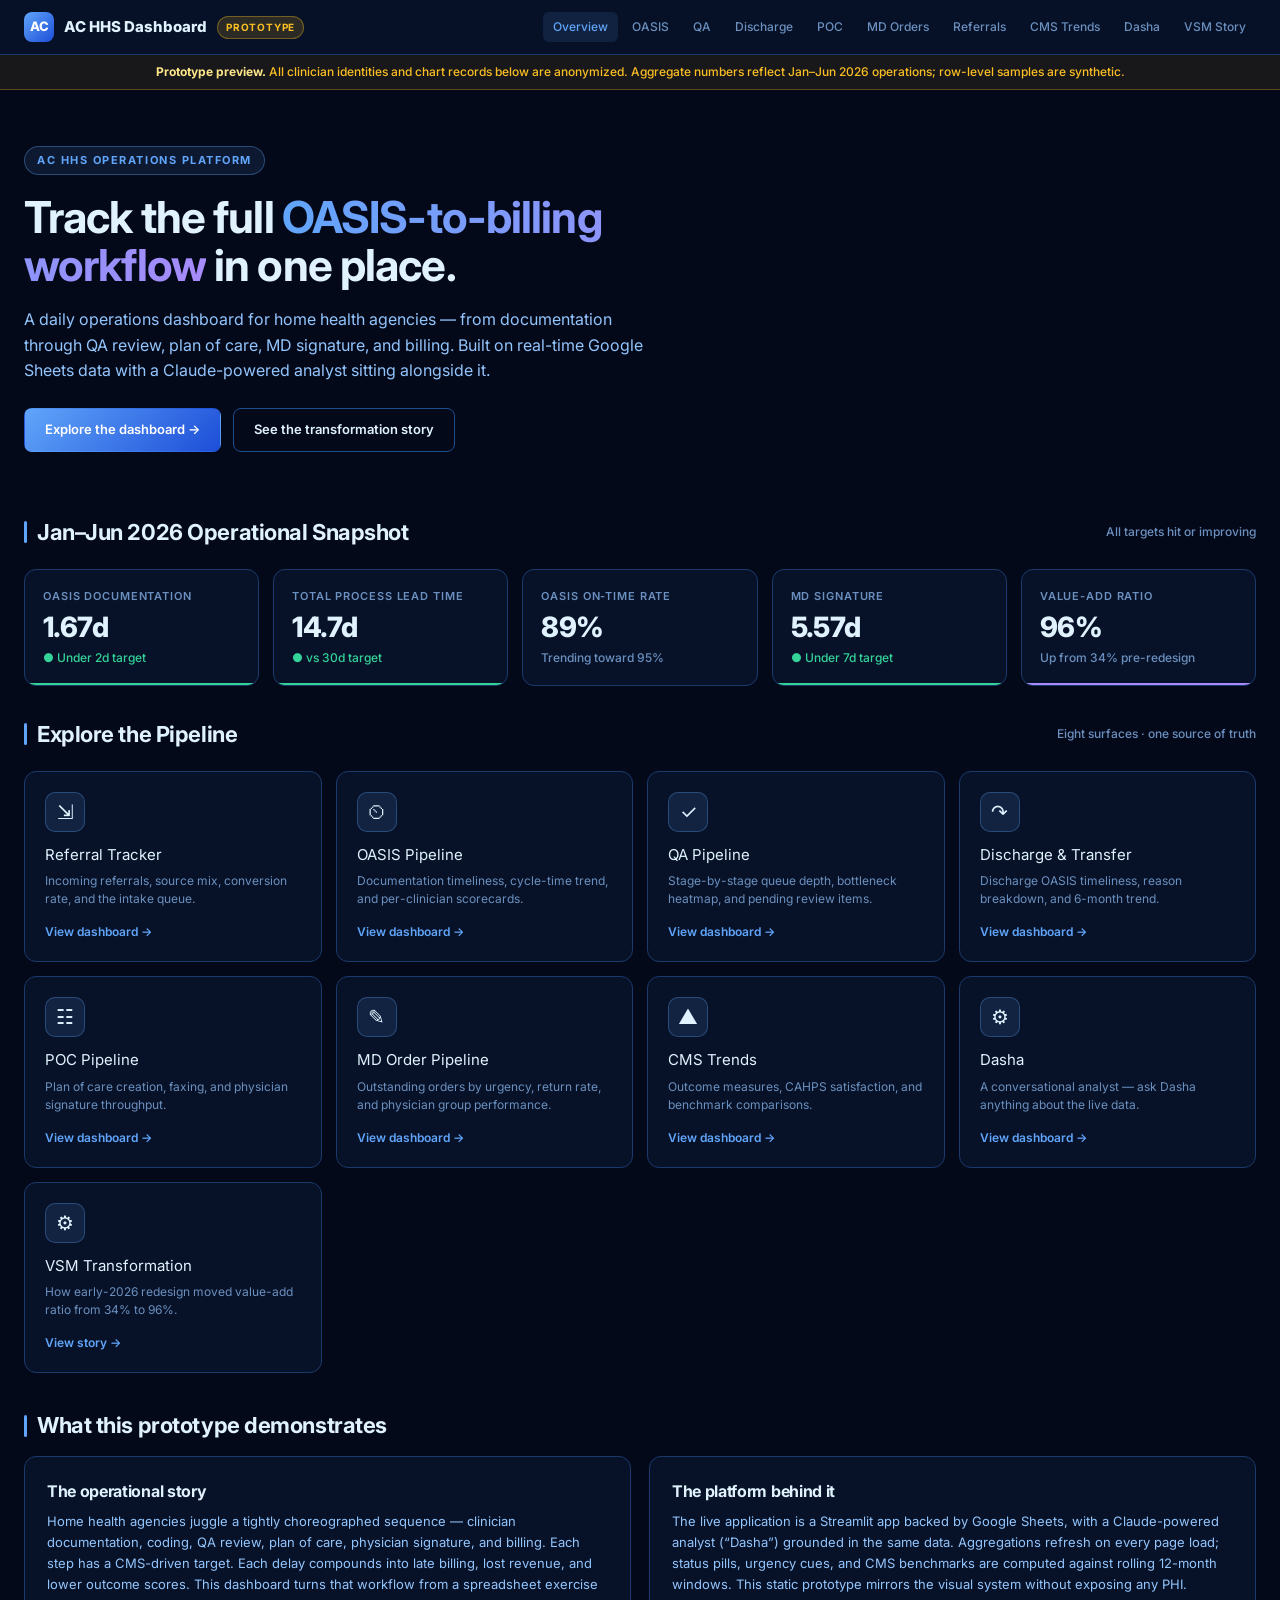
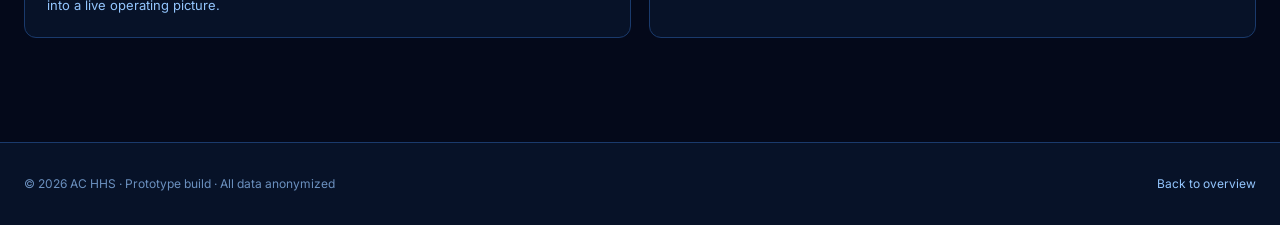
<file: index.html>
<!DOCTYPE html>
<html lang="en">
<head>
  <meta charset="UTF-8" />
  <meta name="viewport" content="width=device-width, initial-scale=1.0" />
  <title>AC HHS Operations Dashboard — Prototype</title>
  <meta name="description" content="Prototype of the AC HHS home health operations dashboard — track OASIS-to-billing workflow in one place." />
  <link rel="stylesheet" href="assets/styles.css" />
</head>
<body>

<nav class="demo-nav">
  <div class="demo-nav-inner">
    <div class="demo-brand">
      <span class="demo-brand-mark">AC</span>
      <span>AC HHS Dashboard</span>
      <span class="demo-pill">Prototype</span>
    </div>
    <div class="demo-nav-links">
      <a href="index.html" class="active">Overview</a>
      <a href="oasis.html">OASIS</a>
      <a href="qa.html">QA</a>
      <a href="discharge.html">Discharge</a>
      <a href="poc.html">POC</a>
      <a href="md-orders.html">MD Orders</a>
      <a href="referral.html">Referrals</a>
      <a href="cms-trends.html">CMS Trends</a>
      <a href="dasha.html">Dasha</a>
      <a href="vsm.html">VSM Story</a>
    </div>
  </div>
</nav>

<div class="demo-banner">
  <strong>Prototype preview.</strong> All clinician identities and chart records below are anonymized. Aggregate numbers reflect Jan&ndash;Jun 2026 operations; row-level samples are synthetic.
</div>

<div class="container">

  <section class="hero">
    <span class="eyebrow">AC HHS Operations Platform</span>
    <h1>Track the full <span class="accent-text">OASIS-to-billing workflow</span> in one place.</h1>
    <p>A daily operations dashboard for home health agencies — from documentation through QA review, plan of care, MD signature, and billing. Built on real-time Google Sheets data with a Claude-powered analyst sitting alongside it.</p>
    <div class="hero-ctas">
      <a class="btn btn-primary" href="oasis.html">Explore the dashboard &rarr;</a>
      <a class="btn btn-secondary" href="vsm.html">See the transformation story</a>
    </div>
  </section>

  <div class="section-header">
    <span class="section-accent"></span>
    <h2>Jan&ndash;Jun 2026 Operational Snapshot</h2>
    <span class="section-sub">All targets hit or improving</span>
  </div>

  <div class="kpi-grid">
    <div class="kpi-card accent-green">
      <div class="kpi-label">OASIS Documentation</div>
      <div class="kpi-value">1.67d</div>
      <div class="kpi-sub good">&#9679; Under 2d target</div>
    </div>
    <div class="kpi-card accent-green">
      <div class="kpi-label">Total Process Lead Time</div>
      <div class="kpi-value">14.7d</div>
      <div class="kpi-sub good">&#9679; vs 30d target</div>
    </div>
    <div class="kpi-card accent-blue">
      <div class="kpi-label">OASIS On-Time Rate</div>
      <div class="kpi-value">89%</div>
      <div class="kpi-sub">Trending toward 95%</div>
    </div>
    <div class="kpi-card accent-green">
      <div class="kpi-label">MD Signature</div>
      <div class="kpi-value">5.57d</div>
      <div class="kpi-sub good">&#9679; Under 7d target</div>
    </div>
    <div class="kpi-card accent-purple">
      <div class="kpi-label">Value-Add Ratio</div>
      <div class="kpi-value">96%</div>
      <div class="kpi-sub">Up from 34% pre-redesign</div>
    </div>
  </div>

  <div class="section-header">
    <span class="section-accent"></span>
    <h2>Explore the Pipeline</h2>
    <span class="section-sub">Eight surfaces &middot; one source of truth</span>
  </div>

  <div class="page-grid">
    <a class="page-card" href="referral.html">
      <div class="page-card-icon">&#8690;</div>
      <div class="page-card-title">Referral Tracker</div>
      <div class="page-card-desc">Incoming referrals, source mix, conversion rate, and the intake queue.</div>
      <span class="page-card-link">View dashboard &rarr;</span>
    </a>
    <a class="page-card" href="oasis.html">
      <div class="page-card-icon">&#9202;</div>
      <div class="page-card-title">OASIS Pipeline</div>
      <div class="page-card-desc">Documentation timeliness, cycle-time trend, and per-clinician scorecards.</div>
      <span class="page-card-link">View dashboard &rarr;</span>
    </a>
    <a class="page-card" href="qa.html">
      <div class="page-card-icon">&#10003;</div>
      <div class="page-card-title">QA Pipeline</div>
      <div class="page-card-desc">Stage-by-stage queue depth, bottleneck heatmap, and pending review items.</div>
      <span class="page-card-link">View dashboard &rarr;</span>
    </a>
    <a class="page-card" href="discharge.html">
      <div class="page-card-icon">&#8631;</div>
      <div class="page-card-title">Discharge &amp; Transfer</div>
      <div class="page-card-desc">Discharge OASIS timeliness, reason breakdown, and 6-month trend.</div>
      <span class="page-card-link">View dashboard &rarr;</span>
    </a>
    <a class="page-card" href="poc.html">
      <div class="page-card-icon">&#9783;</div>
      <div class="page-card-title">POC Pipeline</div>
      <div class="page-card-desc">Plan of care creation, faxing, and physician signature throughput.</div>
      <span class="page-card-link">View dashboard &rarr;</span>
    </a>
    <a class="page-card" href="md-orders.html">
      <div class="page-card-icon">&#9998;</div>
      <div class="page-card-title">MD Order Pipeline</div>
      <div class="page-card-desc">Outstanding orders by urgency, return rate, and physician group performance.</div>
      <span class="page-card-link">View dashboard &rarr;</span>
    </a>
    <a class="page-card" href="cms-trends.html">
      <div class="page-card-icon">&#9650;</div>
      <div class="page-card-title">CMS Trends</div>
      <div class="page-card-desc">Outcome measures, CAHPS satisfaction, and benchmark comparisons.</div>
      <span class="page-card-link">View dashboard &rarr;</span>
    </a>
    <a class="page-card" href="dasha.html">
      <div class="page-card-icon">&#9881;</div>
      <div class="page-card-title">Dasha</div>
      <div class="page-card-desc">A conversational analyst — ask Dasha anything about the live data.</div>
      <span class="page-card-link">View dashboard &rarr;</span>
    </a>
    <a class="page-card" href="vsm.html">
      <div class="page-card-icon">&#9881;</div>
      <div class="page-card-title">VSM Transformation</div>
      <div class="page-card-desc">How early-2026 redesign moved value-add ratio from 34% to 96%.</div>
      <span class="page-card-link">View story &rarr;</span>
    </a>
  </div>

  <div class="section-header">
    <span class="section-accent"></span>
    <h2>What this prototype demonstrates</h2>
  </div>

  <div class="two-col">
    <div class="content-card">
      <h3>The operational story</h3>
      <p>Home health agencies juggle a tightly choreographed sequence — clinician documentation, coding, QA review, plan of care, physician signature, and billing. Each step has a CMS-driven target. Each delay compounds into late billing, lost revenue, and lower outcome scores. This dashboard turns that workflow from a spreadsheet exercise into a live operating picture.</p>
    </div>
    <div class="content-card">
      <h3>The platform behind it</h3>
      <p>The live application is a Streamlit app backed by Google Sheets, with a Claude-powered analyst (&ldquo;Dasha&rdquo;) grounded in the same data. Aggregations refresh on every page load; status pills, urgency cues, and CMS benchmarks are computed against rolling 12-month windows. This static prototype mirrors the visual system without exposing any PHI.</p>
    </div>
  </div>

  <div class="spacer-lg"></div>
</div>

<footer class="demo-footer">
  <div class="demo-footer-row">
    <div>&copy; 2026 AC HHS &middot; Prototype build &middot; All data anonymized</div>
    <div><a href="index.html">Back to overview</a></div>
  </div>
</footer>

</body>
</html>
</file>
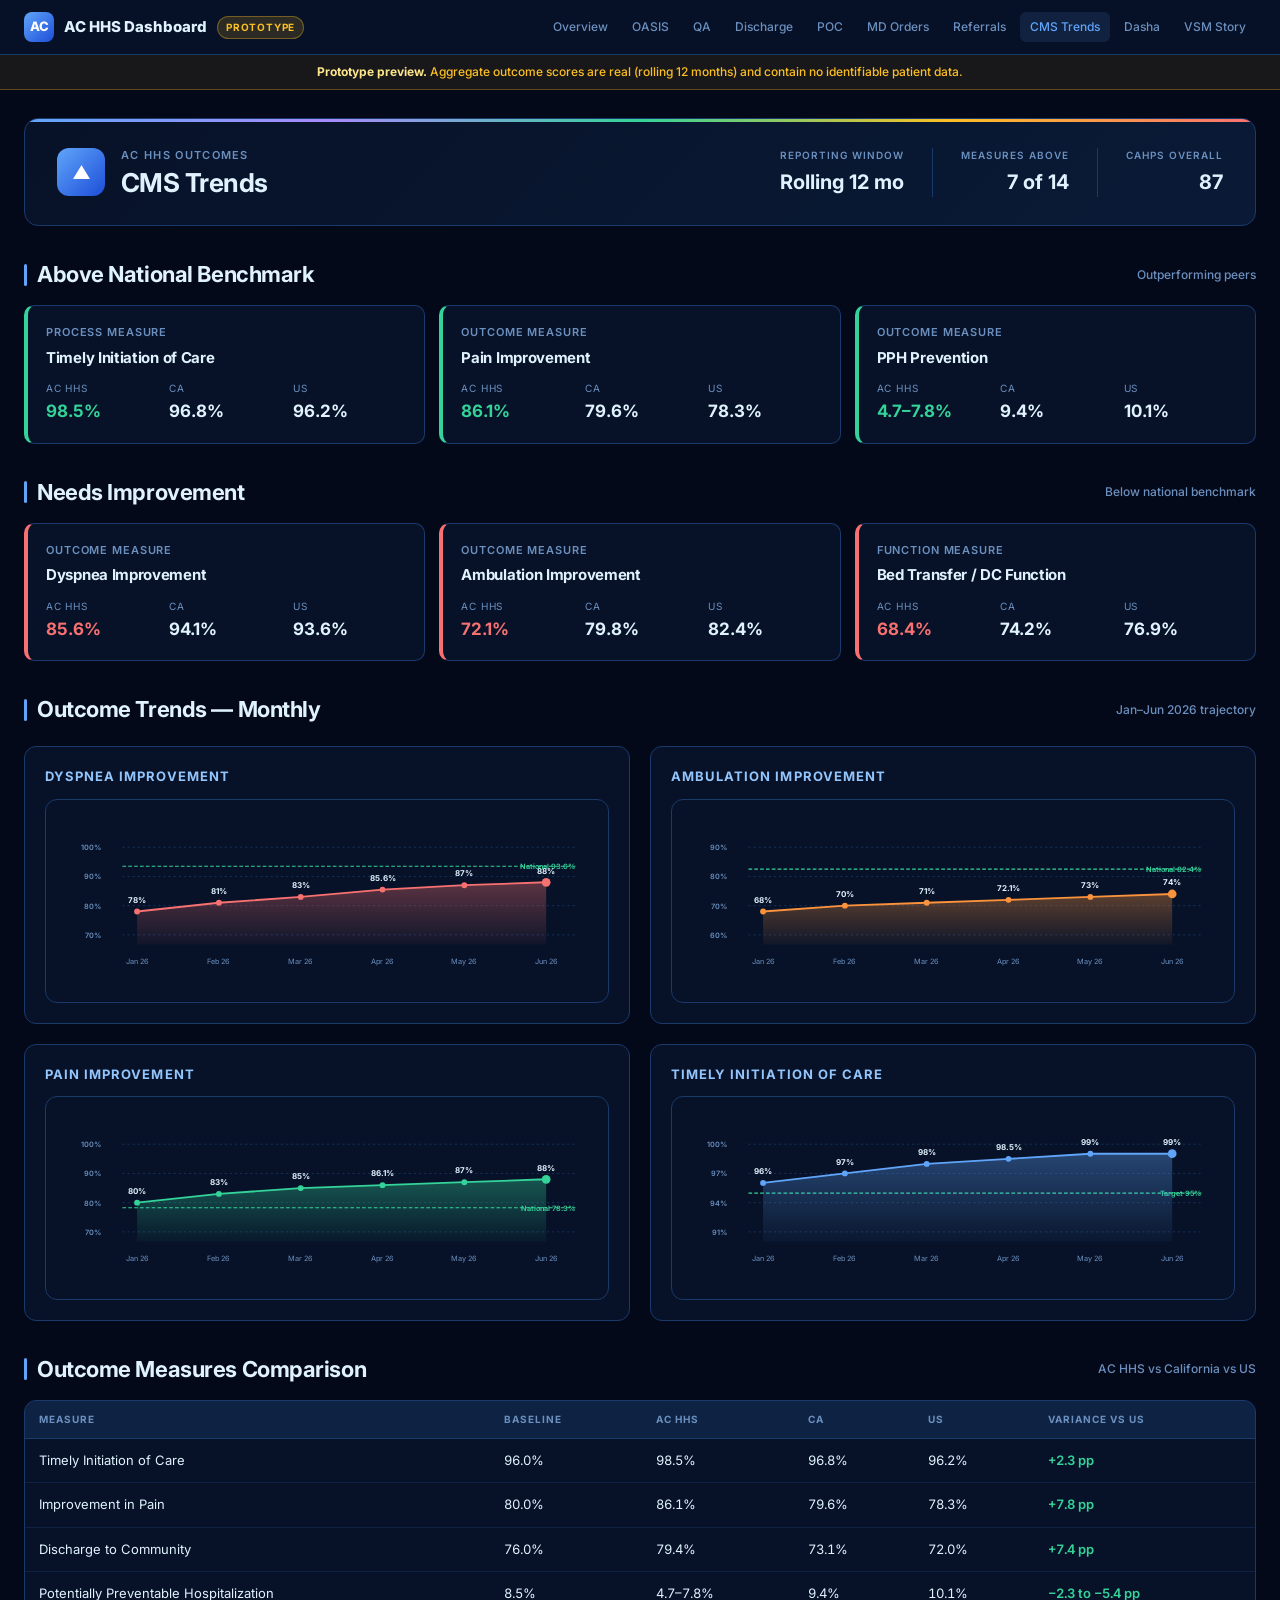
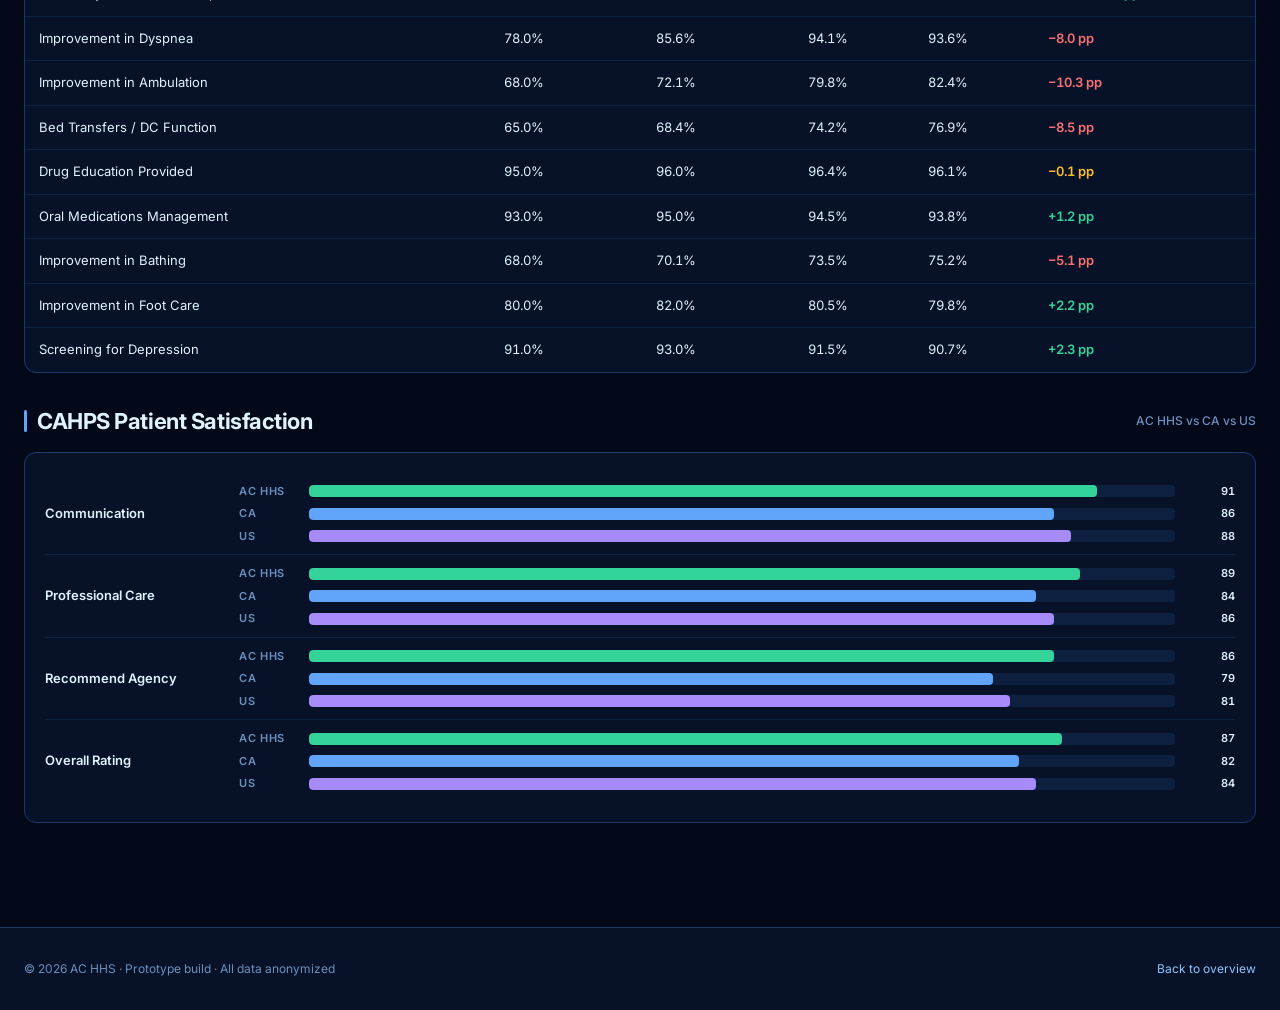
<file: cms-trends.html>
<!DOCTYPE html>
<html lang="en">
<head>
  <meta charset="UTF-8" />
  <meta name="viewport" content="width=device-width, initial-scale=1.0" />
  <title>CMS Trends &middot; AC HHS Dashboard</title>
  <link rel="stylesheet" href="assets/styles.css" />
</head>
<body>

<nav class="demo-nav">
  <div class="demo-nav-inner">
    <div class="demo-brand">
      <span class="demo-brand-mark">AC</span>
      <span>AC HHS Dashboard</span>
      <span class="demo-pill">Prototype</span>
    </div>
    <div class="demo-nav-links">
      <a href="index.html">Overview</a>
      <a href="oasis.html">OASIS</a>
      <a href="qa.html">QA</a>
      <a href="discharge.html">Discharge</a>
      <a href="poc.html">POC</a>
      <a href="md-orders.html">MD Orders</a>
      <a href="referral.html">Referrals</a>
      <a href="cms-trends.html" class="active">CMS Trends</a>
      <a href="dasha.html">Dasha</a>
      <a href="vsm.html">VSM Story</a>
    </div>
  </div>
</nav>

<div class="demo-banner">
  <strong>Prototype preview.</strong> Aggregate outcome scores are real (rolling 12 months) and contain no identifiable patient data.
</div>

<div class="container">

  <header class="dash-header">
    <div class="dash-header-inner">
      <div class="dash-title-block">
        <div class="dash-logo">&#9650;</div>
        <div>
          <div class="dash-eyebrow">AC HHS Outcomes</div>
          <h1 class="dash-title">CMS Trends</h1>
        </div>
      </div>
      <div class="dash-header-stats">
        <div class="header-stat">
          <div class="header-stat-label">Reporting Window</div>
          <div class="header-stat-value">Rolling 12 mo</div>
        </div>
        <div class="header-stat">
          <div class="header-stat-label">Measures Above</div>
          <div class="header-stat-value">7 of 14</div>
        </div>
        <div class="header-stat">
          <div class="header-stat-label">CAHPS Overall</div>
          <div class="header-stat-value">87</div>
        </div>
      </div>
    </div>
  </header>

  <div class="section-header">
    <span class="section-accent"></span>
    <h2>Above National Benchmark</h2>
    <span class="section-sub">Outperforming peers</span>
  </div>

  <div class="flag-grid">
    <div class="flag-card flag-green">
      <div class="flag-card-label">Process Measure</div>
      <h3 class="flag-card-title">Timely Initiation of Care</h3>
      <div class="flag-stats">
        <div class="flag-stat">
          <div class="flag-stat-label">AC HHS</div>
          <div class="flag-stat-value good">98.5%</div>
        </div>
        <div class="flag-stat">
          <div class="flag-stat-label">CA</div>
          <div class="flag-stat-value">96.8%</div>
        </div>
        <div class="flag-stat">
          <div class="flag-stat-label">US</div>
          <div class="flag-stat-value">96.2%</div>
        </div>
      </div>
    </div>
    <div class="flag-card flag-green">
      <div class="flag-card-label">Outcome Measure</div>
      <h3 class="flag-card-title">Pain Improvement</h3>
      <div class="flag-stats">
        <div class="flag-stat">
          <div class="flag-stat-label">AC HHS</div>
          <div class="flag-stat-value good">86.1%</div>
        </div>
        <div class="flag-stat">
          <div class="flag-stat-label">CA</div>
          <div class="flag-stat-value">79.6%</div>
        </div>
        <div class="flag-stat">
          <div class="flag-stat-label">US</div>
          <div class="flag-stat-value">78.3%</div>
        </div>
      </div>
    </div>
    <div class="flag-card flag-green">
      <div class="flag-card-label">Outcome Measure</div>
      <h3 class="flag-card-title">PPH Prevention</h3>
      <div class="flag-stats">
        <div class="flag-stat">
          <div class="flag-stat-label">AC HHS</div>
          <div class="flag-stat-value good">4.7&ndash;7.8%</div>
        </div>
        <div class="flag-stat">
          <div class="flag-stat-label">CA</div>
          <div class="flag-stat-value">9.4%</div>
        </div>
        <div class="flag-stat">
          <div class="flag-stat-label">US</div>
          <div class="flag-stat-value">10.1%</div>
        </div>
      </div>
    </div>
  </div>

  <div class="section-header">
    <span class="section-accent"></span>
    <h2>Needs Improvement</h2>
    <span class="section-sub">Below national benchmark</span>
  </div>

  <div class="flag-grid">
    <div class="flag-card flag-red">
      <div class="flag-card-label">Outcome Measure</div>
      <h3 class="flag-card-title">Dyspnea Improvement</h3>
      <div class="flag-stats">
        <div class="flag-stat">
          <div class="flag-stat-label">AC HHS</div>
          <div class="flag-stat-value bad">85.6%</div>
        </div>
        <div class="flag-stat">
          <div class="flag-stat-label">CA</div>
          <div class="flag-stat-value">94.1%</div>
        </div>
        <div class="flag-stat">
          <div class="flag-stat-label">US</div>
          <div class="flag-stat-value">93.6%</div>
        </div>
      </div>
    </div>
    <div class="flag-card flag-red">
      <div class="flag-card-label">Outcome Measure</div>
      <h3 class="flag-card-title">Ambulation Improvement</h3>
      <div class="flag-stats">
        <div class="flag-stat">
          <div class="flag-stat-label">AC HHS</div>
          <div class="flag-stat-value bad">72.1%</div>
        </div>
        <div class="flag-stat">
          <div class="flag-stat-label">CA</div>
          <div class="flag-stat-value">79.8%</div>
        </div>
        <div class="flag-stat">
          <div class="flag-stat-label">US</div>
          <div class="flag-stat-value">82.4%</div>
        </div>
      </div>
    </div>
    <div class="flag-card flag-red">
      <div class="flag-card-label">Function Measure</div>
      <h3 class="flag-card-title">Bed Transfer / DC Function</h3>
      <div class="flag-stats">
        <div class="flag-stat">
          <div class="flag-stat-label">AC HHS</div>
          <div class="flag-stat-value bad">68.4%</div>
        </div>
        <div class="flag-stat">
          <div class="flag-stat-label">CA</div>
          <div class="flag-stat-value">74.2%</div>
        </div>
        <div class="flag-stat">
          <div class="flag-stat-label">US</div>
          <div class="flag-stat-value">76.9%</div>
        </div>
      </div>
    </div>
  </div>

  <div class="section-header">
    <span class="section-accent"></span>
    <h2>Outcome Trends &mdash; Monthly</h2>
    <span class="section-sub">Jan&ndash;Jun 2026 trajectory</span>
  </div>

  <div class="kpi-grid" style="grid-template-columns: repeat(2, 1fr); gap: 20px;">

    <!-- Chart 1: Dyspnea Improvement -->
    <div class="panel">
      <div class="kpi-label" style="font-size:13px;font-weight:700;color:var(--text-2);margin-bottom:12px;">Dyspnea Improvement</div>
      <div class="trend-chart">
        <svg viewBox="0 0 720 220" xmlns="http://www.w3.org/2000/svg">
          <defs>
            <linearGradient id="cms-dyspnea-area" x1="0" y1="0" x2="0" y2="1">
              <stop offset="0%" stop-color="#f87171" stop-opacity="0.35"/>
              <stop offset="100%" stop-color="#f87171" stop-opacity="0.04"/>
            </linearGradient>
          </defs>
          <!-- Grid lines -->
          <line x1="80" y1="40" x2="700" y2="40" stroke="#1a3a6c" stroke-dasharray="3 4"/>
          <line x1="80" y1="80" x2="700" y2="80" stroke="#1a3a6c" stroke-dasharray="3 4"/>
          <line x1="80" y1="120" x2="700" y2="120" stroke="#1a3a6c" stroke-dasharray="3 4"/>
          <line x1="80" y1="160" x2="700" y2="160" stroke="#1a3a6c" stroke-dasharray="3 4"/>
          <!-- Y-axis labels -->
          <text x="50" y="44" text-anchor="end" fill="#6b90bf" font-size="10" font-family="Inter" font-weight="600">100%</text>
          <text x="50" y="84" text-anchor="end" fill="#6b90bf" font-size="10" font-family="Inter" font-weight="600">90%</text>
          <text x="50" y="124" text-anchor="end" fill="#6b90bf" font-size="10" font-family="Inter" font-weight="600">80%</text>
          <text x="50" y="164" text-anchor="end" fill="#6b90bf" font-size="10" font-family="Inter" font-weight="600">70%</text>
          <!-- National benchmark line -->
          <line x1="80" y1="66" x2="700" y2="66" stroke="#34d399" stroke-dasharray="5 3" stroke-width="1.5"/>
          <text x="700" y="70" fill="#34d399" font-size="10" font-family="Inter" font-weight="600" text-anchor="end">National 93.6%</text>
          <!-- Area fill Jan-Jun: 78,81,83,85.6,87,88 y=40+(100-pct)*4 -->
          <path d="M 100 173 L 100 128 L 212 116 L 324 108 L 436 98 L 548 92 L 660 88 L 660 173 Z" fill="url(#cms-dyspnea-area)"/>
          <!-- Line -->
          <path d="M 100 128 L 212 116 L 324 108 L 436 98 L 548 92 L 660 88" fill="none" stroke="#f87171" stroke-width="2.5" stroke-linejoin="round"/>
          <!-- Data points -->
          <circle cx="100" cy="128" r="4" fill="#f87171"/>
          <circle cx="212" cy="116" r="4" fill="#f87171"/>
          <circle cx="324" cy="108" r="4" fill="#f87171"/>
          <circle cx="436" cy="98"  r="4" fill="#f87171"/>
          <circle cx="548" cy="92"  r="4" fill="#f87171"/>
          <circle cx="660" cy="88"  r="6" fill="#f87171"/>
          <!-- Data labels -->
          <text x="100" y="116" text-anchor="middle" fill="#e0f2fe" font-size="11" font-family="Inter" font-weight="700">78%</text>
          <text x="212" y="104" text-anchor="middle" fill="#e0f2fe" font-size="11" font-family="Inter" font-weight="700">81%</text>
          <text x="324" y="96"  text-anchor="middle" fill="#e0f2fe" font-size="11" font-family="Inter" font-weight="700">83%</text>
          <text x="436" y="86"  text-anchor="middle" fill="#e0f2fe" font-size="11" font-family="Inter" font-weight="700">85.6%</text>
          <text x="548" y="80"  text-anchor="middle" fill="#e0f2fe" font-size="11" font-family="Inter" font-weight="700">87%</text>
          <text x="660" y="76"  text-anchor="middle" fill="#e0f2fe" font-size="11" font-family="Inter" font-weight="700">88%</text>
          <!-- X-axis labels -->
          <text x="100" y="200" text-anchor="middle" fill="#6b90bf" font-size="10" font-family="Inter">Jan 26</text>
          <text x="212" y="200" text-anchor="middle" fill="#6b90bf" font-size="10" font-family="Inter">Feb 26</text>
          <text x="324" y="200" text-anchor="middle" fill="#6b90bf" font-size="10" font-family="Inter">Mar 26</text>
          <text x="436" y="200" text-anchor="middle" fill="#6b90bf" font-size="10" font-family="Inter">Apr 26</text>
          <text x="548" y="200" text-anchor="middle" fill="#6b90bf" font-size="10" font-family="Inter">May 26</text>
          <text x="660" y="200" text-anchor="middle" fill="#6b90bf" font-size="10" font-family="Inter">Jun 26</text>
        </svg>
      </div>
    </div>

    <!-- Chart 2: Ambulation Improvement -->
    <div class="panel">
      <div class="kpi-label" style="font-size:13px;font-weight:700;color:var(--text-2);margin-bottom:12px;">Ambulation Improvement</div>
      <div class="trend-chart">
        <svg viewBox="0 0 720 220" xmlns="http://www.w3.org/2000/svg">
          <defs>
            <linearGradient id="cms-ambulation-area" x1="0" y1="0" x2="0" y2="1">
              <stop offset="0%" stop-color="#fb923c" stop-opacity="0.35"/>
              <stop offset="100%" stop-color="#fb923c" stop-opacity="0.04"/>
            </linearGradient>
          </defs>
          <!-- Grid lines -->
          <line x1="80" y1="40" x2="700" y2="40" stroke="#1a3a6c" stroke-dasharray="3 4"/>
          <line x1="80" y1="80" x2="700" y2="80" stroke="#1a3a6c" stroke-dasharray="3 4"/>
          <line x1="80" y1="120" x2="700" y2="120" stroke="#1a3a6c" stroke-dasharray="3 4"/>
          <line x1="80" y1="160" x2="700" y2="160" stroke="#1a3a6c" stroke-dasharray="3 4"/>
          <!-- Y-axis labels -->
          <text x="50" y="44" text-anchor="end" fill="#6b90bf" font-size="10" font-family="Inter" font-weight="600">90%</text>
          <text x="50" y="84" text-anchor="end" fill="#6b90bf" font-size="10" font-family="Inter" font-weight="600">80%</text>
          <text x="50" y="124" text-anchor="end" fill="#6b90bf" font-size="10" font-family="Inter" font-weight="600">70%</text>
          <text x="50" y="164" text-anchor="end" fill="#6b90bf" font-size="10" font-family="Inter" font-weight="600">60%</text>
          <!-- National benchmark line -->
          <line x1="80" y1="70" x2="700" y2="70" stroke="#34d399" stroke-dasharray="5 3" stroke-width="1.5"/>
          <text x="700" y="74" fill="#34d399" font-size="10" font-family="Inter" font-weight="600" text-anchor="end">National 82.4%</text>
          <!-- Area fill Jan-Jun: 68,70,71,72.1,73,74 y=40+(90-pct)*4 -->
          <path d="M 100 173 L 100 128 L 212 120 L 324 116 L 436 112 L 548 108 L 660 104 L 660 173 Z" fill="url(#cms-ambulation-area)"/>
          <!-- Line -->
          <path d="M 100 128 L 212 120 L 324 116 L 436 112 L 548 108 L 660 104" fill="none" stroke="#fb923c" stroke-width="2.5" stroke-linejoin="round"/>
          <!-- Data points -->
          <circle cx="100" cy="128" r="4" fill="#fb923c"/>
          <circle cx="212" cy="120" r="4" fill="#fb923c"/>
          <circle cx="324" cy="116" r="4" fill="#fb923c"/>
          <circle cx="436" cy="112" r="4" fill="#fb923c"/>
          <circle cx="548" cy="108" r="4" fill="#fb923c"/>
          <circle cx="660" cy="104" r="6" fill="#fb923c"/>
          <!-- Data labels -->
          <text x="100" y="116" text-anchor="middle" fill="#e0f2fe" font-size="11" font-family="Inter" font-weight="700">68%</text>
          <text x="212" y="108" text-anchor="middle" fill="#e0f2fe" font-size="11" font-family="Inter" font-weight="700">70%</text>
          <text x="324" y="104" text-anchor="middle" fill="#e0f2fe" font-size="11" font-family="Inter" font-weight="700">71%</text>
          <text x="436" y="100" text-anchor="middle" fill="#e0f2fe" font-size="11" font-family="Inter" font-weight="700">72.1%</text>
          <text x="548" y="96"  text-anchor="middle" fill="#e0f2fe" font-size="11" font-family="Inter" font-weight="700">73%</text>
          <text x="660" y="92"  text-anchor="middle" fill="#e0f2fe" font-size="11" font-family="Inter" font-weight="700">74%</text>
          <!-- X-axis labels -->
          <text x="100" y="200" text-anchor="middle" fill="#6b90bf" font-size="10" font-family="Inter">Jan 26</text>
          <text x="212" y="200" text-anchor="middle" fill="#6b90bf" font-size="10" font-family="Inter">Feb 26</text>
          <text x="324" y="200" text-anchor="middle" fill="#6b90bf" font-size="10" font-family="Inter">Mar 26</text>
          <text x="436" y="200" text-anchor="middle" fill="#6b90bf" font-size="10" font-family="Inter">Apr 26</text>
          <text x="548" y="200" text-anchor="middle" fill="#6b90bf" font-size="10" font-family="Inter">May 26</text>
          <text x="660" y="200" text-anchor="middle" fill="#6b90bf" font-size="10" font-family="Inter">Jun 26</text>
        </svg>
      </div>
    </div>

    <!-- Chart 3: Pain Improvement -->
    <div class="panel">
      <div class="kpi-label" style="font-size:13px;font-weight:700;color:var(--text-2);margin-bottom:12px;">Pain Improvement</div>
      <div class="trend-chart">
        <svg viewBox="0 0 720 220" xmlns="http://www.w3.org/2000/svg">
          <defs>
            <linearGradient id="cms-pain-area" x1="0" y1="0" x2="0" y2="1">
              <stop offset="0%" stop-color="#34d399" stop-opacity="0.35"/>
              <stop offset="100%" stop-color="#34d399" stop-opacity="0.04"/>
            </linearGradient>
          </defs>
          <!-- Grid lines -->
          <line x1="80" y1="40" x2="700" y2="40" stroke="#1a3a6c" stroke-dasharray="3 4"/>
          <line x1="80" y1="80" x2="700" y2="80" stroke="#1a3a6c" stroke-dasharray="3 4"/>
          <line x1="80" y1="120" x2="700" y2="120" stroke="#1a3a6c" stroke-dasharray="3 4"/>
          <line x1="80" y1="160" x2="700" y2="160" stroke="#1a3a6c" stroke-dasharray="3 4"/>
          <!-- Y-axis labels -->
          <text x="50" y="44" text-anchor="end" fill="#6b90bf" font-size="10" font-family="Inter" font-weight="600">100%</text>
          <text x="50" y="84" text-anchor="end" fill="#6b90bf" font-size="10" font-family="Inter" font-weight="600">90%</text>
          <text x="50" y="124" text-anchor="end" fill="#6b90bf" font-size="10" font-family="Inter" font-weight="600">80%</text>
          <text x="50" y="164" text-anchor="end" fill="#6b90bf" font-size="10" font-family="Inter" font-weight="600">70%</text>
          <!-- National benchmark line -->
          <line x1="80" y1="127" x2="700" y2="127" stroke="#34d399" stroke-dasharray="5 3" stroke-width="1.5"/>
          <text x="700" y="131" fill="#34d399" font-size="10" font-family="Inter" font-weight="600" text-anchor="end">National 78.3%</text>
          <!-- Area fill Jan-Jun: 80,83,85,86.1,87,88 y=40+(100-pct)*4 -->
          <path d="M 100 173 L 100 120 L 212 108 L 324 100 L 436 96 L 548 92 L 660 88 L 660 173 Z" fill="url(#cms-pain-area)"/>
          <!-- Line -->
          <path d="M 100 120 L 212 108 L 324 100 L 436 96 L 548 92 L 660 88" fill="none" stroke="#34d399" stroke-width="2.5" stroke-linejoin="round"/>
          <!-- Data points -->
          <circle cx="100" cy="120" r="4" fill="#34d399"/>
          <circle cx="212" cy="108" r="4" fill="#34d399"/>
          <circle cx="324" cy="100" r="4" fill="#34d399"/>
          <circle cx="436" cy="96"  r="4" fill="#34d399"/>
          <circle cx="548" cy="92"  r="4" fill="#34d399"/>
          <circle cx="660" cy="88"  r="6" fill="#34d399"/>
          <!-- Data labels -->
          <text x="100" y="108" text-anchor="middle" fill="#e0f2fe" font-size="11" font-family="Inter" font-weight="700">80%</text>
          <text x="212" y="96"  text-anchor="middle" fill="#e0f2fe" font-size="11" font-family="Inter" font-weight="700">83%</text>
          <text x="324" y="88"  text-anchor="middle" fill="#e0f2fe" font-size="11" font-family="Inter" font-weight="700">85%</text>
          <text x="436" y="84"  text-anchor="middle" fill="#e0f2fe" font-size="11" font-family="Inter" font-weight="700">86.1%</text>
          <text x="548" y="80"  text-anchor="middle" fill="#e0f2fe" font-size="11" font-family="Inter" font-weight="700">87%</text>
          <text x="660" y="76"  text-anchor="middle" fill="#e0f2fe" font-size="11" font-family="Inter" font-weight="700">88%</text>
          <!-- X-axis labels -->
          <text x="100" y="200" text-anchor="middle" fill="#6b90bf" font-size="10" font-family="Inter">Jan 26</text>
          <text x="212" y="200" text-anchor="middle" fill="#6b90bf" font-size="10" font-family="Inter">Feb 26</text>
          <text x="324" y="200" text-anchor="middle" fill="#6b90bf" font-size="10" font-family="Inter">Mar 26</text>
          <text x="436" y="200" text-anchor="middle" fill="#6b90bf" font-size="10" font-family="Inter">Apr 26</text>
          <text x="548" y="200" text-anchor="middle" fill="#6b90bf" font-size="10" font-family="Inter">May 26</text>
          <text x="660" y="200" text-anchor="middle" fill="#6b90bf" font-size="10" font-family="Inter">Jun 26</text>
        </svg>
      </div>
    </div>

    <!-- Chart 4: Timely Initiation of Care -->
    <div class="panel">
      <div class="kpi-label" style="font-size:13px;font-weight:700;color:var(--text-2);margin-bottom:12px;">Timely Initiation of Care</div>
      <div class="trend-chart">
        <svg viewBox="0 0 720 220" xmlns="http://www.w3.org/2000/svg">
          <defs>
            <linearGradient id="cms-timely-area" x1="0" y1="0" x2="0" y2="1">
              <stop offset="0%" stop-color="#60a5fa" stop-opacity="0.35"/>
              <stop offset="100%" stop-color="#60a5fa" stop-opacity="0.04"/>
            </linearGradient>
          </defs>
          <!-- Grid lines -->
          <line x1="80" y1="40" x2="700" y2="40" stroke="#1a3a6c" stroke-dasharray="3 4"/>
          <line x1="80" y1="80" x2="700" y2="80" stroke="#1a3a6c" stroke-dasharray="3 4"/>
          <line x1="80" y1="120" x2="700" y2="120" stroke="#1a3a6c" stroke-dasharray="3 4"/>
          <line x1="80" y1="160" x2="700" y2="160" stroke="#1a3a6c" stroke-dasharray="3 4"/>
          <!-- Y-axis labels -->
          <text x="50" y="44" text-anchor="end" fill="#6b90bf" font-size="10" font-family="Inter" font-weight="600">100%</text>
          <text x="50" y="84" text-anchor="end" fill="#6b90bf" font-size="10" font-family="Inter" font-weight="600">97%</text>
          <text x="50" y="124" text-anchor="end" fill="#6b90bf" font-size="10" font-family="Inter" font-weight="600">94%</text>
          <text x="50" y="164" text-anchor="end" fill="#6b90bf" font-size="10" font-family="Inter" font-weight="600">91%</text>
          <!-- Target line -->
          <line x1="80" y1="107" x2="700" y2="107" stroke="#34d399" stroke-dasharray="5 3" stroke-width="1.5"/>
          <text x="700" y="111" fill="#34d399" font-size="10" font-family="Inter" font-weight="600" text-anchor="end">Target 95%</text>
          <!-- Area fill Jan-Jun: 96,97,98,98.5,99,99 y=40+(100-pct)*40/3 -->
          <path d="M 100 173 L 100 93 L 212 80 L 324 67 L 436 60 L 548 53 L 660 53 L 660 173 Z" fill="url(#cms-timely-area)"/>
          <!-- Line -->
          <path d="M 100 93 L 212 80 L 324 67 L 436 60 L 548 53 L 660 53" fill="none" stroke="#60a5fa" stroke-width="2.5" stroke-linejoin="round"/>
          <!-- Data points -->
          <circle cx="100" cy="93"  r="4" fill="#60a5fa"/>
          <circle cx="212" cy="80"  r="4" fill="#60a5fa"/>
          <circle cx="324" cy="67"  r="4" fill="#60a5fa"/>
          <circle cx="436" cy="60"  r="4" fill="#60a5fa"/>
          <circle cx="548" cy="53"  r="4" fill="#60a5fa"/>
          <circle cx="660" cy="53"  r="6" fill="#60a5fa"/>
          <!-- Data labels -->
          <text x="100" y="81"  text-anchor="middle" fill="#e0f2fe" font-size="11" font-family="Inter" font-weight="700">96%</text>
          <text x="212" y="68"  text-anchor="middle" fill="#e0f2fe" font-size="11" font-family="Inter" font-weight="700">97%</text>
          <text x="324" y="55"  text-anchor="middle" fill="#e0f2fe" font-size="11" font-family="Inter" font-weight="700">98%</text>
          <text x="436" y="48"  text-anchor="middle" fill="#e0f2fe" font-size="11" font-family="Inter" font-weight="700">98.5%</text>
          <text x="548" y="41"  text-anchor="middle" fill="#e0f2fe" font-size="11" font-family="Inter" font-weight="700">99%</text>
          <text x="660" y="41"  text-anchor="middle" fill="#e0f2fe" font-size="11" font-family="Inter" font-weight="700">99%</text>
          <!-- X-axis labels -->
          <text x="100" y="200" text-anchor="middle" fill="#6b90bf" font-size="10" font-family="Inter">Jan 26</text>
          <text x="212" y="200" text-anchor="middle" fill="#6b90bf" font-size="10" font-family="Inter">Feb 26</text>
          <text x="324" y="200" text-anchor="middle" fill="#6b90bf" font-size="10" font-family="Inter">Mar 26</text>
          <text x="436" y="200" text-anchor="middle" fill="#6b90bf" font-size="10" font-family="Inter">Apr 26</text>
          <text x="548" y="200" text-anchor="middle" fill="#6b90bf" font-size="10" font-family="Inter">May 26</text>
          <text x="660" y="200" text-anchor="middle" fill="#6b90bf" font-size="10" font-family="Inter">Jun 26</text>
        </svg>
      </div>
    </div>

  </div>

  <div class="section-header">
    <span class="section-accent"></span>
    <h2>Outcome Measures Comparison</h2>
    <span class="section-sub">AC HHS vs California vs US</span>
  </div>

  <div class="pipeline-table-wrap">
    <table class="pipeline-table">
      <thead>
        <tr>
          <th>Measure</th>
          <th>Baseline</th>
          <th>AC HHS</th>
          <th>CA</th>
          <th>US</th>
          <th>Variance vs US</th>
        </tr>
      </thead>
      <tbody>
        <tr>
          <td>Timely Initiation of Care</td>
          <td class="num">96.0%</td>
          <td class="num">98.5%</td>
          <td class="num">96.8%</td>
          <td class="num">96.2%</td>
          <td class="num above">+2.3 pp</td>
        </tr>
        <tr>
          <td>Improvement in Pain</td>
          <td class="num">80.0%</td>
          <td class="num">86.1%</td>
          <td class="num">79.6%</td>
          <td class="num">78.3%</td>
          <td class="num above">+7.8 pp</td>
        </tr>
        <tr>
          <td>Discharge to Community</td>
          <td class="num">76.0%</td>
          <td class="num">79.4%</td>
          <td class="num">73.1%</td>
          <td class="num">72.0%</td>
          <td class="num above">+7.4 pp</td>
        </tr>
        <tr>
          <td>Potentially Preventable Hospitalization</td>
          <td class="num">8.5%</td>
          <td class="num">4.7&ndash;7.8%</td>
          <td class="num">9.4%</td>
          <td class="num">10.1%</td>
          <td class="num above">&minus;2.3 to &minus;5.4 pp</td>
        </tr>
        <tr>
          <td>Improvement in Dyspnea</td>
          <td class="num">78.0%</td>
          <td class="num">85.6%</td>
          <td class="num">94.1%</td>
          <td class="num">93.6%</td>
          <td class="num below">&minus;8.0 pp</td>
        </tr>
        <tr>
          <td>Improvement in Ambulation</td>
          <td class="num">68.0%</td>
          <td class="num">72.1%</td>
          <td class="num">79.8%</td>
          <td class="num">82.4%</td>
          <td class="num below">&minus;10.3 pp</td>
        </tr>
        <tr>
          <td>Bed Transfers / DC Function</td>
          <td class="num">65.0%</td>
          <td class="num">68.4%</td>
          <td class="num">74.2%</td>
          <td class="num">76.9%</td>
          <td class="num below">&minus;8.5 pp</td>
        </tr>
        <tr>
          <td>Drug Education Provided</td>
          <td class="num">95.0%</td>
          <td class="num">96.0%</td>
          <td class="num">96.4%</td>
          <td class="num">96.1%</td>
          <td class="num near">&minus;0.1 pp</td>
        </tr>
        <tr>
          <td>Oral Medications Management</td>
          <td class="num">93.0%</td>
          <td class="num">95.0%</td>
          <td class="num">94.5%</td>
          <td class="num">93.8%</td>
          <td class="num above">+1.2 pp</td>
        </tr>
        <tr>
          <td>Improvement in Bathing</td>
          <td class="num">68.0%</td>
          <td class="num">70.1%</td>
          <td class="num">73.5%</td>
          <td class="num">75.2%</td>
          <td class="num below">&minus;5.1 pp</td>
        </tr>
        <tr>
          <td>Improvement in Foot Care</td>
          <td class="num">80.0%</td>
          <td class="num">82.0%</td>
          <td class="num">80.5%</td>
          <td class="num">79.8%</td>
          <td class="num above">+2.2 pp</td>
        </tr>
        <tr>
          <td>Screening for Depression</td>
          <td class="num">91.0%</td>
          <td class="num">93.0%</td>
          <td class="num">91.5%</td>
          <td class="num">90.7%</td>
          <td class="num above">+2.3 pp</td>
        </tr>
      </tbody>
    </table>
  </div>

  <div class="section-header">
    <span class="section-accent"></span>
    <h2>CAHPS Patient Satisfaction</h2>
    <span class="section-sub">AC HHS vs CA vs US</span>
  </div>

  <div class="panel">
    <div class="grouped-bar-row">
      <div class="grouped-bar-label">Communication</div>
      <div class="grouped-bar-set">
        <div class="grouped-bar-item">
          <span class="source">AC HHS</span>
          <div class="track"><div class="fill" style="width: 91%; background: #34d399;"></div></div>
          <span class="num">91</span>
        </div>
        <div class="grouped-bar-item">
          <span class="source">CA</span>
          <div class="track"><div class="fill" style="width: 86%; background: #60a5fa;"></div></div>
          <span class="num">86</span>
        </div>
        <div class="grouped-bar-item">
          <span class="source">US</span>
          <div class="track"><div class="fill" style="width: 88%; background: #a78bfa;"></div></div>
          <span class="num">88</span>
        </div>
      </div>
    </div>
    <div class="grouped-bar-row">
      <div class="grouped-bar-label">Professional Care</div>
      <div class="grouped-bar-set">
        <div class="grouped-bar-item">
          <span class="source">AC HHS</span>
          <div class="track"><div class="fill" style="width: 89%; background: #34d399;"></div></div>
          <span class="num">89</span>
        </div>
        <div class="grouped-bar-item">
          <span class="source">CA</span>
          <div class="track"><div class="fill" style="width: 84%; background: #60a5fa;"></div></div>
          <span class="num">84</span>
        </div>
        <div class="grouped-bar-item">
          <span class="source">US</span>
          <div class="track"><div class="fill" style="width: 86%; background: #a78bfa;"></div></div>
          <span class="num">86</span>
        </div>
      </div>
    </div>
    <div class="grouped-bar-row">
      <div class="grouped-bar-label">Recommend Agency</div>
      <div class="grouped-bar-set">
        <div class="grouped-bar-item">
          <span class="source">AC HHS</span>
          <div class="track"><div class="fill" style="width: 86%; background: #34d399;"></div></div>
          <span class="num">86</span>
        </div>
        <div class="grouped-bar-item">
          <span class="source">CA</span>
          <div class="track"><div class="fill" style="width: 79%; background: #60a5fa;"></div></div>
          <span class="num">79</span>
        </div>
        <div class="grouped-bar-item">
          <span class="source">US</span>
          <div class="track"><div class="fill" style="width: 81%; background: #a78bfa;"></div></div>
          <span class="num">81</span>
        </div>
      </div>
    </div>
    <div class="grouped-bar-row">
      <div class="grouped-bar-label">Overall Rating</div>
      <div class="grouped-bar-set">
        <div class="grouped-bar-item">
          <span class="source">AC HHS</span>
          <div class="track"><div class="fill" style="width: 87%; background: #34d399;"></div></div>
          <span class="num">87</span>
        </div>
        <div class="grouped-bar-item">
          <span class="source">CA</span>
          <div class="track"><div class="fill" style="width: 82%; background: #60a5fa;"></div></div>
          <span class="num">82</span>
        </div>
        <div class="grouped-bar-item">
          <span class="source">US</span>
          <div class="track"><div class="fill" style="width: 84%; background: #a78bfa;"></div></div>
          <span class="num">84</span>
        </div>
      </div>
    </div>
  </div>

  <div class="spacer-lg"></div>
</div>

<footer class="demo-footer">
  <div class="demo-footer-row">
    <div>&copy; 2026 AC HHS &middot; Prototype build &middot; All data anonymized</div>
    <div><a href="index.html">Back to overview</a></div>
  </div>
</footer>

</body>
</html>
</file>
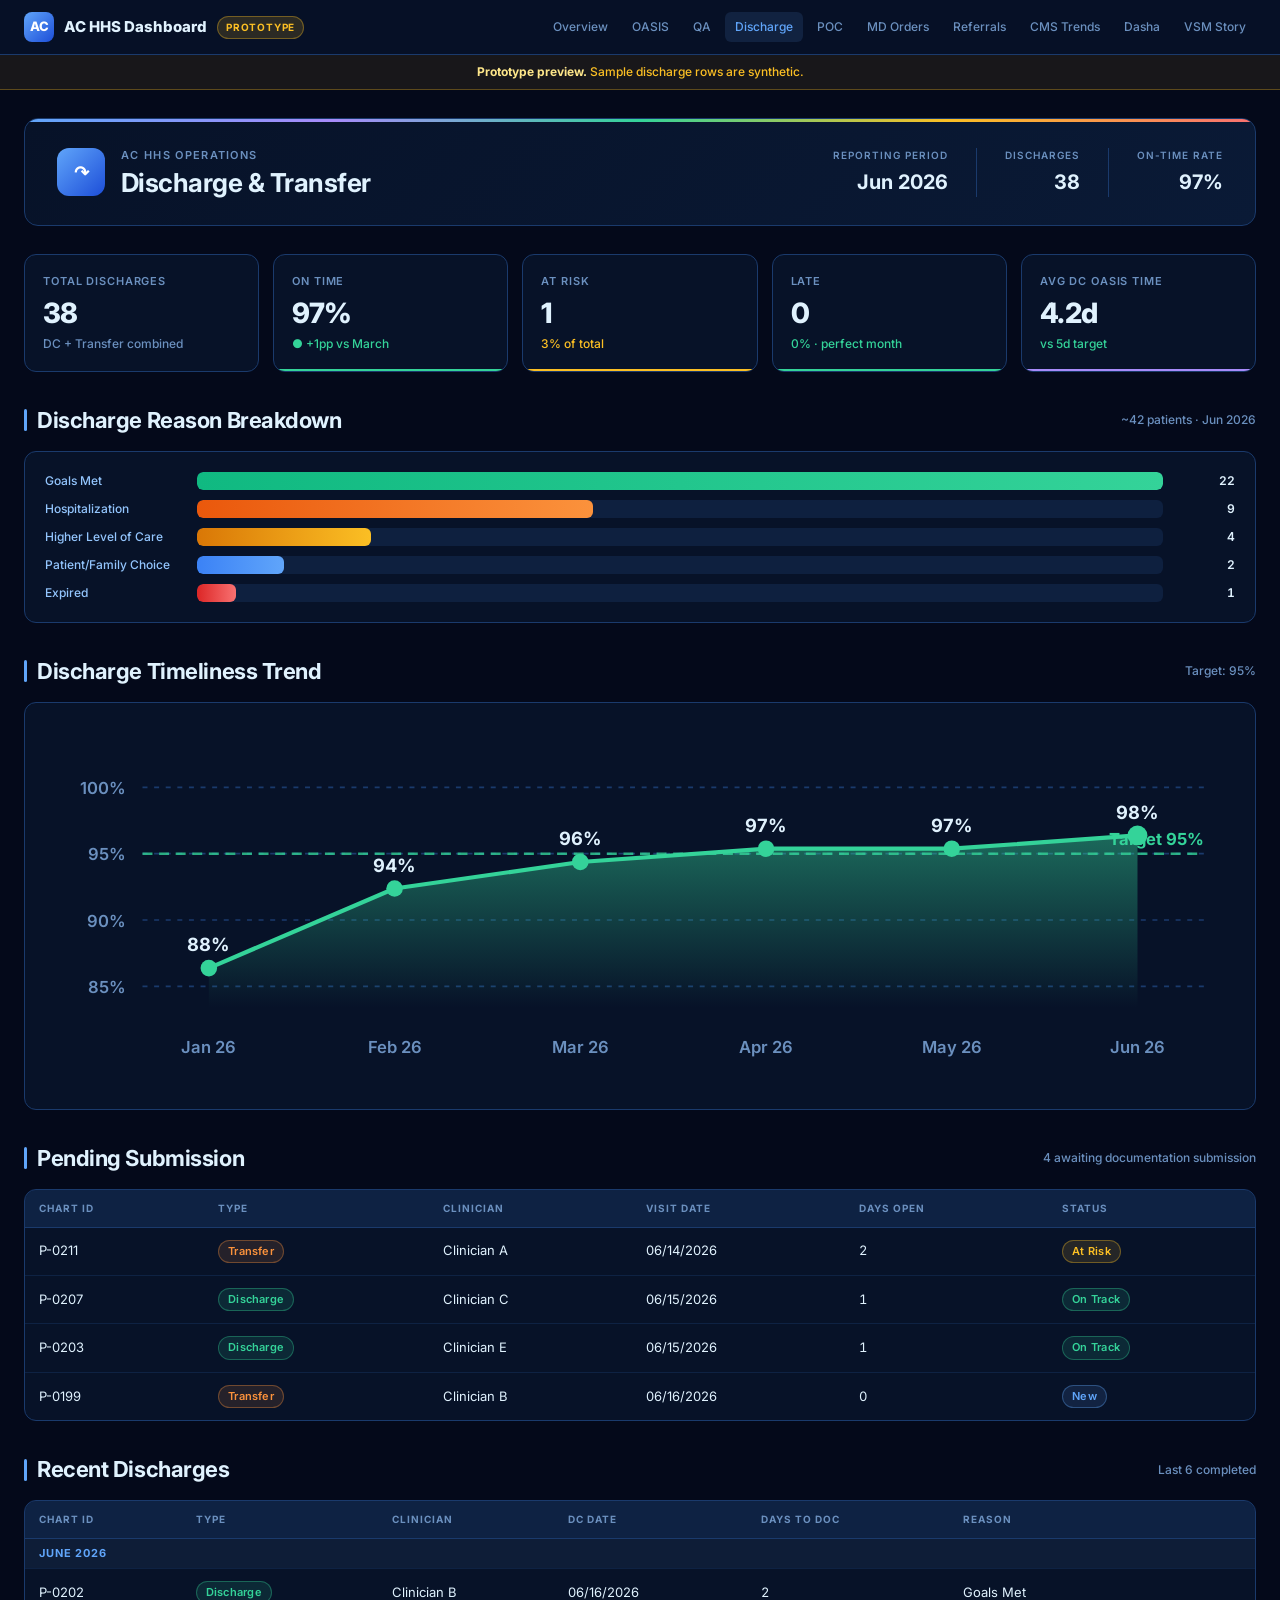
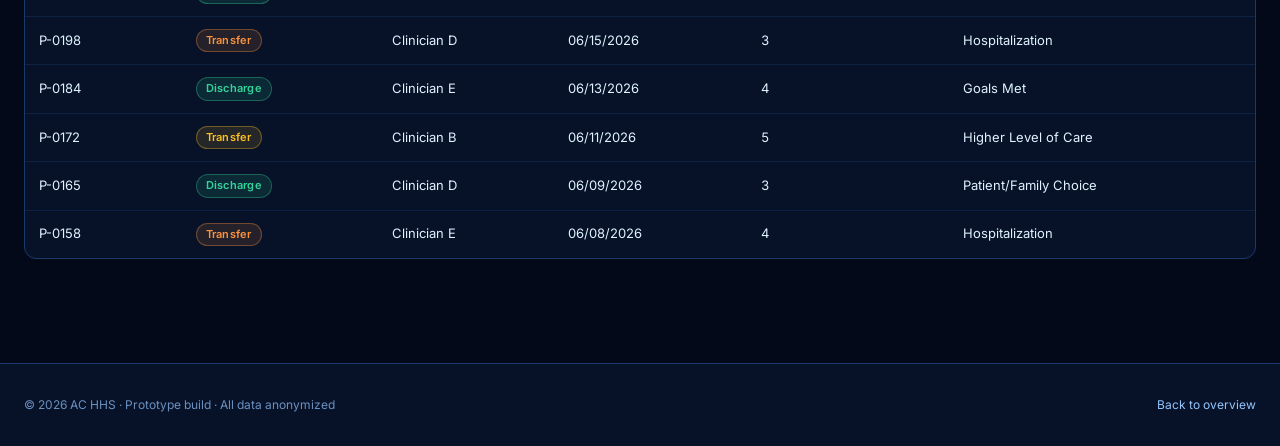
<file: discharge.html>
<!DOCTYPE html>
<html lang="en">
<head>
  <meta charset="UTF-8" />
  <meta name="viewport" content="width=device-width, initial-scale=1.0" />
  <title>Discharge &amp; Transfer &middot; AC HHS Dashboard</title>
  <link rel="stylesheet" href="assets/styles.css" />
</head>
<body>

<nav class="demo-nav">
  <div class="demo-nav-inner">
    <div class="demo-brand">
      <span class="demo-brand-mark">AC</span>
      <span>AC HHS Dashboard</span>
      <span class="demo-pill">Prototype</span>
    </div>
    <div class="demo-nav-links">
      <a href="index.html">Overview</a>
      <a href="oasis.html">OASIS</a>
      <a href="qa.html">QA</a>
      <a href="discharge.html" class="active">Discharge</a>
      <a href="poc.html">POC</a>
      <a href="md-orders.html">MD Orders</a>
      <a href="referral.html">Referrals</a>
      <a href="cms-trends.html">CMS Trends</a>
      <a href="dasha.html">Dasha</a>
      <a href="vsm.html">VSM Story</a>
    </div>
  </div>
</nav>

<div class="demo-banner">
  <strong>Prototype preview.</strong> Sample discharge rows are synthetic.
</div>

<div class="container">

  <header class="dash-header">
    <div class="dash-header-inner">
      <div class="dash-title-block">
        <div class="dash-logo">&#8631;</div>
        <div>
          <div class="dash-eyebrow">AC HHS Operations</div>
          <h1 class="dash-title">Discharge &amp; Transfer</h1>
        </div>
      </div>
      <div class="dash-header-stats">
        <div class="header-stat">
          <div class="header-stat-label">Reporting Period</div>
          <div class="header-stat-value">Jun 2026</div>
        </div>
        <div class="header-stat">
          <div class="header-stat-label">Discharges</div>
          <div class="header-stat-value">38</div>
        </div>
        <div class="header-stat">
          <div class="header-stat-label">On-Time Rate</div>
          <div class="header-stat-value">97%</div>
        </div>
      </div>
    </div>
  </header>

  <div class="kpi-grid">
    <div class="kpi-card accent-blue">
      <div class="kpi-label">Total Discharges</div>
      <div class="kpi-value">38</div>
      <div class="kpi-sub">DC + Transfer combined</div>
    </div>
    <div class="kpi-card accent-green">
      <div class="kpi-label">On Time</div>
      <div class="kpi-value">97%</div>
      <div class="kpi-sub good">&#9679; +1pp vs March</div>
    </div>
    <div class="kpi-card accent-yellow">
      <div class="kpi-label">At Risk</div>
      <div class="kpi-value">1</div>
      <div class="kpi-sub warn">3% of total</div>
    </div>
    <div class="kpi-card accent-green">
      <div class="kpi-label">Late</div>
      <div class="kpi-value">0</div>
      <div class="kpi-sub good">0% &middot; perfect month</div>
    </div>
    <div class="kpi-card accent-purple">
      <div class="kpi-label">Avg DC OASIS Time</div>
      <div class="kpi-value">4.2d</div>
      <div class="kpi-sub good">vs 5d target</div>
    </div>
  </div>

  <div class="section-header">
    <span class="section-accent"></span>
    <h2>Discharge Reason Breakdown</h2>
    <span class="section-sub">~42 patients &middot; Jun 2026</span>
  </div>

  <div class="panel">
    <div class="bar-chart">
      <div class="bar-row">
        <div class="bar-label">Goals Met</div>
        <div class="bar-track"><div class="bar-fill green" style="width: 100%;"></div></div>
        <div class="bar-value">22</div>
      </div>
      <div class="bar-row">
        <div class="bar-label">Hospitalization</div>
        <div class="bar-track"><div class="bar-fill orange" style="width: 41%;"></div></div>
        <div class="bar-value">9</div>
      </div>
      <div class="bar-row">
        <div class="bar-label">Higher Level of Care</div>
        <div class="bar-track"><div class="bar-fill yellow" style="width: 18%;"></div></div>
        <div class="bar-value">4</div>
      </div>
      <div class="bar-row">
        <div class="bar-label">Patient/Family Choice</div>
        <div class="bar-track"><div class="bar-fill blue" style="width: 9%;"></div></div>
        <div class="bar-value">2</div>
      </div>
      <div class="bar-row">
        <div class="bar-label">Expired</div>
        <div class="bar-track"><div class="bar-fill red" style="width: 4%;"></div></div>
        <div class="bar-value">1</div>
      </div>
    </div>
  </div>

  <div class="section-header">
    <span class="section-accent"></span>
    <h2>Discharge Timeliness Trend</h2>
    <span class="section-sub">Target: 95%</span>
  </div>

  <div class="trend-chart">
    <svg viewBox="0 0 720 220" xmlns="http://www.w3.org/2000/svg">
      <defs>
        <linearGradient id="dc-area" x1="0" y1="0" x2="0" y2="1">
          <stop offset="0%" stop-color="#34d399" stop-opacity="0.45"/>
          <stop offset="100%" stop-color="#34d399" stop-opacity="0"/>
        </linearGradient>
      </defs>
      <g stroke="#1a3a6c" stroke-width="1" stroke-dasharray="3 4">
        <line x1="60" y1="40"  x2="700" y2="40"/>
        <line x1="60" y1="80"  x2="700" y2="80"/>
        <line x1="60" y1="120" x2="700" y2="120"/>
        <line x1="60" y1="160" x2="700" y2="160"/>
      </g>
      <g fill="#6b90bf" font-size="10" font-family="Inter" font-weight="600">
        <text x="50" y="44" text-anchor="end">100%</text>
        <text x="50" y="84" text-anchor="end">95%</text>
        <text x="50" y="124" text-anchor="end">90%</text>
        <text x="50" y="164" text-anchor="end">85%</text>
      </g>
      <!-- Target line at 95% -->
      <line x1="60" y1="80" x2="700" y2="80" stroke="#34d399" stroke-width="1.5" stroke-dasharray="6 4" opacity="0.8"/>
      <text x="700" y="75" fill="#34d399" font-size="10" font-family="Inter" font-weight="700" text-anchor="end">Target 95%</text>

      <!-- Nov 89, Dec 91, Jan 88, Feb 94, Mar 96, Apr 97 -->
      <!-- Jan 88, Feb 94, Mar 96, Apr 97, May 97, Jun 98 -->
      <!-- y = 173 - (pct-85)*8 -->
      <!-- Jan 88->149, Feb 94->101, Mar 96->85, Apr 97->77, May 97->77, Jun 98->69 -->
      <path d="M 100 173 L 100 149 L 212 101 L 324 85 L 436 77 L 548 77 L 660 69 L 660 173 Z"
            fill="url(#dc-area)"/>
      <path d="M 100 149 L 212 101 L 324 85 L 436 77 L 548 77 L 660 69"
            fill="none" stroke="#34d399" stroke-width="2.5" stroke-linecap="round" stroke-linejoin="round"/>
      <g fill="#34d399">
        <circle cx="100" cy="149" r="5"/>
        <circle cx="212" cy="101" r="5"/>
        <circle cx="324" cy="85"  r="5"/>
        <circle cx="436" cy="77"  r="5"/>
        <circle cx="548" cy="77"  r="5"/>
        <circle cx="660" cy="69"  r="6"/>
      </g>
      <g fill="#e0f2fe" font-size="11" font-family="Inter" font-weight="700">
        <text x="100" y="139" text-anchor="middle">88%</text>
        <text x="212" y="91"  text-anchor="middle">94%</text>
        <text x="324" y="75"  text-anchor="middle">96%</text>
        <text x="436" y="67"  text-anchor="middle">97%</text>
        <text x="548" y="67"  text-anchor="middle">97%</text>
        <text x="660" y="59"  text-anchor="middle">98%</text>
      </g>
      <g fill="#6b90bf" font-size="10" font-family="Inter" font-weight="600">
        <text x="100" y="200" text-anchor="middle">Jan 26</text>
        <text x="212" y="200" text-anchor="middle">Feb 26</text>
        <text x="324" y="200" text-anchor="middle">Mar 26</text>
        <text x="436" y="200" text-anchor="middle">Apr 26</text>
        <text x="548" y="200" text-anchor="middle">May 26</text>
        <text x="660" y="200" text-anchor="middle">Jun 26</text>
      </g>
    </svg>
  </div>

  <div class="section-header">
    <span class="section-accent"></span>
    <h2>Pending Submission</h2>
    <span class="section-sub">4 awaiting documentation submission</span>
  </div>

  <div class="pipeline-table-wrap">
    <table class="pipeline-table">
      <thead>
        <tr>
          <th>Chart ID</th>
          <th>Type</th>
          <th>Clinician</th>
          <th>Visit Date</th>
          <th>Days Open</th>
          <th>Status</th>
        </tr>
      </thead>
      <tbody>
        <tr>
          <td>P-0211</td>
          <td><span class="pill pill-orange">Transfer</span></td>
          <td>Clinician A</td>
          <td>06/14/2026</td>
          <td class="num">2</td>
          <td><span class="pill pill-yellow">At Risk</span></td>
        </tr>
        <tr>
          <td>P-0207</td>
          <td><span class="pill pill-green">Discharge</span></td>
          <td>Clinician C</td>
          <td>06/15/2026</td>
          <td class="num">1</td>
          <td><span class="pill pill-green">On Track</span></td>
        </tr>
        <tr>
          <td>P-0203</td>
          <td><span class="pill pill-green">Discharge</span></td>
          <td>Clinician E</td>
          <td>06/15/2026</td>
          <td class="num">1</td>
          <td><span class="pill pill-green">On Track</span></td>
        </tr>
        <tr>
          <td>P-0199</td>
          <td><span class="pill pill-orange">Transfer</span></td>
          <td>Clinician B</td>
          <td>06/16/2026</td>
          <td class="num">0</td>
          <td><span class="pill pill-blue">New</span></td>
        </tr>
      </tbody>
    </table>
  </div>

  <div class="section-header">
    <span class="section-accent"></span>
    <h2>Recent Discharges</h2>
    <span class="section-sub">Last 6 completed</span>
  </div>

  <div class="pipeline-table-wrap">
    <table class="pipeline-table">
      <thead>
        <tr>
          <th>Chart ID</th>
          <th>Type</th>
          <th>Clinician</th>
          <th>DC Date</th>
          <th>Days to Doc</th>
          <th>Reason</th>
        </tr>
      </thead>
      <tbody>
        <tr style="background:rgba(96,165,250,0.07);">
          <td colspan="6" style="font-size:11px;font-weight:700;color:var(--accent);letter-spacing:0.08em;padding:6px 14px;text-transform:uppercase;">June 2026</td>
        </tr>
        <tr>
          <td>P-0202</td>
          <td><span class="pill pill-green">Discharge</span></td>
          <td>Clinician B</td>
          <td>06/16/2026</td>
          <td class="num">2</td>
          <td>Goals Met</td>
        </tr>
        <tr>
          <td>P-0198</td>
          <td><span class="pill pill-orange">Transfer</span></td>
          <td>Clinician D</td>
          <td>06/15/2026</td>
          <td class="num">3</td>
          <td>Hospitalization</td>
        </tr>
        <tr>
          <td>P-0184</td>
          <td><span class="pill pill-green">Discharge</span></td>
          <td>Clinician E</td>
          <td>06/13/2026</td>
          <td class="num">4</td>
          <td>Goals Met</td>
        </tr>
        <tr>
          <td>P-0172</td>
          <td><span class="pill pill-yellow">Transfer</span></td>
          <td>Clinician B</td>
          <td>06/11/2026</td>
          <td class="num">5</td>
          <td>Higher Level of Care</td>
        </tr>
        <tr>
          <td>P-0165</td>
          <td><span class="pill pill-green">Discharge</span></td>
          <td>Clinician D</td>
          <td>06/09/2026</td>
          <td class="num">3</td>
          <td>Patient/Family Choice</td>
        </tr>
        <tr>
          <td>P-0158</td>
          <td><span class="pill pill-orange">Transfer</span></td>
          <td>Clinician E</td>
          <td>06/08/2026</td>
          <td class="num">4</td>
          <td>Hospitalization</td>
        </tr>
      </tbody>
    </table>
  </div>

  <div class="spacer-lg"></div>
</div>

<footer class="demo-footer">
  <div class="demo-footer-row">
    <div>&copy; 2026 AC HHS &middot; Prototype build &middot; All data anonymized</div>
    <div><a href="index.html">Back to overview</a></div>
  </div>
</footer>

</body>
</html>
</file>
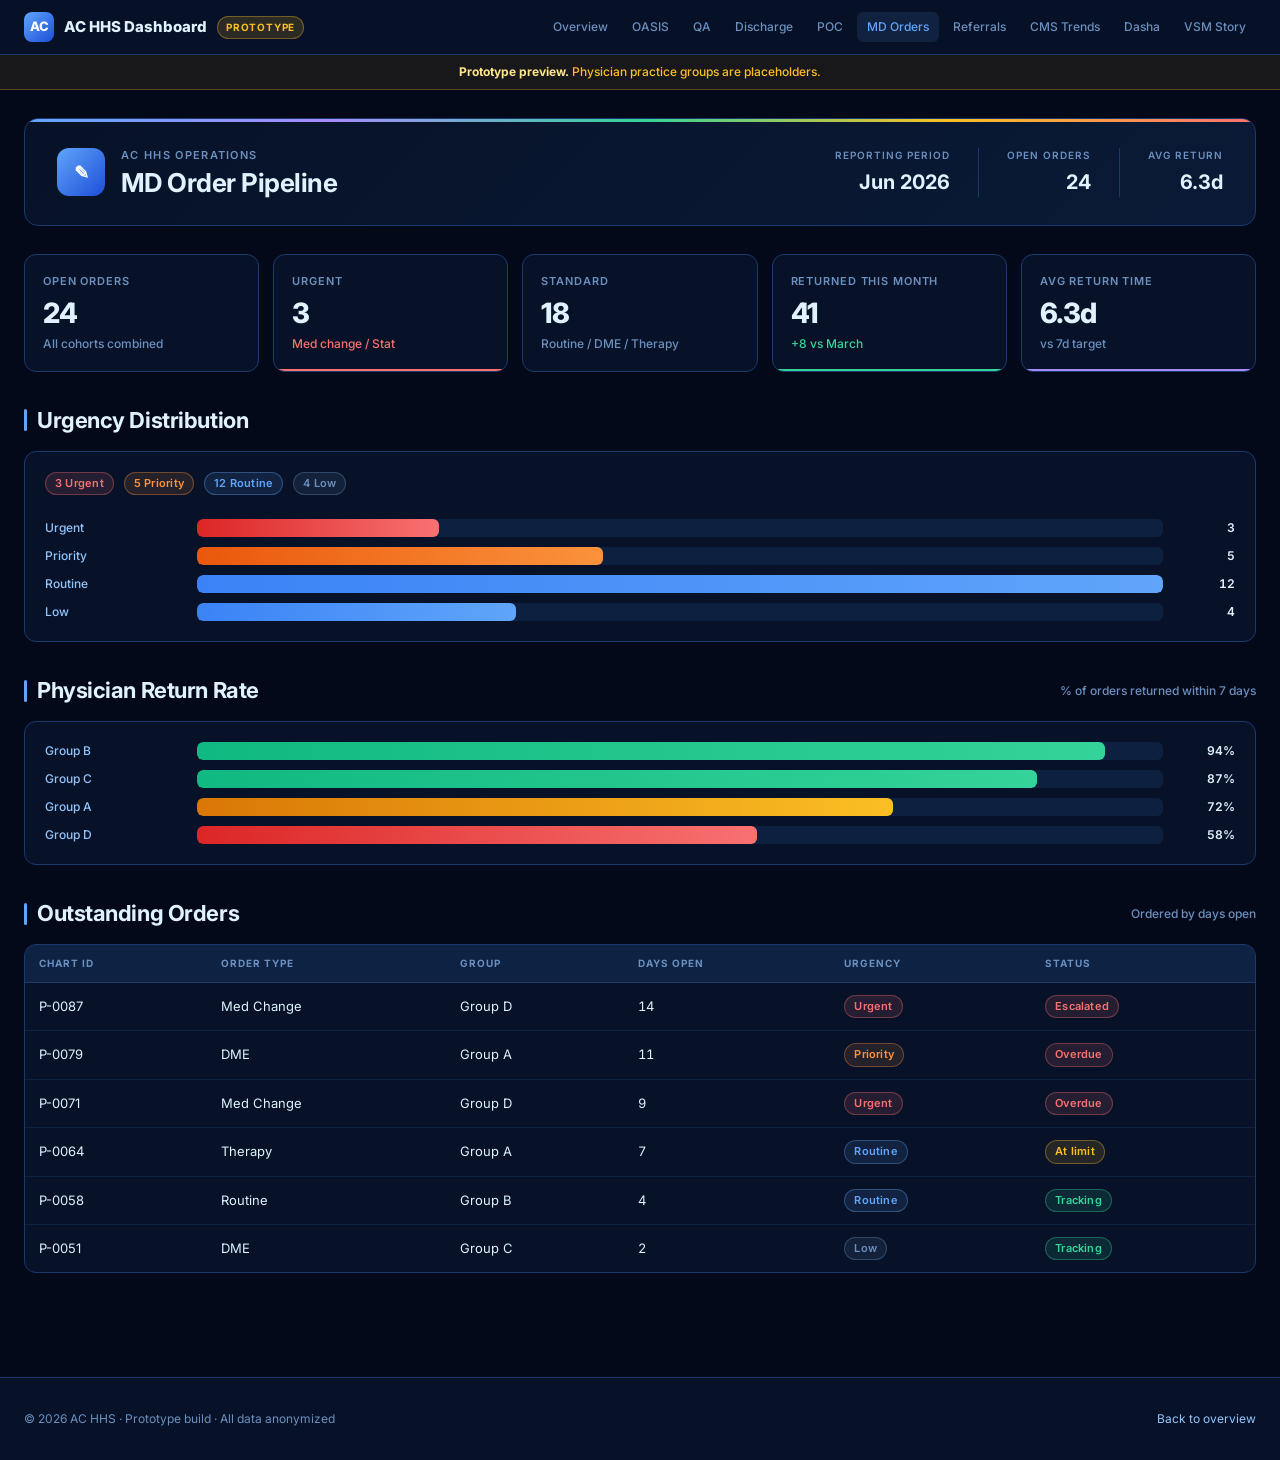
<file: md-orders.html>
<!DOCTYPE html>
<html lang="en">
<head>
  <meta charset="UTF-8" />
  <meta name="viewport" content="width=device-width, initial-scale=1.0" />
  <title>MD Order Pipeline &middot; AC HHS Dashboard</title>
  <link rel="stylesheet" href="assets/styles.css" />
</head>
<body>

<nav class="demo-nav">
  <div class="demo-nav-inner">
    <div class="demo-brand">
      <span class="demo-brand-mark">AC</span>
      <span>AC HHS Dashboard</span>
      <span class="demo-pill">Prototype</span>
    </div>
    <div class="demo-nav-links">
      <a href="index.html">Overview</a>
      <a href="oasis.html">OASIS</a>
      <a href="qa.html">QA</a>
      <a href="discharge.html">Discharge</a>
      <a href="poc.html">POC</a>
      <a href="md-orders.html" class="active">MD Orders</a>
      <a href="referral.html">Referrals</a>
      <a href="cms-trends.html">CMS Trends</a>
      <a href="dasha.html">Dasha</a>
      <a href="vsm.html">VSM Story</a>
    </div>
  </div>
</nav>

<div class="demo-banner">
  <strong>Prototype preview.</strong> Physician practice groups are placeholders.
</div>

<div class="container">

  <header class="dash-header">
    <div class="dash-header-inner">
      <div class="dash-title-block">
        <div class="dash-logo">&#9998;</div>
        <div>
          <div class="dash-eyebrow">AC HHS Operations</div>
          <h1 class="dash-title">MD Order Pipeline</h1>
        </div>
      </div>
      <div class="dash-header-stats">
        <div class="header-stat">
          <div class="header-stat-label">Reporting Period</div>
          <div class="header-stat-value">Jun 2026</div>
        </div>
        <div class="header-stat">
          <div class="header-stat-label">Open Orders</div>
          <div class="header-stat-value">24</div>
        </div>
        <div class="header-stat">
          <div class="header-stat-label">Avg Return</div>
          <div class="header-stat-value">6.3d</div>
        </div>
      </div>
    </div>
  </header>

  <div class="kpi-grid">
    <div class="kpi-card accent-blue">
      <div class="kpi-label">Open Orders</div>
      <div class="kpi-value">24</div>
      <div class="kpi-sub">All cohorts combined</div>
    </div>
    <div class="kpi-card accent-red">
      <div class="kpi-label">Urgent</div>
      <div class="kpi-value">3</div>
      <div class="kpi-sub bad">Med change / Stat</div>
    </div>
    <div class="kpi-card accent-blue">
      <div class="kpi-label">Standard</div>
      <div class="kpi-value">18</div>
      <div class="kpi-sub">Routine / DME / Therapy</div>
    </div>
    <div class="kpi-card accent-green">
      <div class="kpi-label">Returned This Month</div>
      <div class="kpi-value">41</div>
      <div class="kpi-sub good">+8 vs March</div>
    </div>
    <div class="kpi-card accent-purple">
      <div class="kpi-label">Avg Return Time</div>
      <div class="kpi-value">6.3d</div>
      <div class="kpi-sub">vs 7d target</div>
    </div>
  </div>

  <div class="section-header">
    <span class="section-accent"></span>
    <h2>Urgency Distribution</h2>
  </div>

  <div class="panel">
    <div class="summary-row">
      <span class="pill pill-red">3 Urgent</span>
      <span class="pill pill-orange">5 Priority</span>
      <span class="pill pill-blue">12 Routine</span>
      <span class="pill pill-gray">4 Low</span>
    </div>
    <div class="spacer-sm"></div>
    <div class="bar-chart">
      <div class="bar-row">
        <div class="bar-label">Urgent</div>
        <div class="bar-track"><div class="bar-fill red" style="width: 25%;"></div></div>
        <div class="bar-value">3</div>
      </div>
      <div class="bar-row">
        <div class="bar-label">Priority</div>
        <div class="bar-track"><div class="bar-fill orange" style="width: 42%;"></div></div>
        <div class="bar-value">5</div>
      </div>
      <div class="bar-row">
        <div class="bar-label">Routine</div>
        <div class="bar-track"><div class="bar-fill blue" style="width: 100%;"></div></div>
        <div class="bar-value">12</div>
      </div>
      <div class="bar-row">
        <div class="bar-label">Low</div>
        <div class="bar-track"><div class="bar-fill blue" style="width: 33%;"></div></div>
        <div class="bar-value">4</div>
      </div>
    </div>
  </div>

  <div class="section-header">
    <span class="section-accent"></span>
    <h2>Physician Return Rate</h2>
    <span class="section-sub">% of orders returned within 7 days</span>
  </div>

  <div class="panel">
    <div class="bar-chart">
      <div class="bar-row">
        <div class="bar-label">Group B</div>
        <div class="bar-track"><div class="bar-fill green" style="width: 94%;"></div></div>
        <div class="bar-value">94%</div>
      </div>
      <div class="bar-row">
        <div class="bar-label">Group C</div>
        <div class="bar-track"><div class="bar-fill green" style="width: 87%;"></div></div>
        <div class="bar-value">87%</div>
      </div>
      <div class="bar-row">
        <div class="bar-label">Group A</div>
        <div class="bar-track"><div class="bar-fill yellow" style="width: 72%;"></div></div>
        <div class="bar-value">72%</div>
      </div>
      <div class="bar-row">
        <div class="bar-label">Group D</div>
        <div class="bar-track"><div class="bar-fill red" style="width: 58%;"></div></div>
        <div class="bar-value">58%</div>
      </div>
    </div>
  </div>

  <div class="section-header">
    <span class="section-accent"></span>
    <h2>Outstanding Orders</h2>
    <span class="section-sub">Ordered by days open</span>
  </div>

  <div class="pipeline-table-wrap">
    <table class="pipeline-table">
      <thead>
        <tr>
          <th>Chart ID</th>
          <th>Order Type</th>
          <th>Group</th>
          <th>Days Open</th>
          <th>Urgency</th>
          <th>Status</th>
        </tr>
      </thead>
      <tbody>
        <tr>
          <td>P-0087</td>
          <td>Med Change</td>
          <td>Group D</td>
          <td class="num">14</td>
          <td><span class="pill pill-red">Urgent</span></td>
          <td><span class="pill pill-red">Escalated</span></td>
        </tr>
        <tr>
          <td>P-0079</td>
          <td>DME</td>
          <td>Group A</td>
          <td class="num">11</td>
          <td><span class="pill pill-orange">Priority</span></td>
          <td><span class="pill pill-red">Overdue</span></td>
        </tr>
        <tr>
          <td>P-0071</td>
          <td>Med Change</td>
          <td>Group D</td>
          <td class="num">9</td>
          <td><span class="pill pill-red">Urgent</span></td>
          <td><span class="pill pill-red">Overdue</span></td>
        </tr>
        <tr>
          <td>P-0064</td>
          <td>Therapy</td>
          <td>Group A</td>
          <td class="num">7</td>
          <td><span class="pill pill-blue">Routine</span></td>
          <td><span class="pill pill-yellow">At limit</span></td>
        </tr>
        <tr>
          <td>P-0058</td>
          <td>Routine</td>
          <td>Group B</td>
          <td class="num">4</td>
          <td><span class="pill pill-blue">Routine</span></td>
          <td><span class="pill pill-green">Tracking</span></td>
        </tr>
        <tr>
          <td>P-0051</td>
          <td>DME</td>
          <td>Group C</td>
          <td class="num">2</td>
          <td><span class="pill pill-gray">Low</span></td>
          <td><span class="pill pill-green">Tracking</span></td>
        </tr>
      </tbody>
    </table>
  </div>

  <div class="spacer-lg"></div>
</div>

<footer class="demo-footer">
  <div class="demo-footer-row">
    <div>&copy; 2026 AC HHS &middot; Prototype build &middot; All data anonymized</div>
    <div><a href="index.html">Back to overview</a></div>
  </div>
</footer>

</body>
</html>
</file>
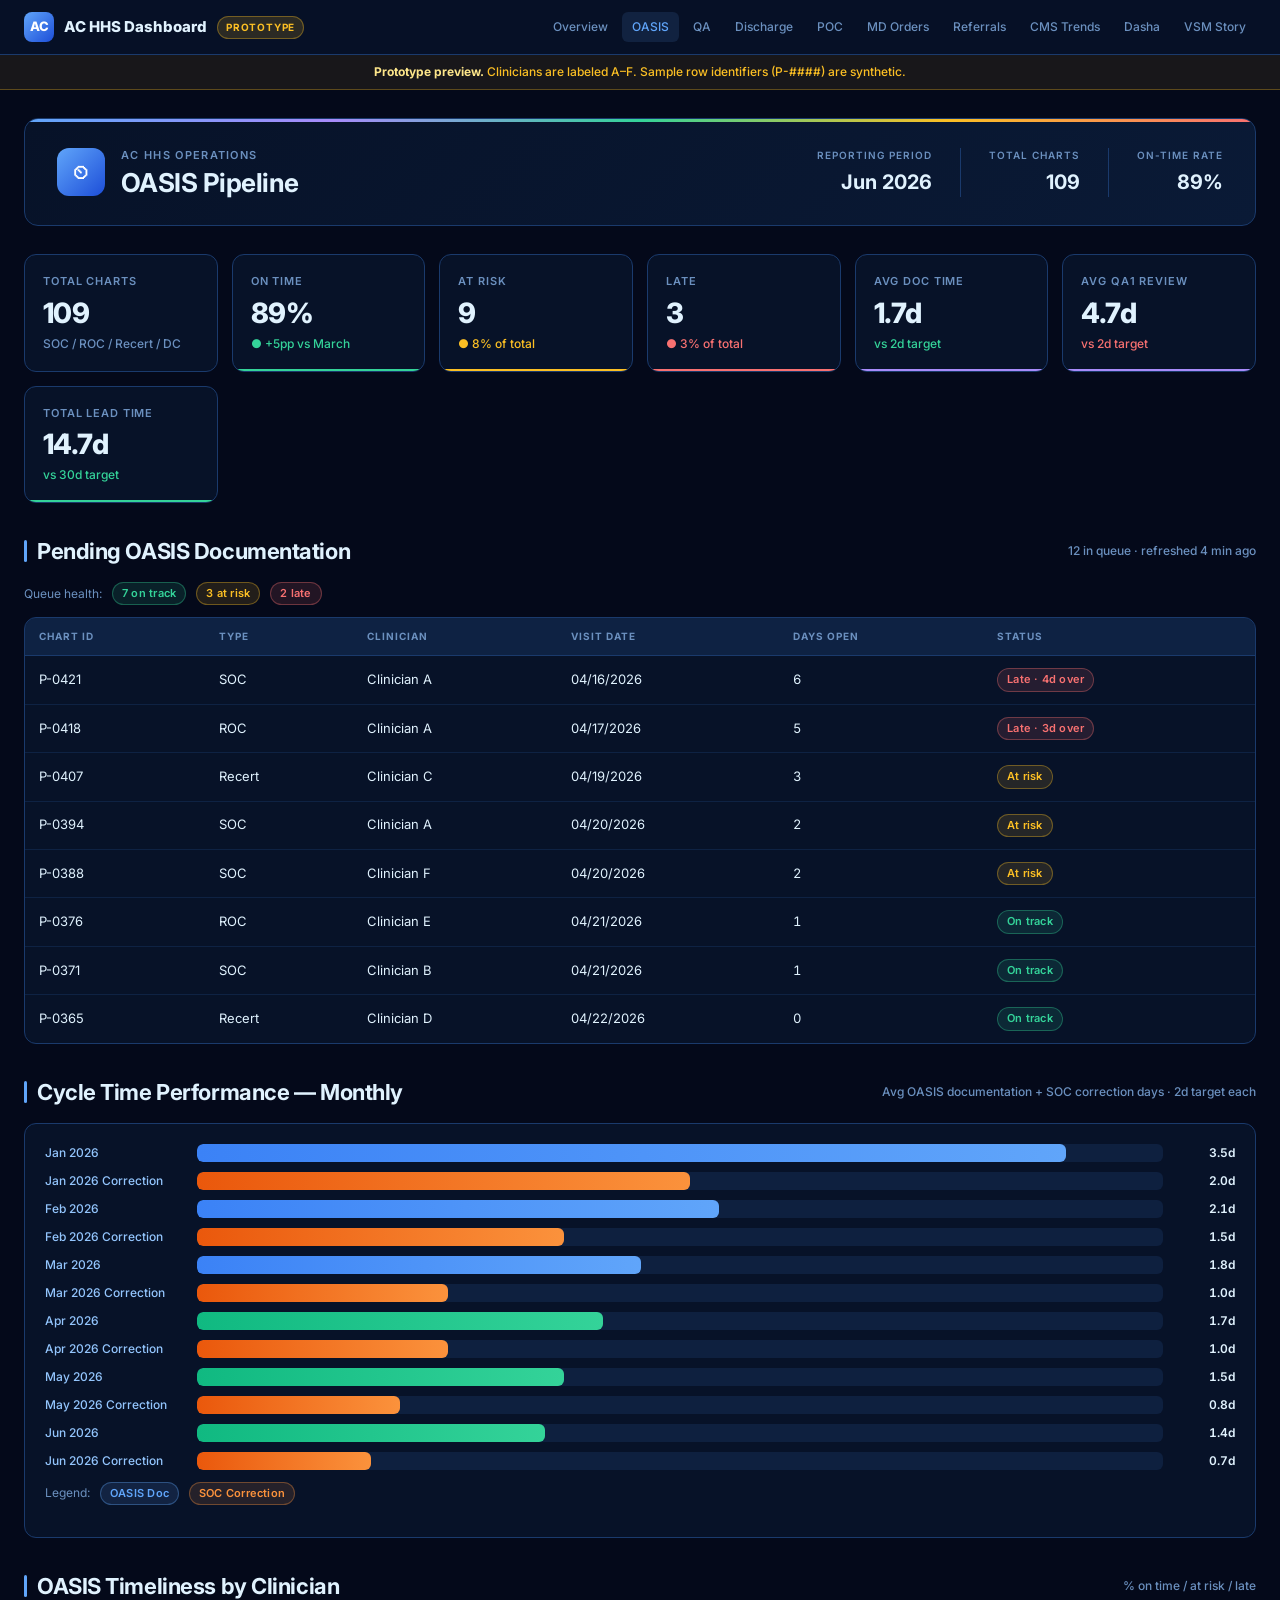
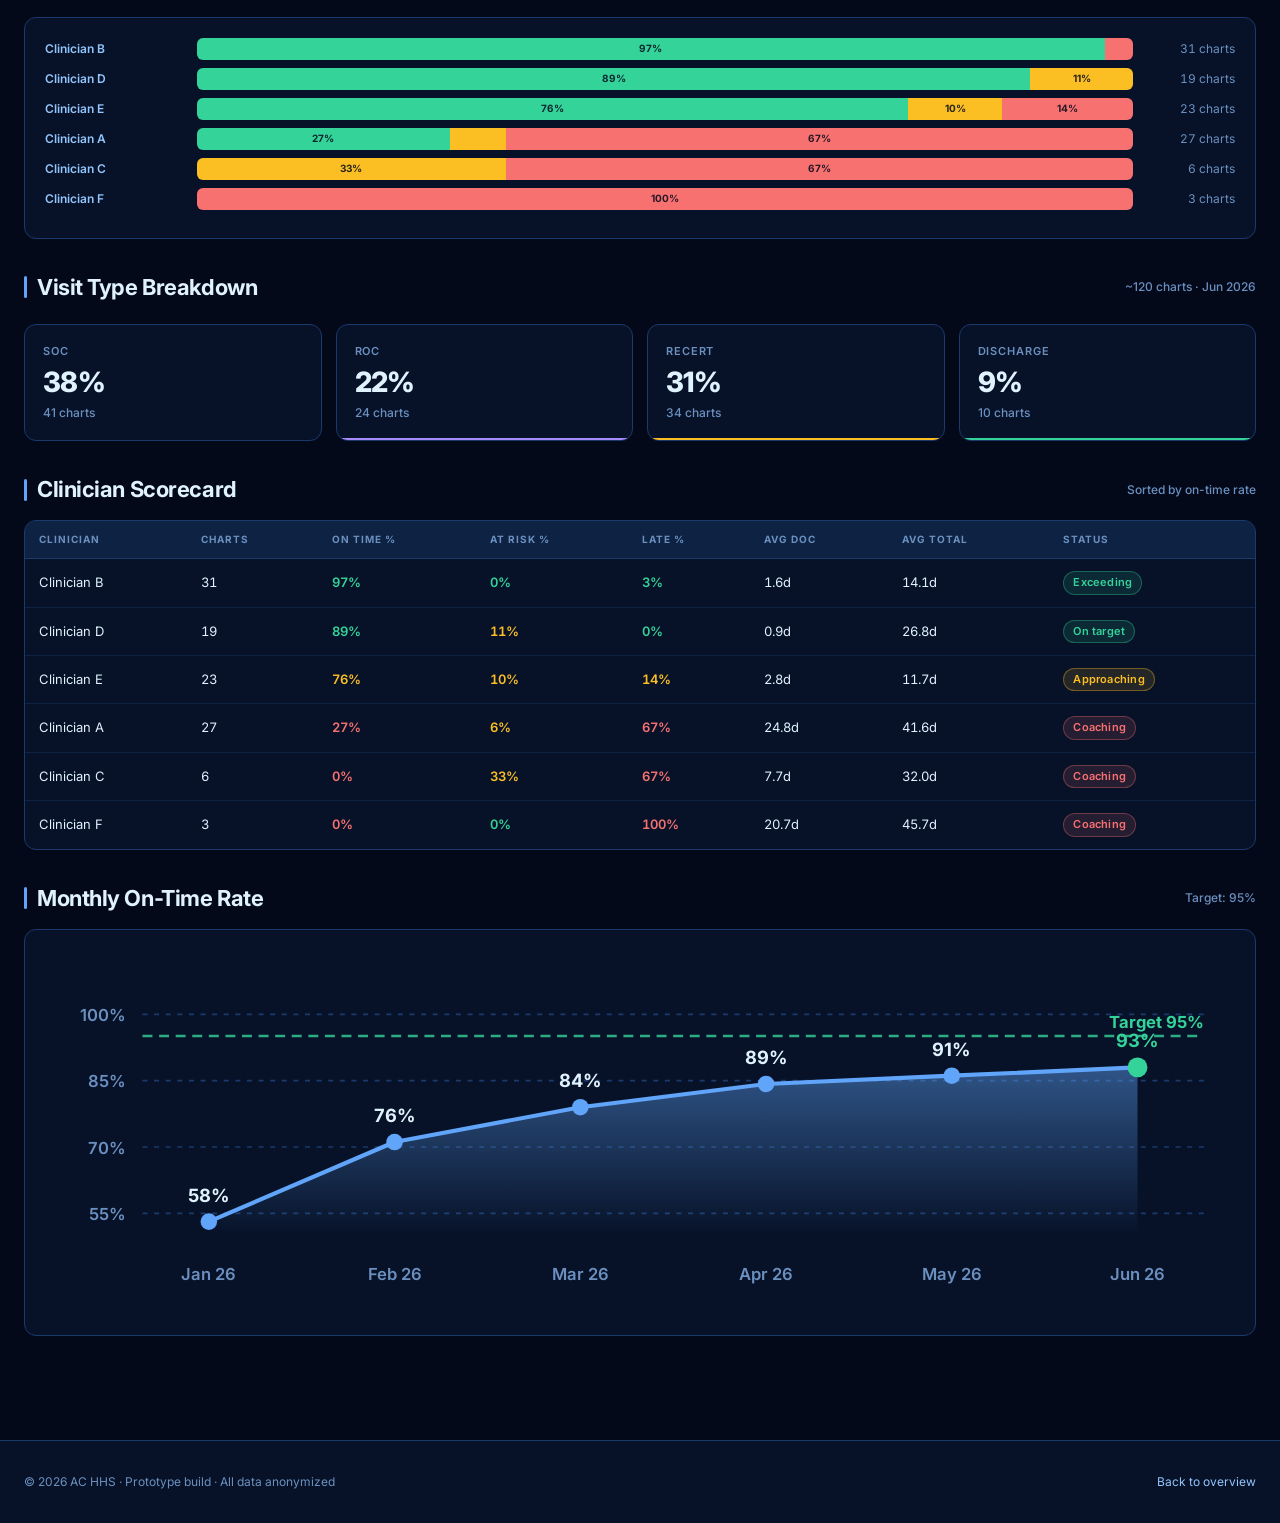
<file: oasis.html>
<!DOCTYPE html>
<html lang="en">
<head>
  <meta charset="UTF-8" />
  <meta name="viewport" content="width=device-width, initial-scale=1.0" />
  <title>OASIS Pipeline &middot; AC HHS Dashboard</title>
  <link rel="stylesheet" href="assets/styles.css" />
</head>
<body>

<nav class="demo-nav">
  <div class="demo-nav-inner">
    <div class="demo-brand">
      <span class="demo-brand-mark">AC</span>
      <span>AC HHS Dashboard</span>
      <span class="demo-pill">Prototype</span>
    </div>
    <div class="demo-nav-links">
      <a href="index.html">Overview</a>
      <a href="oasis.html" class="active">OASIS</a>
      <a href="qa.html">QA</a>
      <a href="discharge.html">Discharge</a>
      <a href="poc.html">POC</a>
      <a href="md-orders.html">MD Orders</a>
      <a href="referral.html">Referrals</a>
      <a href="cms-trends.html">CMS Trends</a>
      <a href="dasha.html">Dasha</a>
      <a href="vsm.html">VSM Story</a>
    </div>
  </div>
</nav>

<div class="demo-banner">
  <strong>Prototype preview.</strong> Clinicians are labeled A–F. Sample row identifiers (P-####) are synthetic.
</div>

<div class="container">

  <header class="dash-header">
    <div class="dash-header-inner">
      <div class="dash-title-block">
        <div class="dash-logo">&#9202;</div>
        <div>
          <div class="dash-eyebrow">AC HHS Operations</div>
          <h1 class="dash-title">OASIS Pipeline</h1>
        </div>
      </div>
      <div class="dash-header-stats">
        <div class="header-stat">
          <div class="header-stat-label">Reporting Period</div>
          <div class="header-stat-value">Jun 2026</div>
        </div>
        <div class="header-stat">
          <div class="header-stat-label">Total Charts</div>
          <div class="header-stat-value">109</div>
        </div>
        <div class="header-stat">
          <div class="header-stat-label">On-Time Rate</div>
          <div class="header-stat-value">89%</div>
        </div>
      </div>
    </div>
  </header>

  <div class="kpi-grid">
    <div class="kpi-card accent-blue">
      <div class="kpi-label">Total Charts</div>
      <div class="kpi-value">109</div>
      <div class="kpi-sub">SOC / ROC / Recert / DC</div>
    </div>
    <div class="kpi-card accent-green">
      <div class="kpi-label">On Time</div>
      <div class="kpi-value">89%</div>
      <div class="kpi-sub good">&#9679; +5pp vs March</div>
    </div>
    <div class="kpi-card accent-yellow">
      <div class="kpi-label">At Risk</div>
      <div class="kpi-value">9</div>
      <div class="kpi-sub warn">&#9679; 8% of total</div>
    </div>
    <div class="kpi-card accent-red">
      <div class="kpi-label">Late</div>
      <div class="kpi-value">3</div>
      <div class="kpi-sub bad">&#9679; 3% of total</div>
    </div>
    <div class="kpi-card accent-purple">
      <div class="kpi-label">Avg Doc Time</div>
      <div class="kpi-value">1.7d</div>
      <div class="kpi-sub good">vs 2d target</div>
    </div>
    <div class="kpi-card accent-purple">
      <div class="kpi-label">Avg QA1 Review</div>
      <div class="kpi-value">4.7d</div>
      <div class="kpi-sub bad">vs 2d target</div>
    </div>
    <div class="kpi-card accent-green">
      <div class="kpi-label">Total Lead Time</div>
      <div class="kpi-value">14.7d</div>
      <div class="kpi-sub good">vs 30d target</div>
    </div>
  </div>

  <div class="section-header">
    <span class="section-accent"></span>
    <h2>Pending OASIS Documentation</h2>
    <span class="section-sub">12 in queue &middot; refreshed 4 min ago</span>
  </div>

  <div class="summary-row">
    <span class="label">Queue health:</span>
    <span class="pill pill-green">7 on track</span>
    <span class="pill pill-yellow">3 at risk</span>
    <span class="pill pill-red">2 late</span>
  </div>

  <div class="pipeline-table-wrap">
    <table class="pipeline-table">
      <thead>
        <tr>
          <th>Chart ID</th>
          <th>Type</th>
          <th>Clinician</th>
          <th>Visit Date</th>
          <th>Days Open</th>
          <th>Status</th>
        </tr>
      </thead>
      <tbody>
        <tr>
          <td>P-0421</td>
          <td>SOC</td>
          <td>Clinician A</td>
          <td>04/16/2026</td>
          <td class="num">6</td>
          <td><span class="pill pill-red">Late &middot; 4d over</span></td>
        </tr>
        <tr>
          <td>P-0418</td>
          <td>ROC</td>
          <td>Clinician A</td>
          <td>04/17/2026</td>
          <td class="num">5</td>
          <td><span class="pill pill-red">Late &middot; 3d over</span></td>
        </tr>
        <tr>
          <td>P-0407</td>
          <td>Recert</td>
          <td>Clinician C</td>
          <td>04/19/2026</td>
          <td class="num">3</td>
          <td><span class="pill pill-yellow">At risk</span></td>
        </tr>
        <tr>
          <td>P-0394</td>
          <td>SOC</td>
          <td>Clinician A</td>
          <td>04/20/2026</td>
          <td class="num">2</td>
          <td><span class="pill pill-yellow">At risk</span></td>
        </tr>
        <tr>
          <td>P-0388</td>
          <td>SOC</td>
          <td>Clinician F</td>
          <td>04/20/2026</td>
          <td class="num">2</td>
          <td><span class="pill pill-yellow">At risk</span></td>
        </tr>
        <tr>
          <td>P-0376</td>
          <td>ROC</td>
          <td>Clinician E</td>
          <td>04/21/2026</td>
          <td class="num">1</td>
          <td><span class="pill pill-green">On track</span></td>
        </tr>
        <tr>
          <td>P-0371</td>
          <td>SOC</td>
          <td>Clinician B</td>
          <td>04/21/2026</td>
          <td class="num">1</td>
          <td><span class="pill pill-green">On track</span></td>
        </tr>
        <tr>
          <td>P-0365</td>
          <td>Recert</td>
          <td>Clinician D</td>
          <td>04/22/2026</td>
          <td class="num">0</td>
          <td><span class="pill pill-green">On track</span></td>
        </tr>
      </tbody>
    </table>
  </div>

  <div class="section-header">
    <span class="section-accent"></span>
    <h2>Cycle Time Performance &mdash; Monthly</h2>
    <span class="section-sub">Avg OASIS documentation + SOC correction days &middot; 2d target each</span>
  </div>

  <div class="panel">
    <div class="bar-chart">
      <div class="bar-row">
        <div class="bar-label">Jan 2026</div>
        <div class="bar-track"><div class="bar-fill blue" style="width: 90%;"></div></div>
        <div class="bar-value">3.5d</div>
      </div>
      <div class="bar-row">
        <div class="bar-label">Jan 2026 Correction</div>
        <div class="bar-track"><div class="bar-fill orange" style="width: 51%;"></div></div>
        <div class="bar-value">2.0d</div>
      </div>
      <div class="bar-row">
        <div class="bar-label">Feb 2026</div>
        <div class="bar-track"><div class="bar-fill blue" style="width: 54%;"></div></div>
        <div class="bar-value">2.1d</div>
      </div>
      <div class="bar-row">
        <div class="bar-label">Feb 2026 Correction</div>
        <div class="bar-track"><div class="bar-fill orange" style="width: 38%;"></div></div>
        <div class="bar-value">1.5d</div>
      </div>
      <div class="bar-row">
        <div class="bar-label">Mar 2026</div>
        <div class="bar-track"><div class="bar-fill blue" style="width: 46%;"></div></div>
        <div class="bar-value">1.8d</div>
      </div>
      <div class="bar-row">
        <div class="bar-label">Mar 2026 Correction</div>
        <div class="bar-track"><div class="bar-fill orange" style="width: 26%;"></div></div>
        <div class="bar-value">1.0d</div>
      </div>
      <div class="bar-row">
        <div class="bar-label">Apr 2026</div>
        <div class="bar-track"><div class="bar-fill green" style="width: 42%;"></div></div>
        <div class="bar-value">1.7d</div>
      </div>
      <div class="bar-row">
        <div class="bar-label">Apr 2026 Correction</div>
        <div class="bar-track"><div class="bar-fill orange" style="width: 26%;"></div></div>
        <div class="bar-value">1.0d</div>
      </div>
      <div class="bar-row">
        <div class="bar-label">May 2026</div>
        <div class="bar-track"><div class="bar-fill green" style="width: 38%;"></div></div>
        <div class="bar-value">1.5d</div>
      </div>
      <div class="bar-row">
        <div class="bar-label">May 2026 Correction</div>
        <div class="bar-track"><div class="bar-fill orange" style="width: 21%;"></div></div>
        <div class="bar-value">0.8d</div>
      </div>
      <div class="bar-row">
        <div class="bar-label">Jun 2026</div>
        <div class="bar-track"><div class="bar-fill green" style="width: 36%;"></div></div>
        <div class="bar-value">1.4d</div>
      </div>
      <div class="bar-row">
        <div class="bar-label">Jun 2026 Correction</div>
        <div class="bar-track"><div class="bar-fill orange" style="width: 18%;"></div></div>
        <div class="bar-value">0.7d</div>
      </div>
    </div>
    <div class="spacer-sm"></div>
    <div class="summary-row">
      <span class="label">Legend:</span>
      <span class="pill pill-blue">OASIS Doc</span>
      <span class="pill pill-orange">SOC Correction</span>
    </div>
  </div>

  <div class="section-header">
    <span class="section-accent"></span>
    <h2>OASIS Timeliness by Clinician</h2>
    <span class="section-sub">% on time / at risk / late</span>
  </div>

  <div class="panel">
    <div class="stacked-row">
      <div class="bar-label">Clinician B</div>
      <div class="stacked-bar">
        <div class="stacked-seg green" style="width: 97%;">97%</div>
        <div class="stacked-seg yellow" style="width: 0%;"></div>
        <div class="stacked-seg red" style="width: 3%;"></div>
      </div>
      <div class="bar-value">31 charts</div>
    </div>
    <div class="stacked-row">
      <div class="bar-label">Clinician D</div>
      <div class="stacked-bar">
        <div class="stacked-seg green" style="width: 89%;">89%</div>
        <div class="stacked-seg yellow" style="width: 11%;">11%</div>
        <div class="stacked-seg red" style="width: 0%;"></div>
      </div>
      <div class="bar-value">19 charts</div>
    </div>
    <div class="stacked-row">
      <div class="bar-label">Clinician E</div>
      <div class="stacked-bar">
        <div class="stacked-seg green" style="width: 76%;">76%</div>
        <div class="stacked-seg yellow" style="width: 10%;">10%</div>
        <div class="stacked-seg red" style="width: 14%;">14%</div>
      </div>
      <div class="bar-value">23 charts</div>
    </div>
    <div class="stacked-row">
      <div class="bar-label">Clinician A</div>
      <div class="stacked-bar">
        <div class="stacked-seg green" style="width: 27%;">27%</div>
        <div class="stacked-seg yellow" style="width: 6%;"></div>
        <div class="stacked-seg red" style="width: 67%;">67%</div>
      </div>
      <div class="bar-value">27 charts</div>
    </div>
    <div class="stacked-row">
      <div class="bar-label">Clinician C</div>
      <div class="stacked-bar">
        <div class="stacked-seg green" style="width: 0%;"></div>
        <div class="stacked-seg yellow" style="width: 33%;">33%</div>
        <div class="stacked-seg red" style="width: 67%;">67%</div>
      </div>
      <div class="bar-value">6 charts</div>
    </div>
    <div class="stacked-row">
      <div class="bar-label">Clinician F</div>
      <div class="stacked-bar">
        <div class="stacked-seg green" style="width: 0%;"></div>
        <div class="stacked-seg yellow" style="width: 0%;"></div>
        <div class="stacked-seg red" style="width: 100%;">100%</div>
      </div>
      <div class="bar-value">3 charts</div>
    </div>
  </div>

  <div class="section-header">
    <span class="section-accent"></span>
    <h2>Visit Type Breakdown</h2>
    <span class="section-sub">~120 charts &middot; Jun 2026</span>
  </div>

  <div class="kpi-grid">
    <div class="kpi-card accent-blue">
      <div class="kpi-label">SOC</div>
      <div class="kpi-value">38%</div>
      <div class="kpi-sub">41 charts</div>
    </div>
    <div class="kpi-card accent-purple">
      <div class="kpi-label">ROC</div>
      <div class="kpi-value">22%</div>
      <div class="kpi-sub">24 charts</div>
    </div>
    <div class="kpi-card accent-yellow">
      <div class="kpi-label">Recert</div>
      <div class="kpi-value">31%</div>
      <div class="kpi-sub">34 charts</div>
    </div>
    <div class="kpi-card accent-green">
      <div class="kpi-label">Discharge</div>
      <div class="kpi-value">9%</div>
      <div class="kpi-sub">10 charts</div>
    </div>
  </div>

  <div class="section-header">
    <span class="section-accent"></span>
    <h2>Clinician Scorecard</h2>
    <span class="section-sub">Sorted by on-time rate</span>
  </div>

  <div class="pipeline-table-wrap">
    <table class="pipeline-table">
      <thead>
        <tr>
          <th>Clinician</th>
          <th>Charts</th>
          <th>On Time %</th>
          <th>At Risk %</th>
          <th>Late %</th>
          <th>Avg Doc</th>
          <th>Avg Total</th>
          <th>Status</th>
        </tr>
      </thead>
      <tbody>
        <tr>
          <td>Clinician B</td>
          <td class="num">31</td>
          <td class="num score-good">97%</td>
          <td class="num score-good">0%</td>
          <td class="num score-good">3%</td>
          <td class="num">1.6d</td>
          <td class="num">14.1d</td>
          <td><span class="pill pill-green">Exceeding</span></td>
        </tr>
        <tr>
          <td>Clinician D</td>
          <td class="num">19</td>
          <td class="num score-good">89%</td>
          <td class="num score-warn">11%</td>
          <td class="num score-good">0%</td>
          <td class="num">0.9d</td>
          <td class="num">26.8d</td>
          <td><span class="pill pill-green">On target</span></td>
        </tr>
        <tr>
          <td>Clinician E</td>
          <td class="num">23</td>
          <td class="num score-warn">76%</td>
          <td class="num score-warn">10%</td>
          <td class="num score-warn">14%</td>
          <td class="num">2.8d</td>
          <td class="num">11.7d</td>
          <td><span class="pill pill-yellow">Approaching</span></td>
        </tr>
        <tr>
          <td>Clinician A</td>
          <td class="num">27</td>
          <td class="num score-bad">27%</td>
          <td class="num score-warn">6%</td>
          <td class="num score-bad">67%</td>
          <td class="num">24.8d</td>
          <td class="num">41.6d</td>
          <td><span class="pill pill-red">Coaching</span></td>
        </tr>
        <tr>
          <td>Clinician C</td>
          <td class="num">6</td>
          <td class="num score-bad">0%</td>
          <td class="num score-warn">33%</td>
          <td class="num score-bad">67%</td>
          <td class="num">7.7d</td>
          <td class="num">32.0d</td>
          <td><span class="pill pill-red">Coaching</span></td>
        </tr>
        <tr>
          <td>Clinician F</td>
          <td class="num">3</td>
          <td class="num score-bad">0%</td>
          <td class="num score-good">0%</td>
          <td class="num score-bad">100%</td>
          <td class="num">20.7d</td>
          <td class="num">45.7d</td>
          <td><span class="pill pill-red">Coaching</span></td>
        </tr>
      </tbody>
    </table>
  </div>

  <div class="section-header">
    <span class="section-accent"></span>
    <h2>Monthly On-Time Rate</h2>
    <span class="section-sub">Target: 95%</span>
  </div>

  <div class="trend-chart">
    <svg viewBox="0 0 720 220" xmlns="http://www.w3.org/2000/svg">
      <defs>
        <linearGradient id="oasis-area" x1="0" y1="0" x2="0" y2="1">
          <stop offset="0%" stop-color="#60a5fa" stop-opacity="0.45"/>
          <stop offset="100%" stop-color="#60a5fa" stop-opacity="0"/>
        </linearGradient>
      </defs>
      <!-- Horizontal grid -->
      <g stroke="#1a3a6c" stroke-width="1" stroke-dasharray="3 4">
        <line x1="60" y1="40"  x2="700" y2="40"/>
        <line x1="60" y1="80"  x2="700" y2="80"/>
        <line x1="60" y1="120" x2="700" y2="120"/>
        <line x1="60" y1="160" x2="700" y2="160"/>
      </g>
      <!-- Y axis labels -->
      <g fill="#6b90bf" font-size="10" font-family="Inter" font-weight="600">
        <text x="50" y="44" text-anchor="end">100%</text>
        <text x="50" y="84" text-anchor="end">85%</text>
        <text x="50" y="124" text-anchor="end">70%</text>
        <text x="50" y="164" text-anchor="end">55%</text>
      </g>
      <!-- Target line at 95% -->
      <line x1="60" y1="53" x2="700" y2="53" stroke="#34d399" stroke-width="1.5" stroke-dasharray="6 4" opacity="0.8"/>
      <text x="700" y="48" fill="#34d399" font-size="10" font-family="Inter" font-weight="700" text-anchor="end">Target 95%</text>

      <!-- Data: Jan 58%, Feb 76%, Mar 84%, Apr 89%, May 91%, Jun 93% -->
      <!-- y = 173 - (pct-55)*40/15 -->
      <!-- Jan 58 -> 165, Feb 76 -> 117, Mar 84 -> 96, Apr 89 -> 82, May 91 -> 77, Jun 93 -> 72 -->
      <path d="M 100 173 L 100 165 L 212 117 L 324 96 L 436 82 L 548 77 L 660 72 L 660 173 Z"
            fill="url(#oasis-area)" stroke="none"/>
      <path d="M 100 165 L 212 117 L 324 96 L 436 82 L 548 77 L 660 72"
            fill="none" stroke="#60a5fa" stroke-width="2.5" stroke-linecap="round" stroke-linejoin="round"/>

      <g fill="#60a5fa">
        <circle cx="100" cy="165" r="5"/>
        <circle cx="212" cy="117" r="5"/>
        <circle cx="324" cy="96"  r="5"/>
        <circle cx="436" cy="82"  r="5"/>
        <circle cx="548" cy="77"  r="5"/>
        <circle cx="660" cy="72"  r="6" fill="#34d399"/>
      </g>

      <!-- Data labels -->
      <g fill="#e0f2fe" font-size="11" font-family="Inter" font-weight="700">
        <text x="100" y="153" text-anchor="middle">58%</text>
        <text x="212" y="105" text-anchor="middle">76%</text>
        <text x="324" y="84"  text-anchor="middle">84%</text>
        <text x="436" y="70"  text-anchor="middle">89%</text>
        <text x="548" y="65"  text-anchor="middle">91%</text>
        <text x="660" y="60"  text-anchor="middle" fill="#34d399">93%</text>
      </g>

      <!-- X axis -->
      <g fill="#6b90bf" font-size="10" font-family="Inter" font-weight="600">
        <text x="100" y="200" text-anchor="middle">Jan 26</text>
        <text x="212" y="200" text-anchor="middle">Feb 26</text>
        <text x="324" y="200" text-anchor="middle">Mar 26</text>
        <text x="436" y="200" text-anchor="middle">Apr 26</text>
        <text x="548" y="200" text-anchor="middle">May 26</text>
        <text x="660" y="200" text-anchor="middle">Jun 26</text>
      </g>
    </svg>
  </div>

  <div class="spacer-lg"></div>
</div>

<footer class="demo-footer">
  <div class="demo-footer-row">
    <div>&copy; 2026 AC HHS &middot; Prototype build &middot; All data anonymized</div>
    <div><a href="index.html">Back to overview</a></div>
  </div>
</footer>

</body>
</html>
</file>
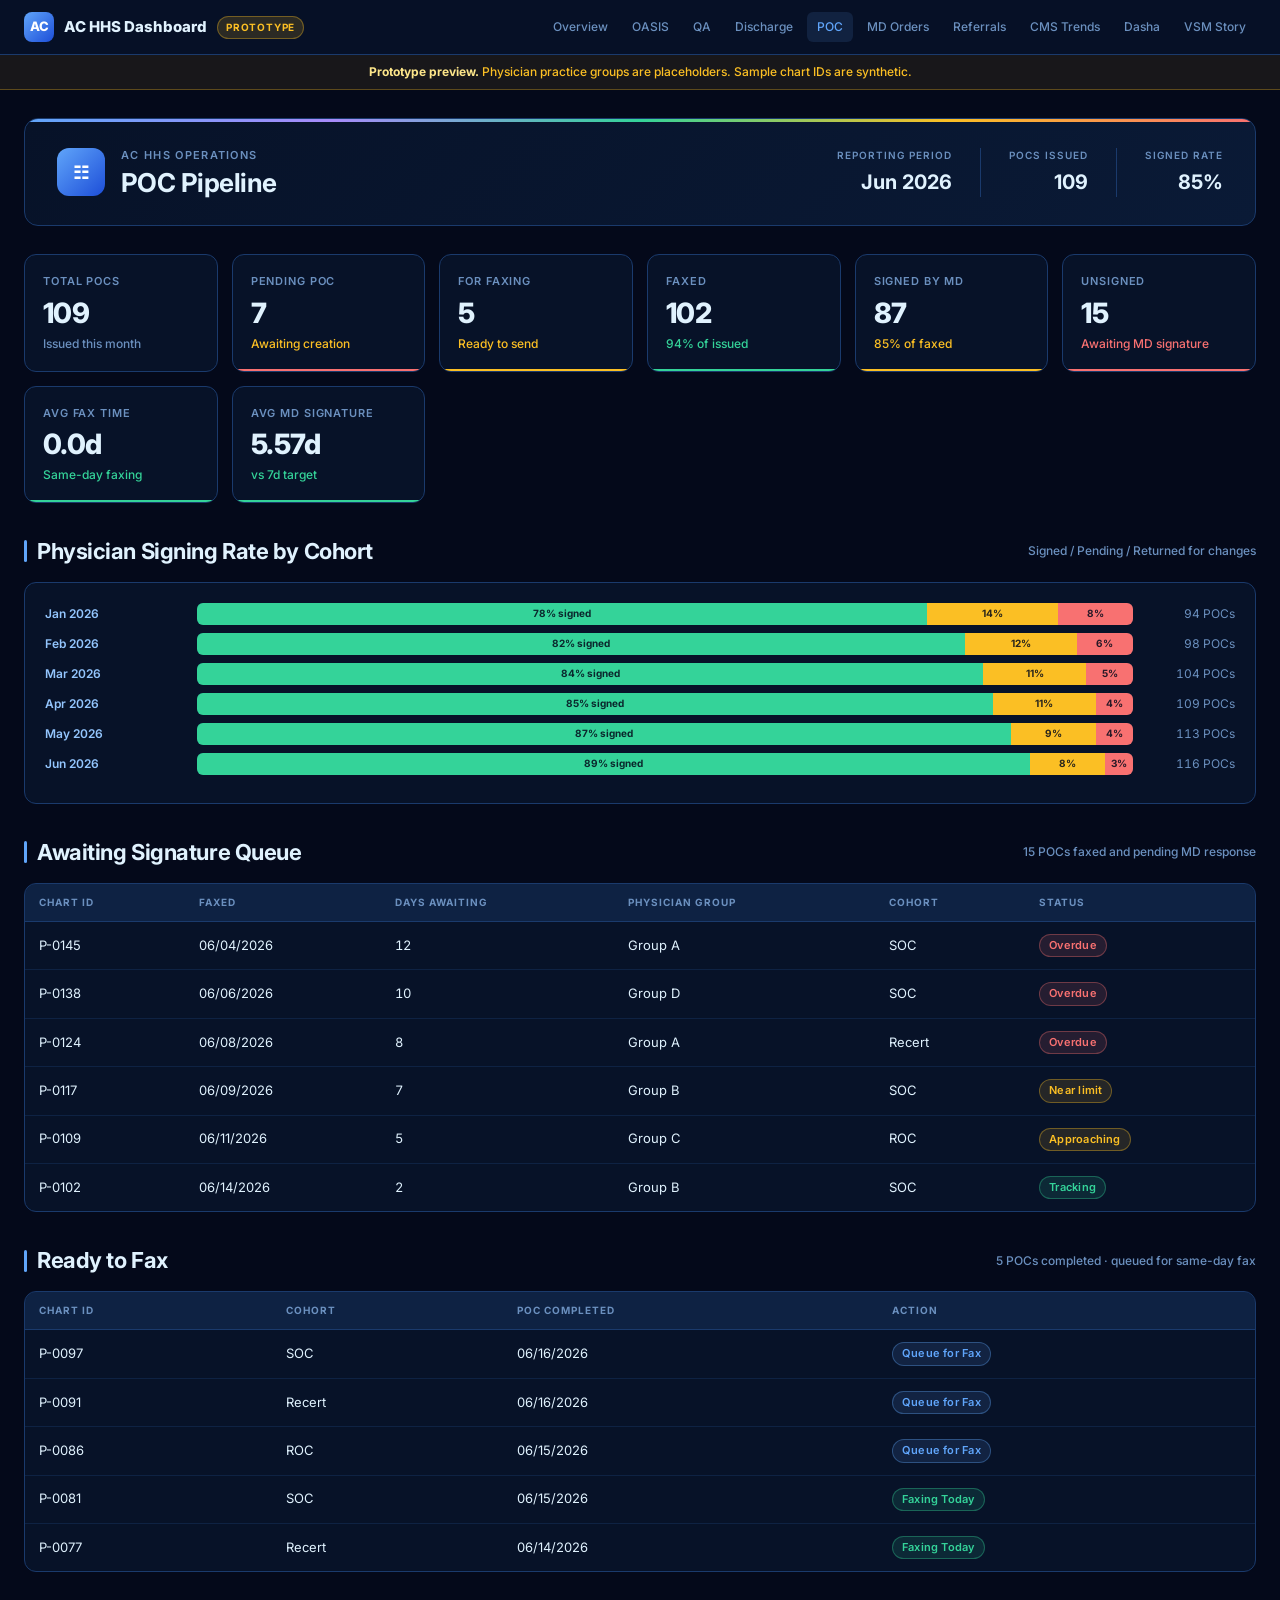
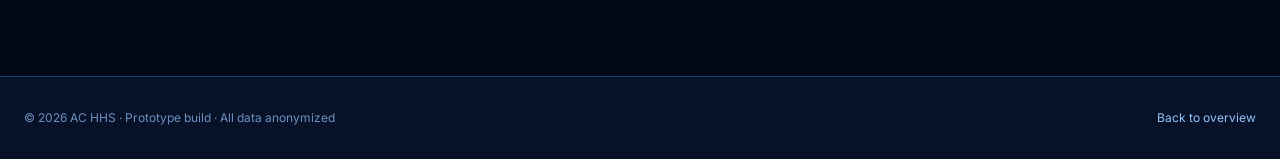
<file: poc.html>
<!DOCTYPE html>
<html lang="en">
<head>
  <meta charset="UTF-8" />
  <meta name="viewport" content="width=device-width, initial-scale=1.0" />
  <title>POC Pipeline &middot; AC HHS Dashboard</title>
  <link rel="stylesheet" href="assets/styles.css" />
</head>
<body>

<nav class="demo-nav">
  <div class="demo-nav-inner">
    <div class="demo-brand">
      <span class="demo-brand-mark">AC</span>
      <span>AC HHS Dashboard</span>
      <span class="demo-pill">Prototype</span>
    </div>
    <div class="demo-nav-links">
      <a href="index.html">Overview</a>
      <a href="oasis.html">OASIS</a>
      <a href="qa.html">QA</a>
      <a href="discharge.html">Discharge</a>
      <a href="poc.html" class="active">POC</a>
      <a href="md-orders.html">MD Orders</a>
      <a href="referral.html">Referrals</a>
      <a href="cms-trends.html">CMS Trends</a>
      <a href="dasha.html">Dasha</a>
      <a href="vsm.html">VSM Story</a>
    </div>
  </div>
</nav>

<div class="demo-banner">
  <strong>Prototype preview.</strong> Physician practice groups are placeholders. Sample chart IDs are synthetic.
</div>

<div class="container">

  <header class="dash-header">
    <div class="dash-header-inner">
      <div class="dash-title-block">
        <div class="dash-logo">&#9783;</div>
        <div>
          <div class="dash-eyebrow">AC HHS Operations</div>
          <h1 class="dash-title">POC Pipeline</h1>
        </div>
      </div>
      <div class="dash-header-stats">
        <div class="header-stat">
          <div class="header-stat-label">Reporting Period</div>
          <div class="header-stat-value">Jun 2026</div>
        </div>
        <div class="header-stat">
          <div class="header-stat-label">POCs Issued</div>
          <div class="header-stat-value">109</div>
        </div>
        <div class="header-stat">
          <div class="header-stat-label">Signed Rate</div>
          <div class="header-stat-value">85%</div>
        </div>
      </div>
    </div>
  </header>

  <div class="kpi-grid">
    <div class="kpi-card accent-blue">
      <div class="kpi-label">Total POCs</div>
      <div class="kpi-value">109</div>
      <div class="kpi-sub">Issued this month</div>
    </div>
    <div class="kpi-card accent-red">
      <div class="kpi-label">Pending POC</div>
      <div class="kpi-value">7</div>
      <div class="kpi-sub warn">Awaiting creation</div>
    </div>
    <div class="kpi-card accent-yellow">
      <div class="kpi-label">For Faxing</div>
      <div class="kpi-value">5</div>
      <div class="kpi-sub warn">Ready to send</div>
    </div>
    <div class="kpi-card accent-green">
      <div class="kpi-label">Faxed</div>
      <div class="kpi-value">102</div>
      <div class="kpi-sub good">94% of issued</div>
    </div>
    <div class="kpi-card accent-yellow">
      <div class="kpi-label">Signed by MD</div>
      <div class="kpi-value">87</div>
      <div class="kpi-sub warn">85% of faxed</div>
    </div>
    <div class="kpi-card accent-red">
      <div class="kpi-label">Unsigned</div>
      <div class="kpi-value">15</div>
      <div class="kpi-sub bad">Awaiting MD signature</div>
    </div>
    <div class="kpi-card accent-green">
      <div class="kpi-label">Avg Fax Time</div>
      <div class="kpi-value">0.0d</div>
      <div class="kpi-sub good">Same-day faxing</div>
    </div>
    <div class="kpi-card accent-green">
      <div class="kpi-label">Avg MD Signature</div>
      <div class="kpi-value">5.57d</div>
      <div class="kpi-sub good">vs 7d target</div>
    </div>
  </div>

  <div class="section-header">
    <span class="section-accent"></span>
    <h2>Physician Signing Rate by Cohort</h2>
    <span class="section-sub">Signed / Pending / Returned for changes</span>
  </div>

  <div class="panel">
    <div class="stacked-row">
      <div class="bar-label">Jan 2026</div>
      <div class="stacked-bar">
        <div class="stacked-seg green" style="width: 78%;">78% signed</div>
        <div class="stacked-seg yellow" style="width: 14%;">14%</div>
        <div class="stacked-seg red" style="width: 8%;">8%</div>
      </div>
      <div class="bar-value">94 POCs</div>
    </div>
    <div class="stacked-row">
      <div class="bar-label">Feb 2026</div>
      <div class="stacked-bar">
        <div class="stacked-seg green" style="width: 82%;">82% signed</div>
        <div class="stacked-seg yellow" style="width: 12%;">12%</div>
        <div class="stacked-seg red" style="width: 6%;">6%</div>
      </div>
      <div class="bar-value">98 POCs</div>
    </div>
    <div class="stacked-row">
      <div class="bar-label">Mar 2026</div>
      <div class="stacked-bar">
        <div class="stacked-seg green" style="width: 84%;">84% signed</div>
        <div class="stacked-seg yellow" style="width: 11%;">11%</div>
        <div class="stacked-seg red" style="width: 5%;">5%</div>
      </div>
      <div class="bar-value">104 POCs</div>
    </div>
    <div class="stacked-row">
      <div class="bar-label">Apr 2026</div>
      <div class="stacked-bar">
        <div class="stacked-seg green" style="width: 85%;">85% signed</div>
        <div class="stacked-seg yellow" style="width: 11%;">11%</div>
        <div class="stacked-seg red" style="width: 4%;">4%</div>
      </div>
      <div class="bar-value">109 POCs</div>
    </div>
    <div class="stacked-row">
      <div class="bar-label">May 2026</div>
      <div class="stacked-bar">
        <div class="stacked-seg green" style="width: 87%;">87% signed</div>
        <div class="stacked-seg yellow" style="width: 9%;">9%</div>
        <div class="stacked-seg red" style="width: 4%;">4%</div>
      </div>
      <div class="bar-value">113 POCs</div>
    </div>
    <div class="stacked-row">
      <div class="bar-label">Jun 2026</div>
      <div class="stacked-bar">
        <div class="stacked-seg green" style="width: 89%;">89% signed</div>
        <div class="stacked-seg yellow" style="width: 8%;">8%</div>
        <div class="stacked-seg red" style="width: 3%;">3%</div>
      </div>
      <div class="bar-value">116 POCs</div>
    </div>
  </div>

  <div class="section-header">
    <span class="section-accent"></span>
    <h2>Awaiting Signature Queue</h2>
    <span class="section-sub">15 POCs faxed and pending MD response</span>
  </div>

  <div class="pipeline-table-wrap">
    <table class="pipeline-table">
      <thead>
        <tr>
          <th>Chart ID</th>
          <th>Faxed</th>
          <th>Days Awaiting</th>
          <th>Physician Group</th>
          <th>Cohort</th>
          <th>Status</th>
        </tr>
      </thead>
      <tbody>
        <tr>
          <td>P-0145</td>
          <td>06/04/2026</td>
          <td class="num">12</td>
          <td>Group A</td>
          <td>SOC</td>
          <td><span class="pill pill-red">Overdue</span></td>
        </tr>
        <tr>
          <td>P-0138</td>
          <td>06/06/2026</td>
          <td class="num">10</td>
          <td>Group D</td>
          <td>SOC</td>
          <td><span class="pill pill-red">Overdue</span></td>
        </tr>
        <tr>
          <td>P-0124</td>
          <td>06/08/2026</td>
          <td class="num">8</td>
          <td>Group A</td>
          <td>Recert</td>
          <td><span class="pill pill-red">Overdue</span></td>
        </tr>
        <tr>
          <td>P-0117</td>
          <td>06/09/2026</td>
          <td class="num">7</td>
          <td>Group B</td>
          <td>SOC</td>
          <td><span class="pill pill-yellow">Near limit</span></td>
        </tr>
        <tr>
          <td>P-0109</td>
          <td>06/11/2026</td>
          <td class="num">5</td>
          <td>Group C</td>
          <td>ROC</td>
          <td><span class="pill pill-yellow">Approaching</span></td>
        </tr>
        <tr>
          <td>P-0102</td>
          <td>06/14/2026</td>
          <td class="num">2</td>
          <td>Group B</td>
          <td>SOC</td>
          <td><span class="pill pill-green">Tracking</span></td>
        </tr>
      </tbody>
    </table>
  </div>

  <div class="section-header">
    <span class="section-accent"></span>
    <h2>Ready to Fax</h2>
    <span class="section-sub">5 POCs completed &middot; queued for same-day fax</span>
  </div>

  <div class="pipeline-table-wrap">
    <table class="pipeline-table">
      <thead>
        <tr>
          <th>Chart ID</th>
          <th>Cohort</th>
          <th>POC Completed</th>
          <th>Action</th>
        </tr>
      </thead>
      <tbody>
        <tr>
          <td>P-0097</td>
          <td>SOC</td>
          <td>06/16/2026</td>
          <td><span class="pill pill-blue">Queue for Fax</span></td>
        </tr>
        <tr>
          <td>P-0091</td>
          <td>Recert</td>
          <td>06/16/2026</td>
          <td><span class="pill pill-blue">Queue for Fax</span></td>
        </tr>
        <tr>
          <td>P-0086</td>
          <td>ROC</td>
          <td>06/15/2026</td>
          <td><span class="pill pill-blue">Queue for Fax</span></td>
        </tr>
        <tr>
          <td>P-0081</td>
          <td>SOC</td>
          <td>06/15/2026</td>
          <td><span class="pill pill-green">Faxing Today</span></td>
        </tr>
        <tr>
          <td>P-0077</td>
          <td>Recert</td>
          <td>06/14/2026</td>
          <td><span class="pill pill-green">Faxing Today</span></td>
        </tr>
      </tbody>
    </table>
  </div>

  <div class="spacer-lg"></div>
</div>

<footer class="demo-footer">
  <div class="demo-footer-row">
    <div>&copy; 2026 AC HHS &middot; Prototype build &middot; All data anonymized</div>
    <div><a href="index.html">Back to overview</a></div>
  </div>
</footer>

</body>
</html>
</file>
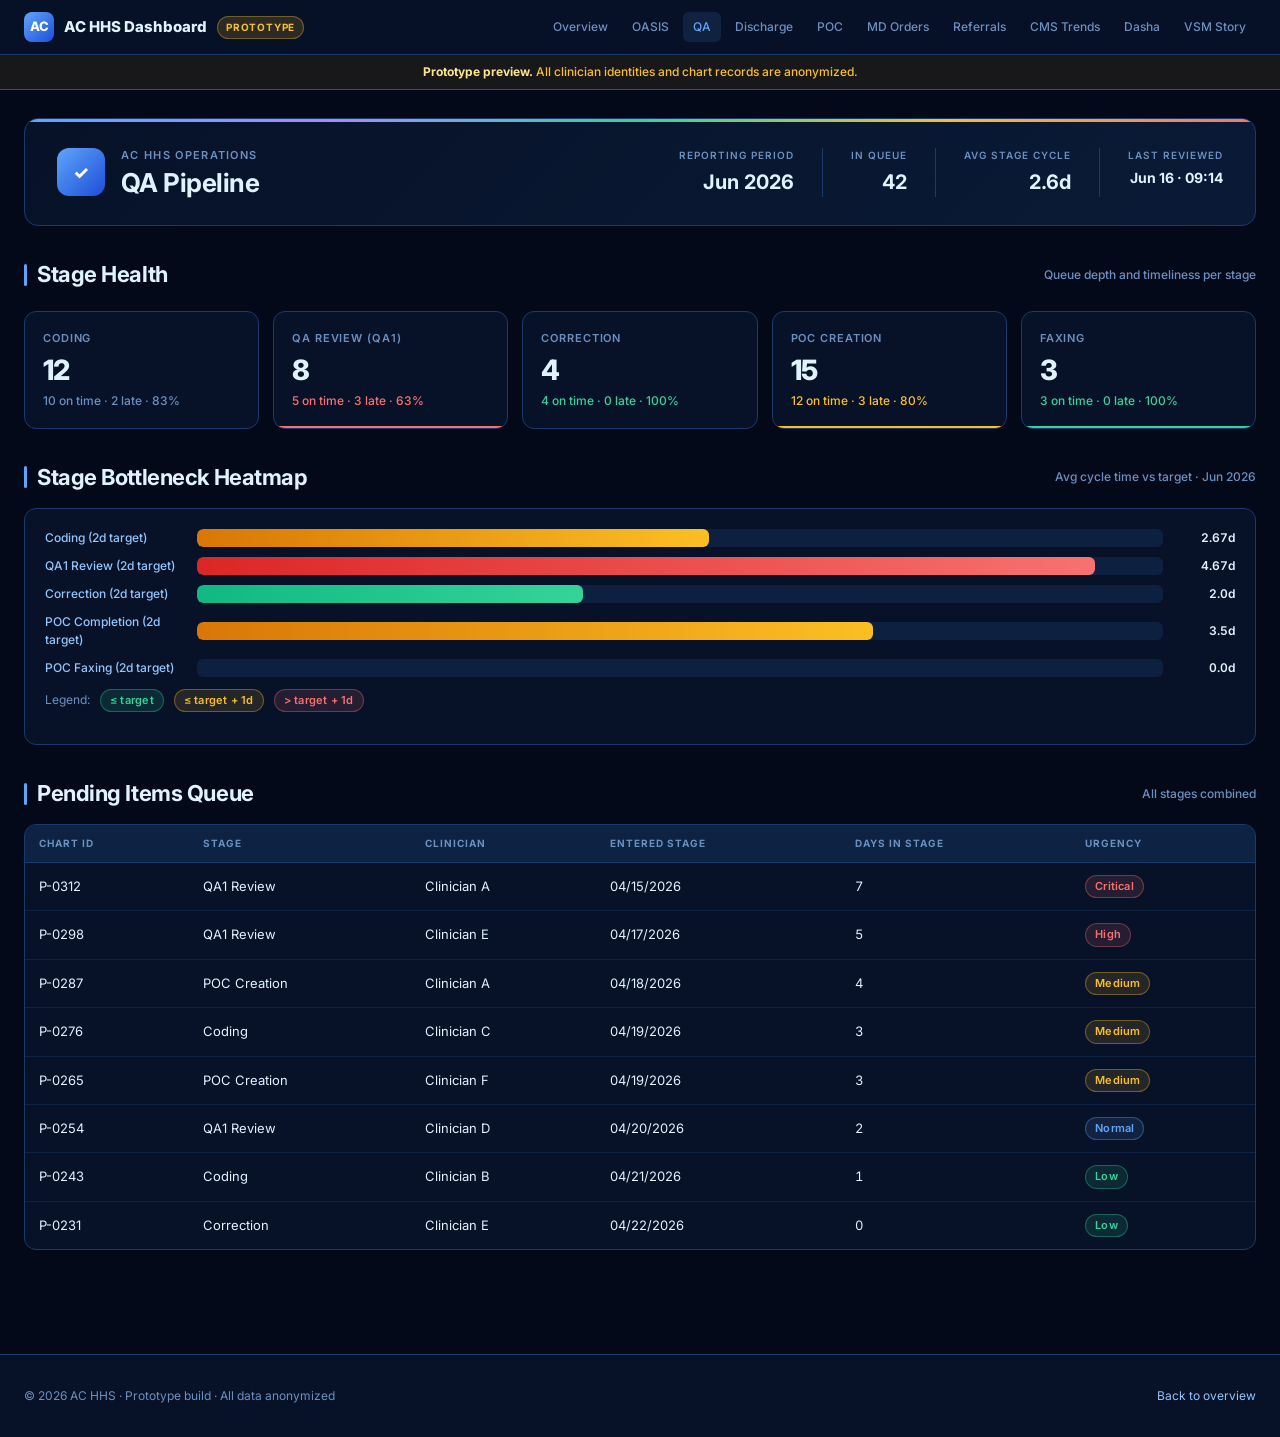
<file: qa.html>
<!DOCTYPE html>
<html lang="en">
<head>
  <meta charset="UTF-8" />
  <meta name="viewport" content="width=device-width, initial-scale=1.0" />
  <title>QA Pipeline &middot; AC HHS Dashboard</title>
  <link rel="stylesheet" href="assets/styles.css" />
</head>
<body>

<nav class="demo-nav">
  <div class="demo-nav-inner">
    <div class="demo-brand">
      <span class="demo-brand-mark">AC</span>
      <span>AC HHS Dashboard</span>
      <span class="demo-pill">Prototype</span>
    </div>
    <div class="demo-nav-links">
      <a href="index.html">Overview</a>
      <a href="oasis.html">OASIS</a>
      <a href="qa.html" class="active">QA</a>
      <a href="discharge.html">Discharge</a>
      <a href="poc.html">POC</a>
      <a href="md-orders.html">MD Orders</a>
      <a href="referral.html">Referrals</a>
      <a href="cms-trends.html">CMS Trends</a>
      <a href="dasha.html">Dasha</a>
      <a href="vsm.html">VSM Story</a>
    </div>
  </div>
</nav>

<div class="demo-banner">
  <strong>Prototype preview.</strong> All clinician identities and chart records are anonymized.
</div>

<div class="container">

  <header class="dash-header">
    <div class="dash-header-inner">
      <div class="dash-title-block">
        <div class="dash-logo">&#10003;</div>
        <div>
          <div class="dash-eyebrow">AC HHS Operations</div>
          <h1 class="dash-title">QA Pipeline</h1>
        </div>
      </div>
      <div class="dash-header-stats">
        <div class="header-stat">
          <div class="header-stat-label">Reporting Period</div>
          <div class="header-stat-value">Jun 2026</div>
        </div>
        <div class="header-stat">
          <div class="header-stat-label">In Queue</div>
          <div class="header-stat-value">42</div>
        </div>
        <div class="header-stat">
          <div class="header-stat-label">Avg Stage Cycle</div>
          <div class="header-stat-value">2.6d</div>
        </div>
        <div class="header-stat">
          <div class="header-stat-label">Last Reviewed</div>
          <div class="header-stat-value" style="font-size:14px;">Jun 16 &middot; 09:14</div>
        </div>
      </div>
    </div>
  </header>

  <div class="section-header">
    <span class="section-accent"></span>
    <h2>Stage Health</h2>
    <span class="section-sub">Queue depth and timeliness per stage</span>
  </div>

  <div class="kpi-grid">
    <div class="kpi-card accent-blue">
      <div class="kpi-label">Coding</div>
      <div class="kpi-value">12</div>
      <div class="kpi-sub">10 on time &middot; 2 late &middot; 83%</div>
    </div>
    <div class="kpi-card accent-red">
      <div class="kpi-label">QA Review (QA1)</div>
      <div class="kpi-value">8</div>
      <div class="kpi-sub bad">5 on time &middot; 3 late &middot; 63%</div>
    </div>
    <div class="kpi-card accent-blue">
      <div class="kpi-label">Correction</div>
      <div class="kpi-value">4</div>
      <div class="kpi-sub good">4 on time &middot; 0 late &middot; 100%</div>
    </div>
    <div class="kpi-card accent-yellow">
      <div class="kpi-label">POC Creation</div>
      <div class="kpi-value">15</div>
      <div class="kpi-sub warn">12 on time &middot; 3 late &middot; 80%</div>
    </div>
    <div class="kpi-card accent-green">
      <div class="kpi-label">Faxing</div>
      <div class="kpi-value">3</div>
      <div class="kpi-sub good">3 on time &middot; 0 late &middot; 100%</div>
    </div>
  </div>

  <div class="section-header">
    <span class="section-accent"></span>
    <h2>Stage Bottleneck Heatmap</h2>
    <span class="section-sub">Avg cycle time vs target &middot; Jun 2026</span>
  </div>

  <div class="panel">
    <div class="bar-chart">
      <div class="bar-row">
        <div class="bar-label">Coding (2d target)</div>
        <div class="bar-track"><div class="bar-fill yellow" style="width: 53%;"></div></div>
        <div class="bar-value">2.67d</div>
      </div>
      <div class="bar-row">
        <div class="bar-label">QA1 Review (2d target)</div>
        <div class="bar-track"><div class="bar-fill red" style="width: 93%;"></div></div>
        <div class="bar-value">4.67d</div>
      </div>
      <div class="bar-row">
        <div class="bar-label">Correction (2d target)</div>
        <div class="bar-track"><div class="bar-fill green" style="width: 40%;"></div></div>
        <div class="bar-value">2.0d</div>
      </div>
      <div class="bar-row">
        <div class="bar-label">POC Completion (2d target)</div>
        <div class="bar-track"><div class="bar-fill yellow" style="width: 70%;"></div></div>
        <div class="bar-value">3.5d</div>
      </div>
      <div class="bar-row">
        <div class="bar-label">POC Faxing (2d target)</div>
        <div class="bar-track"><div class="bar-fill green" style="width: 0%;"></div></div>
        <div class="bar-value">0.0d</div>
      </div>
    </div>
    <div class="spacer-sm"></div>
    <div class="summary-row">
      <span class="label">Legend:</span>
      <span class="pill pill-green">&le; target</span>
      <span class="pill pill-yellow">&le; target + 1d</span>
      <span class="pill pill-red">&gt; target + 1d</span>
    </div>
  </div>

  <div class="section-header">
    <span class="section-accent"></span>
    <h2>Pending Items Queue</h2>
    <span class="section-sub">All stages combined</span>
  </div>

  <div class="pipeline-table-wrap">
    <table class="pipeline-table">
      <thead>
        <tr>
          <th>Chart ID</th>
          <th>Stage</th>
          <th>Clinician</th>
          <th>Entered Stage</th>
          <th>Days in Stage</th>
          <th>Urgency</th>
        </tr>
      </thead>
      <tbody>
        <tr>
          <td>P-0312</td>
          <td>QA1 Review</td>
          <td>Clinician A</td>
          <td>04/15/2026</td>
          <td class="num">7</td>
          <td><span class="pill pill-red">Critical</span></td>
        </tr>
        <tr>
          <td>P-0298</td>
          <td>QA1 Review</td>
          <td>Clinician E</td>
          <td>04/17/2026</td>
          <td class="num">5</td>
          <td><span class="pill pill-red">High</span></td>
        </tr>
        <tr>
          <td>P-0287</td>
          <td>POC Creation</td>
          <td>Clinician A</td>
          <td>04/18/2026</td>
          <td class="num">4</td>
          <td><span class="pill pill-yellow">Medium</span></td>
        </tr>
        <tr>
          <td>P-0276</td>
          <td>Coding</td>
          <td>Clinician C</td>
          <td>04/19/2026</td>
          <td class="num">3</td>
          <td><span class="pill pill-yellow">Medium</span></td>
        </tr>
        <tr>
          <td>P-0265</td>
          <td>POC Creation</td>
          <td>Clinician F</td>
          <td>04/19/2026</td>
          <td class="num">3</td>
          <td><span class="pill pill-yellow">Medium</span></td>
        </tr>
        <tr>
          <td>P-0254</td>
          <td>QA1 Review</td>
          <td>Clinician D</td>
          <td>04/20/2026</td>
          <td class="num">2</td>
          <td><span class="pill pill-blue">Normal</span></td>
        </tr>
        <tr>
          <td>P-0243</td>
          <td>Coding</td>
          <td>Clinician B</td>
          <td>04/21/2026</td>
          <td class="num">1</td>
          <td><span class="pill pill-green">Low</span></td>
        </tr>
        <tr>
          <td>P-0231</td>
          <td>Correction</td>
          <td>Clinician E</td>
          <td>04/22/2026</td>
          <td class="num">0</td>
          <td><span class="pill pill-green">Low</span></td>
        </tr>
      </tbody>
    </table>
  </div>

  <div class="spacer-lg"></div>
</div>

<footer class="demo-footer">
  <div class="demo-footer-row">
    <div>&copy; 2026 AC HHS &middot; Prototype build &middot; All data anonymized</div>
    <div><a href="index.html">Back to overview</a></div>
  </div>
</footer>

</body>
</html>
</file>
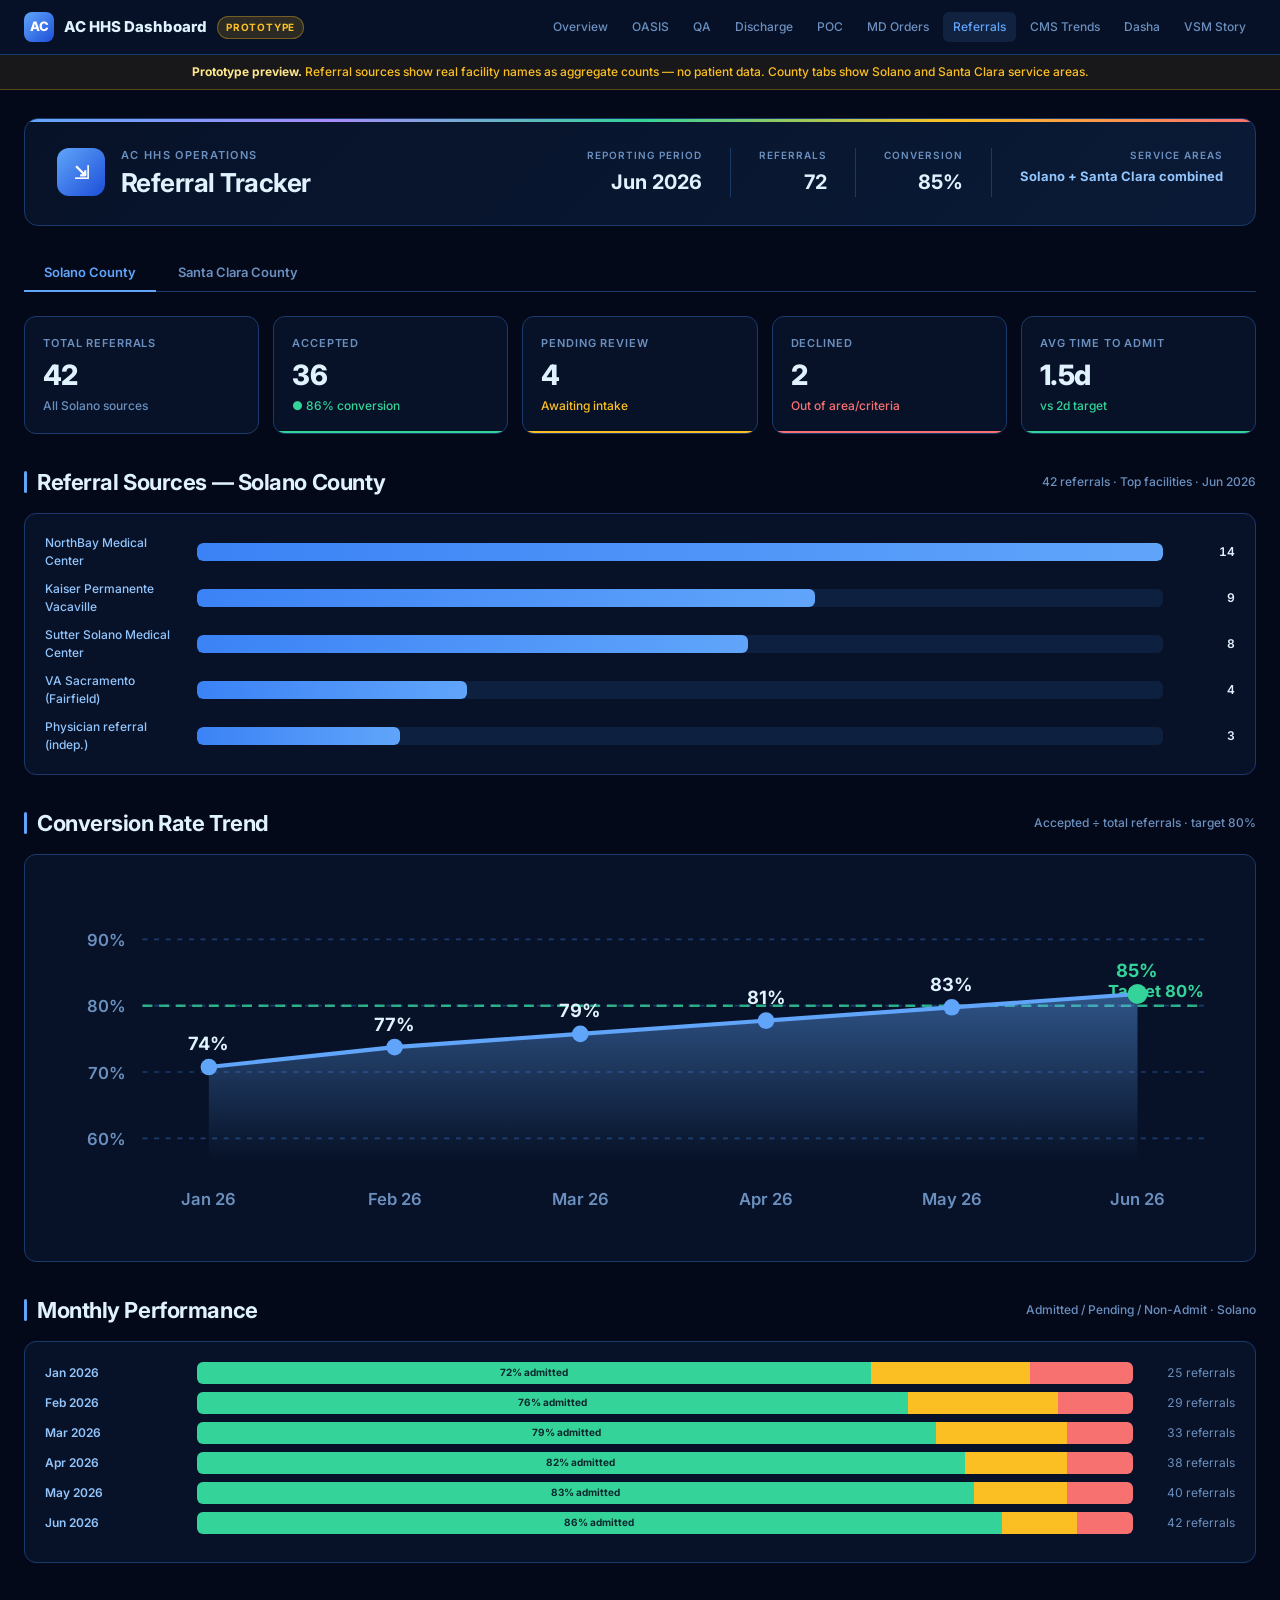
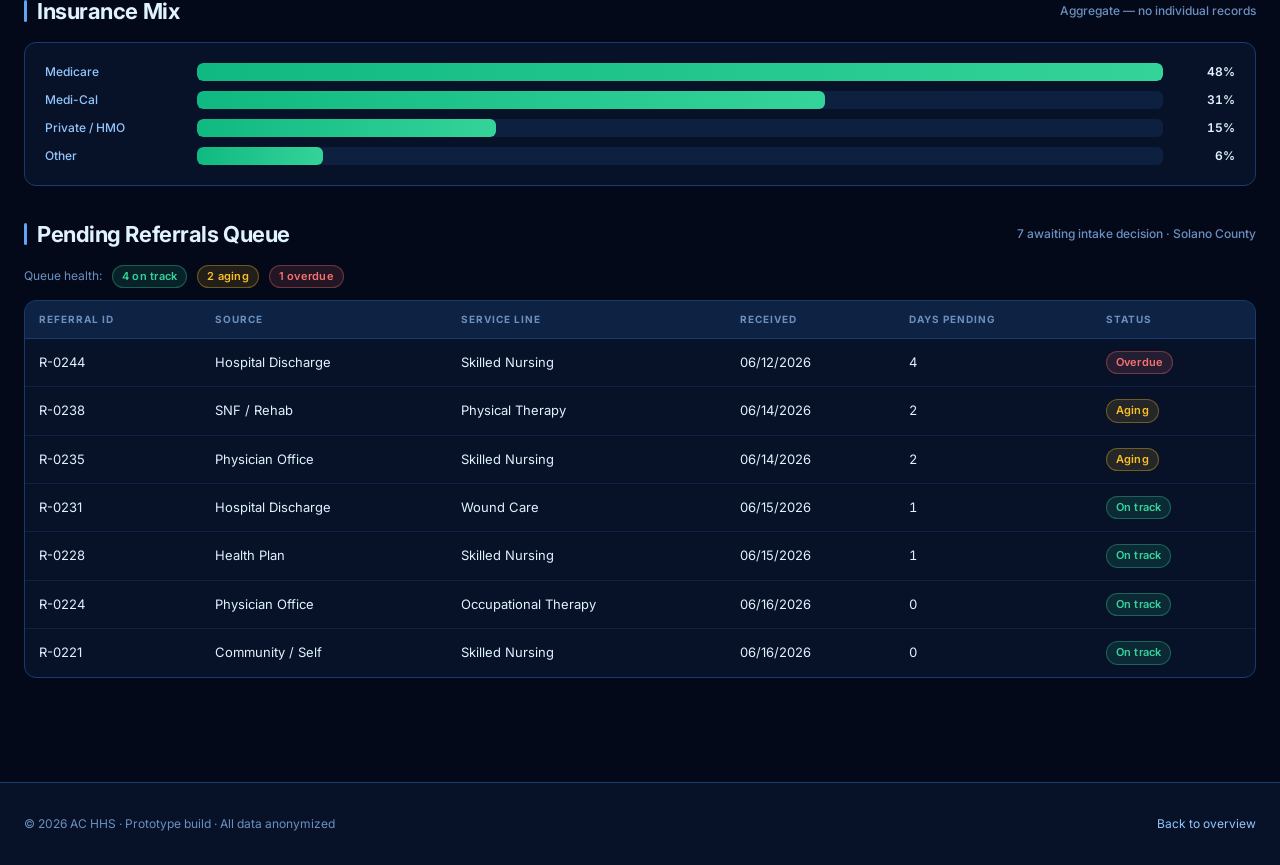
<file: referral.html>
<!DOCTYPE html>
<html lang="en">
<head>
  <meta charset="UTF-8" />
  <meta name="viewport" content="width=device-width, initial-scale=1.0" />
  <title>Referral Tracker &middot; AC HHS Dashboard</title>
  <link rel="stylesheet" href="assets/styles.css" />
</head>
<body>

<nav class="demo-nav">
  <div class="demo-nav-inner">
    <div class="demo-brand">
      <span class="demo-brand-mark">AC</span>
      <span>AC HHS Dashboard</span>
      <span class="demo-pill">Prototype</span>
    </div>
    <div class="demo-nav-links">
      <a href="index.html">Overview</a>
      <a href="oasis.html">OASIS</a>
      <a href="qa.html">QA</a>
      <a href="discharge.html">Discharge</a>
      <a href="poc.html">POC</a>
      <a href="md-orders.html">MD Orders</a>
      <a href="referral.html" class="active">Referrals</a>
      <a href="cms-trends.html">CMS Trends</a>
      <a href="dasha.html">Dasha</a>
      <a href="vsm.html">VSM Story</a>
    </div>
  </div>
</nav>

<div class="demo-banner">
  <strong>Prototype preview.</strong> Referral sources show real facility names as aggregate counts &mdash; no patient data. County tabs show Solano and Santa Clara service areas.
</div>

<div class="container">

  <header class="dash-header">
    <div class="dash-header-inner">
      <div class="dash-title-block">
        <div class="dash-logo">&#8690;</div>
        <div>
          <div class="dash-eyebrow">AC HHS Operations</div>
          <h1 class="dash-title">Referral Tracker</h1>
        </div>
      </div>
      <div class="dash-header-stats">
        <div class="header-stat">
          <div class="header-stat-label">Reporting Period</div>
          <div class="header-stat-value">Jun 2026</div>
        </div>
        <div class="header-stat">
          <div class="header-stat-label">Referrals</div>
          <div class="header-stat-value">72</div>
        </div>
        <div class="header-stat">
          <div class="header-stat-label">Conversion</div>
          <div class="header-stat-value">85%</div>
        </div>
        <div class="header-stat">
          <div class="header-stat-label">Service Areas</div>
          <div class="header-stat-value" style="font-size:13px; color: var(--text-2);">Solano + Santa Clara combined</div>
        </div>
      </div>
    </div>
  </header>

  <div class="tabs" id="county-tabs">
    <button class="tab-btn active" onclick="switchTab('solano')">Solano County</button>
    <button class="tab-btn" onclick="switchTab('santaclara')">Santa Clara County</button>
  </div>

  <!-- ===== SOLANO COUNTY TAB ===== -->
  <div class="tab-panel active" id="tab-solano">

    <div class="kpi-grid">
      <div class="kpi-card accent-blue">
        <div class="kpi-label">Total Referrals</div>
        <div class="kpi-value">42</div>
        <div class="kpi-sub">All Solano sources</div>
      </div>
      <div class="kpi-card accent-green">
        <div class="kpi-label">Accepted</div>
        <div class="kpi-value">36</div>
        <div class="kpi-sub good">&#9679; 86% conversion</div>
      </div>
      <div class="kpi-card accent-yellow">
        <div class="kpi-label">Pending Review</div>
        <div class="kpi-value">4</div>
        <div class="kpi-sub warn">Awaiting intake</div>
      </div>
      <div class="kpi-card accent-red">
        <div class="kpi-label">Declined</div>
        <div class="kpi-value">2</div>
        <div class="kpi-sub bad">Out of area/criteria</div>
      </div>
      <div class="kpi-card accent-green">
        <div class="kpi-label">Avg Time to Admit</div>
        <div class="kpi-value">1.5d</div>
        <div class="kpi-sub good">vs 2d target</div>
      </div>
    </div>

    <div class="section-header">
      <span class="section-accent"></span>
      <h2>Referral Sources &mdash; Solano County</h2>
      <span class="section-sub">42 referrals &middot; Top facilities &middot; Jun 2026</span>
    </div>

    <div class="panel">
      <div class="bar-chart">
        <div class="bar-row">
          <div class="bar-label">NorthBay Medical Center</div>
          <div class="bar-track"><div class="bar-fill blue" style="width: 100%;"></div></div>
          <div class="bar-value">14</div>
        </div>
        <div class="bar-row">
          <div class="bar-label">Kaiser Permanente Vacaville</div>
          <div class="bar-track"><div class="bar-fill blue" style="width: 64%;"></div></div>
          <div class="bar-value">9</div>
        </div>
        <div class="bar-row">
          <div class="bar-label">Sutter Solano Medical Center</div>
          <div class="bar-track"><div class="bar-fill blue" style="width: 57%;"></div></div>
          <div class="bar-value">8</div>
        </div>
        <div class="bar-row">
          <div class="bar-label">VA Sacramento (Fairfield)</div>
          <div class="bar-track"><div class="bar-fill blue" style="width: 28%;"></div></div>
          <div class="bar-value">4</div>
        </div>
        <div class="bar-row">
          <div class="bar-label">Physician referral (indep.)</div>
          <div class="bar-track"><div class="bar-fill blue" style="width: 21%;"></div></div>
          <div class="bar-value">3</div>
        </div>
      </div>
    </div>

    <div class="section-header">
      <span class="section-accent"></span>
      <h2>Conversion Rate Trend</h2>
      <span class="section-sub">Accepted &divide; total referrals &middot; target 80%</span>
    </div>

    <div class="trend-chart">
      <svg viewBox="0 0 720 220" xmlns="http://www.w3.org/2000/svg">
        <defs>
          <linearGradient id="ref-sol-area" x1="0" y1="0" x2="0" y2="1">
            <stop offset="0%" stop-color="#60a5fa" stop-opacity="0.45"/>
            <stop offset="100%" stop-color="#60a5fa" stop-opacity="0"/>
          </linearGradient>
        </defs>
        <g stroke="#1a3a6c" stroke-width="1" stroke-dasharray="3 4">
          <line x1="60" y1="40"  x2="700" y2="40"/>
          <line x1="60" y1="80"  x2="700" y2="80"/>
          <line x1="60" y1="120" x2="700" y2="120"/>
          <line x1="60" y1="160" x2="700" y2="160"/>
        </g>
        <g fill="#6b90bf" font-size="10" font-family="Inter" font-weight="600">
          <text x="50" y="44" text-anchor="end">90%</text>
          <text x="50" y="84" text-anchor="end">80%</text>
          <text x="50" y="124" text-anchor="end">70%</text>
          <text x="50" y="164" text-anchor="end">60%</text>
        </g>
        <!-- Target line at 80% -->
        <line x1="60" y1="80" x2="700" y2="80" stroke="#34d399" stroke-width="1.5" stroke-dasharray="6 4" opacity="0.8"/>
        <text x="700" y="75" fill="#34d399" font-size="10" font-family="Inter" font-weight="700" text-anchor="end">Target 80%</text>

        <!-- Jan 74, Feb 77, Mar 79, Apr 81, May 83, Jun 85 -->
        <!-- y = 173 - (pct-60)*4 -->
        <!-- Jan 74 -> 117 -->
        <!-- Feb 77 -> 105 -->
        <!-- Mar 79 -> 97  -->
        <!-- Apr 81 -> 89  -->
        <!-- May 83 -> 81  -->
        <!-- Jun 85 -> 73  -->
        <path d="M 100 173 L 100 117 L 212 105 L 324 97 L 436 89 L 548 81 L 660 73 L 660 173 Z"
              fill="url(#ref-sol-area)"/>
        <path d="M 100 117 L 212 105 L 324 97 L 436 89 L 548 81 L 660 73"
              fill="none" stroke="#60a5fa" stroke-width="2.5" stroke-linecap="round" stroke-linejoin="round"/>
        <g fill="#60a5fa">
          <circle cx="100" cy="117" r="5"/>
          <circle cx="212" cy="105" r="5"/>
          <circle cx="324" cy="97"  r="5"/>
          <circle cx="436" cy="89"  r="5"/>
          <circle cx="548" cy="81"  r="5"/>
          <circle cx="660" cy="73"  r="6" fill="#34d399"/>
        </g>
        <g fill="#e0f2fe" font-size="11" font-family="Inter" font-weight="700">
          <text x="100" y="107" text-anchor="middle">74%</text>
          <text x="212" y="95"  text-anchor="middle">77%</text>
          <text x="324" y="87"  text-anchor="middle">79%</text>
          <text x="436" y="79"  text-anchor="middle">81%</text>
          <text x="548" y="71"  text-anchor="middle">83%</text>
          <text x="660" y="63"  text-anchor="middle" fill="#34d399">85%</text>
        </g>
        <g fill="#6b90bf" font-size="10" font-family="Inter" font-weight="600">
          <text x="100" y="200" text-anchor="middle">Jan 26</text>
          <text x="212" y="200" text-anchor="middle">Feb 26</text>
          <text x="324" y="200" text-anchor="middle">Mar 26</text>
          <text x="436" y="200" text-anchor="middle">Apr 26</text>
          <text x="548" y="200" text-anchor="middle">May 26</text>
          <text x="660" y="200" text-anchor="middle">Jun 26</text>
        </g>
      </svg>
    </div>

    <div class="section-header">
      <span class="section-accent"></span>
      <h2>Monthly Performance</h2>
      <span class="section-sub">Admitted / Pending / Non-Admit &middot; Solano</span>
    </div>

    <div class="panel">
      <div class="stacked-row">
        <div class="bar-label">Jan 2026</div>
        <div class="stacked-bar">
          <div class="stacked-seg green" style="width:72%;">72% admitted</div>
          <div class="stacked-seg yellow" style="width:17%;"></div>
          <div class="stacked-seg red" style="width:11%;"></div>
        </div>
        <div class="bar-value">25 referrals</div>
      </div>
      <div class="stacked-row">
        <div class="bar-label">Feb 2026</div>
        <div class="stacked-bar">
          <div class="stacked-seg green" style="width:76%;">76% admitted</div>
          <div class="stacked-seg yellow" style="width:16%;"></div>
          <div class="stacked-seg red" style="width:8%;"></div>
        </div>
        <div class="bar-value">29 referrals</div>
      </div>
      <div class="stacked-row">
        <div class="bar-label">Mar 2026</div>
        <div class="stacked-bar">
          <div class="stacked-seg green" style="width:79%;">79% admitted</div>
          <div class="stacked-seg yellow" style="width:14%;"></div>
          <div class="stacked-seg red" style="width:7%;"></div>
        </div>
        <div class="bar-value">33 referrals</div>
      </div>
      <div class="stacked-row">
        <div class="bar-label">Apr 2026</div>
        <div class="stacked-bar">
          <div class="stacked-seg green" style="width:82%;">82% admitted</div>
          <div class="stacked-seg yellow" style="width:11%;"></div>
          <div class="stacked-seg red" style="width:7%;"></div>
        </div>
        <div class="bar-value">38 referrals</div>
      </div>
      <div class="stacked-row">
        <div class="bar-label">May 2026</div>
        <div class="stacked-bar">
          <div class="stacked-seg green" style="width:83%;">83% admitted</div>
          <div class="stacked-seg yellow" style="width:10%;"></div>
          <div class="stacked-seg red" style="width:7%;"></div>
        </div>
        <div class="bar-value">40 referrals</div>
      </div>
      <div class="stacked-row">
        <div class="bar-label">Jun 2026</div>
        <div class="stacked-bar">
          <div class="stacked-seg green" style="width:86%;">86% admitted</div>
          <div class="stacked-seg yellow" style="width:8%;"></div>
          <div class="stacked-seg red" style="width:6%;"></div>
        </div>
        <div class="bar-value">42 referrals</div>
      </div>
    </div>

    <div class="section-header">
      <span class="section-accent"></span>
      <h2>Insurance Mix</h2>
      <span class="section-sub">Aggregate &mdash; no individual records</span>
    </div>

    <div class="panel">
      <div class="bar-chart">
        <div class="bar-row">
          <div class="bar-label">Medicare</div>
          <div class="bar-track"><div class="bar-fill green" style="width: 100%;"></div></div>
          <div class="bar-value">48%</div>
        </div>
        <div class="bar-row">
          <div class="bar-label">Medi-Cal</div>
          <div class="bar-track"><div class="bar-fill green" style="width: 65%;"></div></div>
          <div class="bar-value">31%</div>
        </div>
        <div class="bar-row">
          <div class="bar-label">Private / HMO</div>
          <div class="bar-track"><div class="bar-fill green" style="width: 31%;"></div></div>
          <div class="bar-value">15%</div>
        </div>
        <div class="bar-row">
          <div class="bar-label">Other</div>
          <div class="bar-track"><div class="bar-fill green" style="width: 13%;"></div></div>
          <div class="bar-value">6%</div>
        </div>
      </div>
    </div>

    <div class="section-header">
      <span class="section-accent"></span>
      <h2>Pending Referrals Queue</h2>
      <span class="section-sub">7 awaiting intake decision &middot; Solano County</span>
    </div>

    <div class="summary-row">
      <span class="label">Queue health:</span>
      <span class="pill pill-green">4 on track</span>
      <span class="pill pill-yellow">2 aging</span>
      <span class="pill pill-red">1 overdue</span>
    </div>

    <div class="pipeline-table-wrap">
      <table class="pipeline-table">
        <thead>
          <tr>
            <th>Referral ID</th>
            <th>Source</th>
            <th>Service Line</th>
            <th>Received</th>
            <th>Days Pending</th>
            <th>Status</th>
          </tr>
        </thead>
        <tbody>
          <tr>
            <td>R-0244</td>
            <td>Hospital Discharge</td>
            <td>Skilled Nursing</td>
            <td>06/12/2026</td>
            <td class="num">4</td>
            <td><span class="pill pill-red">Overdue</span></td>
          </tr>
          <tr>
            <td>R-0238</td>
            <td>SNF / Rehab</td>
            <td>Physical Therapy</td>
            <td>06/14/2026</td>
            <td class="num">2</td>
            <td><span class="pill pill-yellow">Aging</span></td>
          </tr>
          <tr>
            <td>R-0235</td>
            <td>Physician Office</td>
            <td>Skilled Nursing</td>
            <td>06/14/2026</td>
            <td class="num">2</td>
            <td><span class="pill pill-yellow">Aging</span></td>
          </tr>
          <tr>
            <td>R-0231</td>
            <td>Hospital Discharge</td>
            <td>Wound Care</td>
            <td>06/15/2026</td>
            <td class="num">1</td>
            <td><span class="pill pill-green">On track</span></td>
          </tr>
          <tr>
            <td>R-0228</td>
            <td>Health Plan</td>
            <td>Skilled Nursing</td>
            <td>06/15/2026</td>
            <td class="num">1</td>
            <td><span class="pill pill-green">On track</span></td>
          </tr>
          <tr>
            <td>R-0224</td>
            <td>Physician Office</td>
            <td>Occupational Therapy</td>
            <td>06/16/2026</td>
            <td class="num">0</td>
            <td><span class="pill pill-green">On track</span></td>
          </tr>
          <tr>
            <td>R-0221</td>
            <td>Community / Self</td>
            <td>Skilled Nursing</td>
            <td>06/16/2026</td>
            <td class="num">0</td>
            <td><span class="pill pill-green">On track</span></td>
          </tr>
        </tbody>
      </table>
    </div>

  </div><!-- /tab-solano -->

  <!-- ===== SANTA CLARA COUNTY TAB ===== -->
  <div class="tab-panel" id="tab-santaclara">

    <div class="kpi-grid">
      <div class="kpi-card accent-blue">
        <div class="kpi-label">Total Referrals</div>
        <div class="kpi-value">30</div>
        <div class="kpi-sub">All Santa Clara sources</div>
      </div>
      <div class="kpi-card accent-green">
        <div class="kpi-label">Accepted</div>
        <div class="kpi-value">25</div>
        <div class="kpi-sub good">&#9679; 83% conversion</div>
      </div>
      <div class="kpi-card accent-yellow">
        <div class="kpi-label">Pending Review</div>
        <div class="kpi-value">3</div>
        <div class="kpi-sub warn">Awaiting intake</div>
      </div>
      <div class="kpi-card accent-red">
        <div class="kpi-label">Declined</div>
        <div class="kpi-value">2</div>
        <div class="kpi-sub bad">Out of area/criteria</div>
      </div>
      <div class="kpi-card accent-green">
        <div class="kpi-label">Avg Time to Admit</div>
        <div class="kpi-value">1.9d</div>
        <div class="kpi-sub good">vs 2d target</div>
      </div>
    </div>

    <div class="section-header">
      <span class="section-accent"></span>
      <h2>Referral Sources &mdash; Santa Clara County</h2>
      <span class="section-sub">30 referrals &middot; Top facilities &middot; Jun 2026</span>
    </div>

    <div class="panel">
      <div class="bar-chart">
        <div class="bar-row">
          <div class="bar-label">Kaiser Santa Clara</div>
          <div class="bar-track"><div class="bar-fill purple" style="width: 100%;"></div></div>
          <div class="bar-value">10</div>
        </div>
        <div class="bar-row">
          <div class="bar-label">Stanford Medical Center</div>
          <div class="bar-track"><div class="bar-fill purple" style="width: 60%;"></div></div>
          <div class="bar-value">6</div>
        </div>
        <div class="bar-row">
          <div class="bar-label">El Camino Hospital</div>
          <div class="bar-track"><div class="bar-fill purple" style="width: 50%;"></div></div>
          <div class="bar-value">5</div>
        </div>
        <div class="bar-row">
          <div class="bar-label">Good Samaritan Hospital</div>
          <div class="bar-track"><div class="bar-fill purple" style="width: 30%;"></div></div>
          <div class="bar-value">3</div>
        </div>
        <div class="bar-row">
          <div class="bar-label">O'Connor Hospital</div>
          <div class="bar-track"><div class="bar-fill purple" style="width: 20%;"></div></div>
          <div class="bar-value">2</div>
        </div>
      </div>
    </div>

    <div class="section-header">
      <span class="section-accent"></span>
      <h2>Conversion Rate Trend</h2>
      <span class="section-sub">Accepted &divide; total referrals &middot; target 80%</span>
    </div>

    <div class="trend-chart">
      <svg viewBox="0 0 720 220" xmlns="http://www.w3.org/2000/svg">
        <defs>
          <linearGradient id="ref-sc-area" x1="0" y1="0" x2="0" y2="1">
            <stop offset="0%" stop-color="#a78bfa" stop-opacity="0.45"/>
            <stop offset="100%" stop-color="#a78bfa" stop-opacity="0"/>
          </linearGradient>
        </defs>
        <g stroke="#1a3a6c" stroke-width="1" stroke-dasharray="3 4">
          <line x1="60" y1="40"  x2="700" y2="40"/>
          <line x1="60" y1="80"  x2="700" y2="80"/>
          <line x1="60" y1="120" x2="700" y2="120"/>
          <line x1="60" y1="160" x2="700" y2="160"/>
        </g>
        <g fill="#6b90bf" font-size="10" font-family="Inter" font-weight="600">
          <text x="50" y="44" text-anchor="end">90%</text>
          <text x="50" y="84" text-anchor="end">80%</text>
          <text x="50" y="124" text-anchor="end">70%</text>
          <text x="50" y="164" text-anchor="end">60%</text>
        </g>
        <!-- Target line at 80% -->
        <line x1="60" y1="80" x2="700" y2="80" stroke="#34d399" stroke-width="1.5" stroke-dasharray="6 4" opacity="0.8"/>
        <text x="700" y="75" fill="#34d399" font-size="10" font-family="Inter" font-weight="700" text-anchor="end">Target 80%</text>

        <!-- Jan 72, Feb 74, Mar 78, Apr 81, May 83, Jun 84 -->
        <!-- y = 173 - (pct-60)*4 -->
        <!-- Jan 72 -> 125 -->
        <!-- Feb 74 -> 117 -->
        <!-- Mar 78 -> 101 -->
        <!-- Apr 81 -> 89  -->
        <!-- May 83 -> 81  -->
        <!-- Jun 84 -> 77  -->
        <path d="M 100 173 L 100 125 L 212 117 L 324 101 L 436 89 L 548 81 L 660 77 L 660 173 Z"
              fill="url(#ref-sc-area)"/>
        <path d="M 100 125 L 212 117 L 324 101 L 436 89 L 548 81 L 660 77"
              fill="none" stroke="#a78bfa" stroke-width="2.5" stroke-linecap="round" stroke-linejoin="round"/>
        <g fill="#a78bfa">
          <circle cx="100" cy="125" r="5"/>
          <circle cx="212" cy="117" r="5"/>
          <circle cx="324" cy="101" r="5"/>
          <circle cx="436" cy="89"  r="5"/>
          <circle cx="548" cy="81"  r="5"/>
          <circle cx="660" cy="77"  r="6" fill="#34d399"/>
        </g>
        <g fill="#e0f2fe" font-size="11" font-family="Inter" font-weight="700">
          <text x="100" y="115" text-anchor="middle">72%</text>
          <text x="212" y="107" text-anchor="middle">74%</text>
          <text x="324" y="91"  text-anchor="middle">78%</text>
          <text x="436" y="79"  text-anchor="middle">81%</text>
          <text x="548" y="71"  text-anchor="middle">83%</text>
          <text x="660" y="67"  text-anchor="middle" fill="#34d399">84%</text>
        </g>
        <g fill="#6b90bf" font-size="10" font-family="Inter" font-weight="600">
          <text x="100" y="200" text-anchor="middle">Jan 26</text>
          <text x="212" y="200" text-anchor="middle">Feb 26</text>
          <text x="324" y="200" text-anchor="middle">Mar 26</text>
          <text x="436" y="200" text-anchor="middle">Apr 26</text>
          <text x="548" y="200" text-anchor="middle">May 26</text>
          <text x="660" y="200" text-anchor="middle">Jun 26</text>
        </g>
      </svg>
    </div>

    <div class="section-header">
      <span class="section-accent"></span>
      <h2>Monthly Performance</h2>
      <span class="section-sub">Admitted / Pending / Non-Admit &middot; Santa Clara</span>
    </div>

    <div class="panel">
      <div class="stacked-row">
        <div class="bar-label">Jan 2026</div>
        <div class="stacked-bar">
          <div class="stacked-seg green" style="width:69%;">69% admitted</div>
          <div class="stacked-seg yellow" style="width:17%;"></div>
          <div class="stacked-seg red" style="width:14%;"></div>
        </div>
        <div class="bar-value">17 referrals</div>
      </div>
      <div class="stacked-row">
        <div class="bar-label">Feb 2026</div>
        <div class="stacked-bar">
          <div class="stacked-seg green" style="width:72%;">72% admitted</div>
          <div class="stacked-seg yellow" style="width:16%;"></div>
          <div class="stacked-seg red" style="width:12%;"></div>
        </div>
        <div class="bar-value">19 referrals</div>
      </div>
      <div class="stacked-row">
        <div class="bar-label">Mar 2026</div>
        <div class="stacked-bar">
          <div class="stacked-seg green" style="width:78%;">78% admitted</div>
          <div class="stacked-seg yellow" style="width:14%;"></div>
          <div class="stacked-seg red" style="width:8%;"></div>
        </div>
        <div class="bar-value">22 referrals</div>
      </div>
      <div class="stacked-row">
        <div class="bar-label">Apr 2026</div>
        <div class="stacked-bar">
          <div class="stacked-seg green" style="width:81%;">81% admitted</div>
          <div class="stacked-seg yellow" style="width:11%;"></div>
          <div class="stacked-seg red" style="width:8%;"></div>
        </div>
        <div class="bar-value">26 referrals</div>
      </div>
      <div class="stacked-row">
        <div class="bar-label">May 2026</div>
        <div class="stacked-bar">
          <div class="stacked-seg green" style="width:83%;">83% admitted</div>
          <div class="stacked-seg yellow" style="width:10%;"></div>
          <div class="stacked-seg red" style="width:7%;"></div>
        </div>
        <div class="bar-value">28 referrals</div>
      </div>
      <div class="stacked-row">
        <div class="bar-label">Jun 2026</div>
        <div class="stacked-bar">
          <div class="stacked-seg green" style="width:84%;">84% admitted</div>
          <div class="stacked-seg yellow" style="width:9%;"></div>
          <div class="stacked-seg red" style="width:7%;"></div>
        </div>
        <div class="bar-value">30 referrals</div>
      </div>
    </div>

    <div class="section-header">
      <span class="section-accent"></span>
      <h2>Insurance Mix</h2>
      <span class="section-sub">Aggregate &mdash; no individual records</span>
    </div>

    <div class="panel">
      <div class="bar-chart">
        <div class="bar-row">
          <div class="bar-label">Medicare</div>
          <div class="bar-track"><div class="bar-fill purple" style="width: 100%;"></div></div>
          <div class="bar-value">42%</div>
        </div>
        <div class="bar-row">
          <div class="bar-label">Medi-Cal</div>
          <div class="bar-track"><div class="bar-fill purple" style="width: 71%;"></div></div>
          <div class="bar-value">30%</div>
        </div>
        <div class="bar-row">
          <div class="bar-label">Private / HMO</div>
          <div class="bar-track"><div class="bar-fill purple" style="width: 55%;"></div></div>
          <div class="bar-value">23%</div>
        </div>
        <div class="bar-row">
          <div class="bar-label">Other</div>
          <div class="bar-track"><div class="bar-fill purple" style="width: 12%;"></div></div>
          <div class="bar-value">5%</div>
        </div>
      </div>
    </div>

    <div class="section-header">
      <span class="section-accent"></span>
      <h2>Pending Referrals Queue</h2>
      <span class="section-sub">4 awaiting intake decision &middot; Santa Clara County</span>
    </div>

    <div class="summary-row">
      <span class="label">Queue health:</span>
      <span class="pill pill-green">3 on track</span>
      <span class="pill pill-yellow">1 aging</span>
    </div>

    <div class="pipeline-table-wrap">
      <table class="pipeline-table">
        <thead>
          <tr>
            <th>Referral ID</th>
            <th>Source</th>
            <th>Service Line</th>
            <th>Received</th>
            <th>Days Pending</th>
            <th>Status</th>
          </tr>
        </thead>
        <tbody>
          <tr>
            <td>R-0249</td>
            <td>Kaiser Santa Clara</td>
            <td>Skilled Nursing</td>
            <td>06/13/2026</td>
            <td class="num">3</td>
            <td><span class="pill pill-yellow">Aging</span></td>
          </tr>
          <tr>
            <td>R-0242</td>
            <td>Stanford Medical Center</td>
            <td>Physical Therapy</td>
            <td>06/15/2026</td>
            <td class="num">1</td>
            <td><span class="pill pill-green">On track</span></td>
          </tr>
          <tr>
            <td>R-0239</td>
            <td>El Camino Hospital</td>
            <td>Wound Care</td>
            <td>06/15/2026</td>
            <td class="num">1</td>
            <td><span class="pill pill-green">On track</span></td>
          </tr>
          <tr>
            <td>R-0237</td>
            <td>Physician referral</td>
            <td>Skilled Nursing</td>
            <td>06/16/2026</td>
            <td class="num">0</td>
            <td><span class="pill pill-green">On track</span></td>
          </tr>
        </tbody>
      </table>
    </div>

  </div><!-- /tab-santaclara -->

  <div class="spacer-lg"></div>
</div>

<footer class="demo-footer">
  <div class="demo-footer-row">
    <div>&copy; 2026 AC HHS &middot; Prototype build &middot; All data anonymized</div>
    <div><a href="index.html">Back to overview</a></div>
  </div>
</footer>

<script>
function switchTab(county) {
  document.querySelectorAll('.tab-btn').forEach(function(b) { b.classList.remove('active'); });
  document.querySelectorAll('.tab-panel').forEach(function(p) { p.classList.remove('active'); });
  document.getElementById('tab-' + county).classList.add('active');
  var btns = document.querySelectorAll('.tab-btn');
  if (county === 'solano') btns[0].classList.add('active');
  else btns[1].classList.add('active');
}
</script>

</body>
</html>
</file>
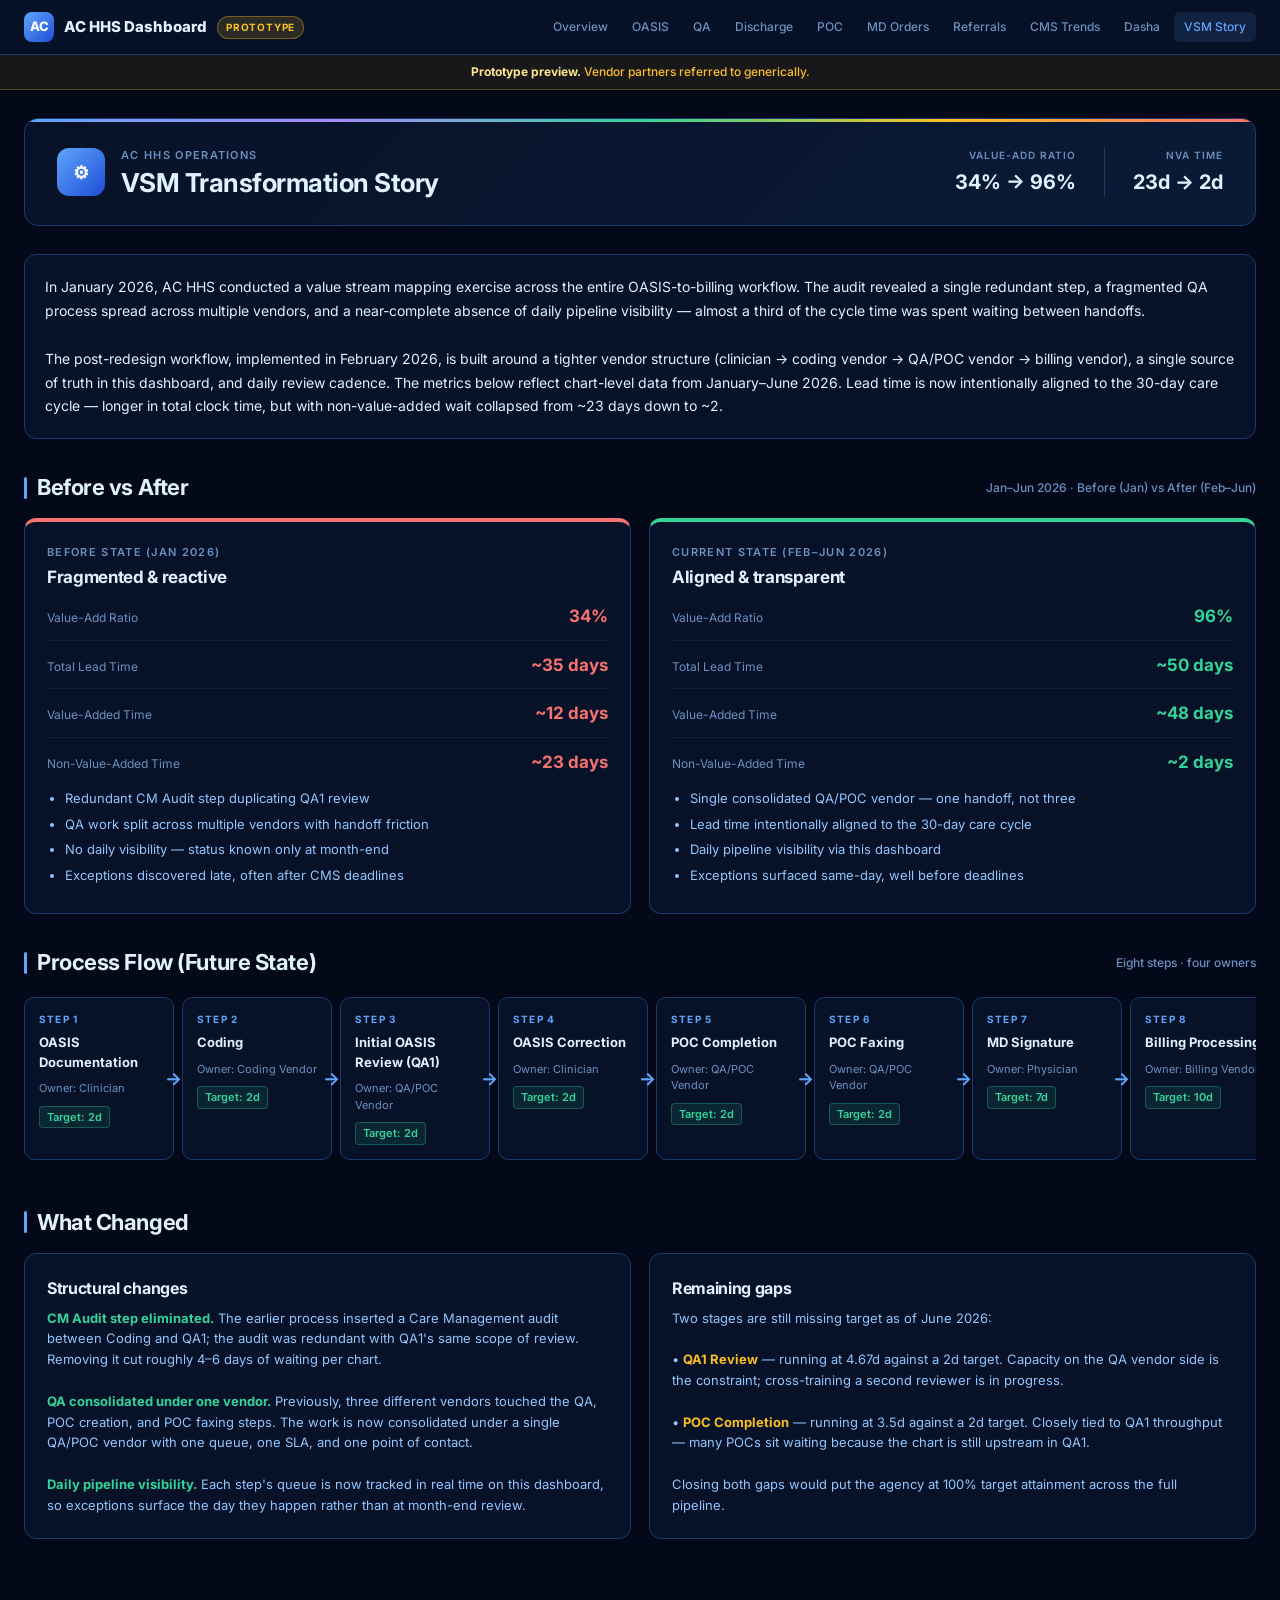
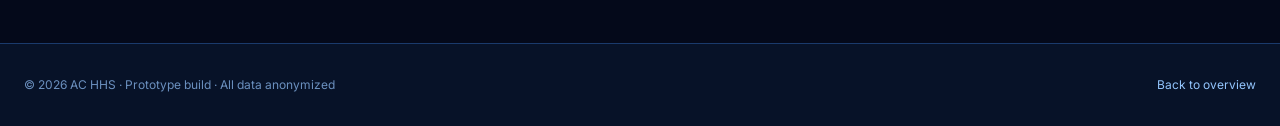
<file: vsm.html>
<!DOCTYPE html>
<html lang="en">
<head>
  <meta charset="UTF-8" />
  <meta name="viewport" content="width=device-width, initial-scale=1.0" />
  <title>VSM Transformation &middot; AC HHS Dashboard</title>
  <link rel="stylesheet" href="assets/styles.css" />
</head>
<body>

<nav class="demo-nav">
  <div class="demo-nav-inner">
    <div class="demo-brand">
      <span class="demo-brand-mark">AC</span>
      <span>AC HHS Dashboard</span>
      <span class="demo-pill">Prototype</span>
    </div>
    <div class="demo-nav-links">
      <a href="index.html">Overview</a>
      <a href="oasis.html">OASIS</a>
      <a href="qa.html">QA</a>
      <a href="discharge.html">Discharge</a>
      <a href="poc.html">POC</a>
      <a href="md-orders.html">MD Orders</a>
      <a href="referral.html">Referrals</a>
      <a href="cms-trends.html">CMS Trends</a>
      <a href="dasha.html">Dasha</a>
      <a href="vsm.html" class="active">VSM Story</a>
    </div>
  </div>
</nav>

<div class="demo-banner">
  <strong>Prototype preview.</strong> Vendor partners referred to generically.
</div>

<div class="container">

  <header class="dash-header">
    <div class="dash-header-inner">
      <div class="dash-title-block">
        <div class="dash-logo">&#9881;</div>
        <div>
          <div class="dash-eyebrow">AC HHS Operations</div>
          <h1 class="dash-title">VSM Transformation Story</h1>
        </div>
      </div>
      <div class="dash-header-stats">
        <div class="header-stat">
          <div class="header-stat-label">Value-Add Ratio</div>
          <div class="header-stat-value">34% &rarr; 96%</div>
        </div>
        <div class="header-stat">
          <div class="header-stat-label">NVA Time</div>
          <div class="header-stat-value">23d &rarr; 2d</div>
        </div>
      </div>
    </div>
  </header>

  <div class="panel" style="margin-bottom: 24px;">
    <p style="font-size: 14px; line-height: 1.7; color: var(--text);">
      In January 2026, AC HHS conducted a value stream mapping exercise across the entire OASIS-to-billing workflow. The audit revealed a single redundant step, a fragmented QA process spread across multiple vendors, and a near-complete absence of daily pipeline visibility &mdash; almost a third of the cycle time was spent waiting between handoffs.
      <br/><br/>
      The post-redesign workflow, implemented in February 2026, is built around a tighter vendor structure (clinician &rarr; coding vendor &rarr; QA/POC vendor &rarr; billing vendor), a single source of truth in this dashboard, and daily review cadence. The metrics below reflect chart-level data from January&ndash;June 2026. Lead time is now intentionally aligned to the 30-day care cycle &mdash; longer in total clock time, but with non-value-added wait collapsed from ~23 days down to ~2.
    </p>
  </div>

  <div class="section-header">
    <span class="section-accent"></span>
    <h2>Before vs After</h2>
    <span class="section-sub">Jan&ndash;Jun 2026 &middot; Before (Jan) vs After (Feb&ndash;Jun)</span>
  </div>

  <div class="two-col">
    <div class="vsm-state-card before">
      <div class="dash-eyebrow">Before State (Jan 2026)</div>
      <h3>Fragmented &amp; reactive</h3>
      <div class="vsm-state-metrics">
        <div class="vsm-metric">
          <span class="vsm-metric-label">Value-Add Ratio</span>
          <span class="vsm-metric-value">34%</span>
        </div>
        <div class="vsm-metric">
          <span class="vsm-metric-label">Total Lead Time</span>
          <span class="vsm-metric-value">~35 days</span>
        </div>
        <div class="vsm-metric">
          <span class="vsm-metric-label">Value-Added Time</span>
          <span class="vsm-metric-value">~12 days</span>
        </div>
        <div class="vsm-metric">
          <span class="vsm-metric-label">Non-Value-Added Time</span>
          <span class="vsm-metric-value">~23 days</span>
        </div>
      </div>
      <ul>
        <li>Redundant CM Audit step duplicating QA1 review</li>
        <li>QA work split across multiple vendors with handoff friction</li>
        <li>No daily visibility &mdash; status known only at month-end</li>
        <li>Exceptions discovered late, often after CMS deadlines</li>
      </ul>
    </div>
    <div class="vsm-state-card after">
      <div class="dash-eyebrow">Current State (Feb&ndash;Jun 2026)</div>
      <h3>Aligned &amp; transparent</h3>
      <div class="vsm-state-metrics">
        <div class="vsm-metric">
          <span class="vsm-metric-label">Value-Add Ratio</span>
          <span class="vsm-metric-value">96%</span>
        </div>
        <div class="vsm-metric">
          <span class="vsm-metric-label">Total Lead Time</span>
          <span class="vsm-metric-value">~50 days</span>
        </div>
        <div class="vsm-metric">
          <span class="vsm-metric-label">Value-Added Time</span>
          <span class="vsm-metric-value">~48 days</span>
        </div>
        <div class="vsm-metric">
          <span class="vsm-metric-label">Non-Value-Added Time</span>
          <span class="vsm-metric-value">~2 days</span>
        </div>
      </div>
      <ul>
        <li>Single consolidated QA/POC vendor &mdash; one handoff, not three</li>
        <li>Lead time intentionally aligned to the 30-day care cycle</li>
        <li>Daily pipeline visibility via this dashboard</li>
        <li>Exceptions surfaced same-day, well before deadlines</li>
      </ul>
    </div>
  </div>

  <div class="section-header">
    <span class="section-accent"></span>
    <h2>Process Flow (Future State)</h2>
    <span class="section-sub">Eight steps &middot; four owners</span>
  </div>

  <div class="vsm-flow">
    <div class="vsm-step">
      <div class="vsm-step-num">Step 1</div>
      <div class="vsm-step-name">OASIS Documentation</div>
      <div class="vsm-step-owner">Owner: Clinician</div>
      <span class="vsm-step-target">Target: 2d</span>
    </div>
    <div class="vsm-step">
      <div class="vsm-step-num">Step 2</div>
      <div class="vsm-step-name">Coding</div>
      <div class="vsm-step-owner">Owner: Coding Vendor</div>
      <span class="vsm-step-target">Target: 2d</span>
    </div>
    <div class="vsm-step">
      <div class="vsm-step-num">Step 3</div>
      <div class="vsm-step-name">Initial OASIS Review (QA1)</div>
      <div class="vsm-step-owner">Owner: QA/POC Vendor</div>
      <span class="vsm-step-target">Target: 2d</span>
    </div>
    <div class="vsm-step">
      <div class="vsm-step-num">Step 4</div>
      <div class="vsm-step-name">OASIS Correction</div>
      <div class="vsm-step-owner">Owner: Clinician</div>
      <span class="vsm-step-target">Target: 2d</span>
    </div>
    <div class="vsm-step">
      <div class="vsm-step-num">Step 5</div>
      <div class="vsm-step-name">POC Completion</div>
      <div class="vsm-step-owner">Owner: QA/POC Vendor</div>
      <span class="vsm-step-target">Target: 2d</span>
    </div>
    <div class="vsm-step">
      <div class="vsm-step-num">Step 6</div>
      <div class="vsm-step-name">POC Faxing</div>
      <div class="vsm-step-owner">Owner: QA/POC Vendor</div>
      <span class="vsm-step-target">Target: 2d</span>
    </div>
    <div class="vsm-step">
      <div class="vsm-step-num">Step 7</div>
      <div class="vsm-step-name">MD Signature</div>
      <div class="vsm-step-owner">Owner: Physician</div>
      <span class="vsm-step-target">Target: 7d</span>
    </div>
    <div class="vsm-step">
      <div class="vsm-step-num">Step 8</div>
      <div class="vsm-step-name">Billing Processing</div>
      <div class="vsm-step-owner">Owner: Billing Vendor</div>
      <span class="vsm-step-target">Target: 10d</span>
    </div>
  </div>

  <div class="section-header">
    <span class="section-accent"></span>
    <h2>What Changed</h2>
  </div>

  <div class="two-col">
    <div class="content-card">
      <h3>Structural changes</h3>
      <p>
        <strong style="color:var(--good);">CM Audit step eliminated.</strong> The earlier process inserted a Care Management audit between Coding and QA1; the audit was redundant with QA1's same scope of review. Removing it cut roughly 4&ndash;6 days of waiting per chart.
        <br/><br/>
        <strong style="color:var(--good);">QA consolidated under one vendor.</strong> Previously, three different vendors touched the QA, POC creation, and POC faxing steps. The work is now consolidated under a single QA/POC vendor with one queue, one SLA, and one point of contact.
        <br/><br/>
        <strong style="color:var(--good);">Daily pipeline visibility.</strong> Each step's queue is now tracked in real time on this dashboard, so exceptions surface the day they happen rather than at month-end review.
      </p>
    </div>
    <div class="content-card">
      <h3>Remaining gaps</h3>
      <p>
        Two stages are still missing target as of June 2026:
        <br/><br/>
        &bull; <strong style="color:var(--warn);">QA1 Review</strong> &mdash; running at 4.67d against a 2d target. Capacity on the QA vendor side is the constraint; cross-training a second reviewer is in progress.
        <br/><br/>
        &bull; <strong style="color:var(--warn);">POC Completion</strong> &mdash; running at 3.5d against a 2d target. Closely tied to QA1 throughput &mdash; many POCs sit waiting because the chart is still upstream in QA1.
        <br/><br/>
        Closing both gaps would put the agency at 100% target attainment across the full pipeline.
      </p>
    </div>
  </div>

  <div class="spacer-lg"></div>
</div>

<footer class="demo-footer">
  <div class="demo-footer-row">
    <div>&copy; 2026 AC HHS &middot; Prototype build &middot; All data anonymized</div>
    <div><a href="index.html">Back to overview</a></div>
  </div>
</footer>

</body>
</html>
</file>
<file: assets/styles.css>
/* AC HHS Operations Dashboard — Prototype Stylesheet
   Dark theme, static. No JS dependencies. */

@import url('https://fonts.googleapis.com/css2?family=Inter:wght@400;500;600;700;800&display=swap');

:root {
  --bg: #04091a;
  --card: #071228;
  --card-2: #0a1a36;
  --border: #1a3a6c;
  --border-bright: #1e4d8c;
  --text: #e0f2fe;
  --text-2: #93c5fd;
  --muted: #6b90bf;
  --accent: #60a5fa;
  --accent-2: #3b82f6;
  --accent-3: #1d4ed8;
  --good: #34d399;
  --warn: #fbbf24;
  --bad: #f87171;
  --orange: #fb923c;
  --purple: #a78bfa;
}

* { box-sizing: border-box; }

html, body {
  margin: 0;
  padding: 0;
  background: var(--bg);
  color: var(--text);
  font-family: 'Inter', -apple-system, BlinkMacSystemFont, sans-serif;
  font-size: 14px;
  line-height: 1.5;
  -webkit-font-smoothing: antialiased;
}

a { color: var(--accent); text-decoration: none; }
a:hover { color: var(--text); }

h1, h2, h3, h4 { color: var(--text); margin: 0; font-weight: 700; letter-spacing: -0.02em; }
h1 { font-size: 32px; line-height: 1.15; }
h2 { font-size: 22px; }
h3 { font-size: 16px; }

p { margin: 0; color: var(--text-2); }

.container {
  max-width: 1280px;
  margin: 0 auto;
  padding: 0 24px;
}

/* ---------- Sticky top nav ---------- */
.demo-nav {
  position: sticky;
  top: 0;
  z-index: 100;
  background: rgba(7, 18, 40, 0.92);
  backdrop-filter: blur(10px);
  border-bottom: 1px solid var(--border);
}
.demo-nav-inner {
  max-width: 1280px;
  margin: 0 auto;
  padding: 12px 24px;
  display: flex;
  align-items: center;
  gap: 24px;
  flex-wrap: wrap;
}
.demo-brand {
  display: flex;
  align-items: center;
  gap: 10px;
  font-weight: 800;
  font-size: 15px;
  color: var(--text);
}
.demo-brand-mark {
  width: 30px;
  height: 30px;
  border-radius: 8px;
  background: linear-gradient(135deg, var(--accent) 0%, var(--accent-3) 100%);
  display: inline-flex;
  align-items: center;
  justify-content: center;
  color: #fff;
  font-weight: 800;
  font-size: 13px;
}
.demo-pill {
  font-size: 10px;
  font-weight: 700;
  letter-spacing: 0.08em;
  text-transform: uppercase;
  padding: 3px 8px;
  border-radius: 999px;
  background: rgba(251, 191, 36, 0.15);
  color: var(--warn);
  border: 1px solid rgba(251, 191, 36, 0.35);
}
.demo-nav-links {
  display: flex;
  gap: 4px;
  flex-wrap: wrap;
  margin-left: auto;
}
.demo-nav-links a {
  font-size: 12px;
  font-weight: 500;
  color: var(--muted);
  padding: 6px 10px;
  border-radius: 6px;
  transition: all 0.15s;
}
.demo-nav-links a:hover { color: var(--text); background: rgba(96, 165, 250, 0.08); }
.demo-nav-links a.active { color: var(--accent); background: rgba(96, 165, 250, 0.12); }

/* ---------- Demo banner ---------- */
.demo-banner {
  background: rgba(251, 191, 36, 0.08);
  border-bottom: 1px solid rgba(251, 191, 36, 0.3);
  color: var(--warn);
  font-size: 12px;
  padding: 8px 24px;
  text-align: center;
  font-weight: 500;
}
.demo-banner strong { color: #fde68a; font-weight: 700; }

/* ---------- Dashboard header ---------- */
.dash-header {
  position: relative;
  background: linear-gradient(135deg, var(--card) 0%, var(--card-2) 100%);
  border: 1px solid var(--border);
  border-radius: 14px;
  padding: 28px 32px;
  margin: 28px 0;
  overflow: hidden;
}
.dash-header::before {
  content: '';
  position: absolute;
  top: 0;
  left: 0;
  right: 0;
  height: 3px;
  background: linear-gradient(90deg, #60a5fa 0%, #a78bfa 25%, #34d399 50%, #fbbf24 75%, #f87171 100%);
}
.dash-header-inner {
  display: flex;
  align-items: center;
  justify-content: space-between;
  gap: 32px;
  flex-wrap: wrap;
}
.dash-title-block { display: flex; align-items: center; gap: 16px; }
.dash-logo {
  width: 48px;
  height: 48px;
  border-radius: 12px;
  background: linear-gradient(135deg, var(--accent) 0%, var(--accent-3) 100%);
  display: inline-flex;
  align-items: center;
  justify-content: center;
  font-weight: 800;
  color: #fff;
  font-size: 18px;
}
.dash-eyebrow {
  font-size: 11px;
  font-weight: 600;
  letter-spacing: 0.12em;
  color: var(--muted);
  text-transform: uppercase;
  margin-bottom: 4px;
}
.dash-title { font-size: 26px; }
.dash-header-stats { display: flex; gap: 28px; flex-wrap: wrap; }
.header-stat {
  text-align: right;
  border-left: 1px solid var(--border);
  padding-left: 28px;
}
.header-stat:first-child { border-left: none; padding-left: 0; }
.header-stat-label {
  font-size: 10px;
  font-weight: 600;
  letter-spacing: 0.1em;
  color: var(--muted);
  text-transform: uppercase;
  margin-bottom: 4px;
}
.header-stat-value { font-size: 20px; font-weight: 700; color: var(--text); }

/* ---------- KPI cards ---------- */
.kpi-grid {
  display: grid;
  grid-template-columns: repeat(auto-fit, minmax(180px, 1fr));
  gap: 14px;
  margin: 20px 0 28px;
}
.kpi-card {
  position: relative;
  background: var(--card);
  border: 1px solid var(--border);
  border-radius: 12px;
  padding: 18px;
  overflow: hidden;
  transition: transform 0.15s, border-color 0.15s;
  --accent: var(--accent);
}
.kpi-card:hover {
  transform: translateY(-2px);
  border-color: var(--border-bright);
}
.kpi-card::after {
  content: '';
  position: absolute;
  bottom: 0; left: 0; right: 0;
  height: 2px;
  background: var(--accent);
}
.kpi-label {
  font-size: 11px;
  font-weight: 600;
  letter-spacing: 0.08em;
  color: var(--muted);
  text-transform: uppercase;
  margin-bottom: 8px;
}
.kpi-value {
  font-size: 28px;
  font-weight: 800;
  color: var(--text);
  letter-spacing: -0.02em;
  line-height: 1.1;
}
.kpi-sub {
  margin-top: 6px;
  font-size: 12px;
  font-weight: 500;
  color: var(--muted);
}
.kpi-sub.good { color: var(--good); }
.kpi-sub.warn { color: var(--warn); }
.kpi-sub.bad { color: var(--bad); }
.kpi-card.accent-green { --accent: var(--good); }
.kpi-card.accent-yellow { --accent: var(--warn); }
.kpi-card.accent-red { --accent: var(--bad); }
.kpi-card.accent-orange { --accent: var(--orange); }
.kpi-card.accent-purple { --accent: var(--purple); }
.kpi-card.accent-blue { --accent: var(--accent); }

/* ---------- Pills ---------- */
.pill {
  display: inline-flex;
  align-items: center;
  gap: 5px;
  padding: 3px 9px;
  border-radius: 999px;
  font-size: 11px;
  font-weight: 600;
  line-height: 1.4;
  letter-spacing: 0.02em;
  border: 1px solid transparent;
  white-space: nowrap;
}
.pill-green  { background: rgba(52, 211, 153, 0.12); color: var(--good);  border-color: rgba(52, 211, 153, 0.35); }
.pill-yellow { background: rgba(251, 191, 36, 0.12); color: var(--warn);  border-color: rgba(251, 191, 36, 0.35); }
.pill-red    { background: rgba(248, 113, 113, 0.12); color: var(--bad);  border-color: rgba(248, 113, 113, 0.35); }
.pill-blue   { background: rgba(96, 165, 250, 0.12); color: var(--accent); border-color: rgba(96, 165, 250, 0.35); }
.pill-orange { background: rgba(251, 146, 60, 0.12); color: var(--orange); border-color: rgba(251, 146, 60, 0.35); }
.pill-gray   { background: rgba(107, 144, 191, 0.12); color: var(--muted); border-color: rgba(107, 144, 191, 0.35); }
.pill-purple { background: rgba(167, 139, 250, 0.12); color: var(--purple); border-color: rgba(167, 139, 250, 0.35); }

/* ---------- Section headers ---------- */
.section-header {
  display: flex;
  align-items: center;
  gap: 10px;
  margin: 32px 0 14px;
}
.section-accent {
  width: 3px;
  height: 22px;
  background: var(--accent);
  border-radius: 2px;
}
.section-sub {
  color: var(--muted);
  font-size: 12px;
  margin-left: auto;
  font-weight: 500;
}

/* ---------- Cards & layouts ---------- */
.panel {
  background: var(--card);
  border: 1px solid var(--border);
  border-radius: 12px;
  padding: 20px;
}
.two-col {
  display: grid;
  grid-template-columns: 1fr 1fr;
  gap: 18px;
}
.three-col {
  display: grid;
  grid-template-columns: repeat(3, 1fr);
  gap: 14px;
}
@media (max-width: 860px) {
  .two-col, .three-col { grid-template-columns: 1fr; }
}
.content-card {
  background: var(--card);
  border: 1px solid var(--border);
  border-radius: 12px;
  padding: 22px;
}
.content-card h3 { margin-bottom: 8px; }
.content-card p { font-size: 13px; line-height: 1.6; }

/* ---------- Pipeline tables ---------- */
.pipeline-table-wrap {
  background: var(--card);
  border: 1px solid var(--border);
  border-radius: 12px;
  overflow-x: auto;
  -webkit-overflow-scrolling: touch;
}
.pipeline-table {
  width: 100%;
  border-collapse: collapse;
  font-size: 13px;
}
.pipeline-table thead th {
  background: rgba(26, 58, 108, 0.4);
  color: var(--muted);
  font-size: 10px;
  font-weight: 700;
  text-transform: uppercase;
  letter-spacing: 0.1em;
  padding: 11px 14px;
  text-align: left;
  border-bottom: 1px solid var(--border);
}
.pipeline-table tbody td {
  padding: 12px 14px;
  border-bottom: 1px solid rgba(26, 58, 108, 0.4);
  color: var(--text);
}
.pipeline-table tbody tr:last-child td { border-bottom: none; }
.pipeline-table tbody tr:hover { background: rgba(96, 165, 250, 0.04); }
.pipeline-table td.score-good { color: var(--good); font-weight: 600; }
.pipeline-table td.score-warn { color: var(--warn); font-weight: 600; }
.pipeline-table td.score-bad  { color: var(--bad);  font-weight: 600; }
.pipeline-table td.above { color: var(--good); font-weight: 600; }
.pipeline-table td.below { color: var(--bad);  font-weight: 600; }
.pipeline-table td.near  { color: var(--warn); font-weight: 600; }
.pipeline-table td.num { font-variant-numeric: tabular-nums; }

/* ---------- Bar charts (CSS) ---------- */
.bar-chart {
  display: flex;
  flex-direction: column;
  gap: 10px;
}
.bar-row {
  display: grid;
  grid-template-columns: 140px 1fr 60px;
  align-items: center;
  gap: 12px;
  font-size: 12px;
}
.bar-row .bar-label {
  color: var(--text-2);
  font-weight: 500;
}
.bar-row .bar-value {
  text-align: right;
  font-variant-numeric: tabular-nums;
  font-weight: 600;
  color: var(--text);
}
.bar-track {
  background: rgba(26, 58, 108, 0.35);
  border-radius: 6px;
  height: 18px;
  overflow: hidden;
  position: relative;
}
.bar-fill {
  height: 100%;
  border-radius: 6px;
  background: var(--accent);
  transition: width 0.4s;
}
.bar-fill.blue   { background: linear-gradient(90deg, #3b82f6, #60a5fa); }
.bar-fill.green  { background: linear-gradient(90deg, #10b981, #34d399); }
.bar-fill.yellow { background: linear-gradient(90deg, #d97706, #fbbf24); }
.bar-fill.red    { background: linear-gradient(90deg, #dc2626, #f87171); }
.bar-fill.purple { background: linear-gradient(90deg, #7c3aed, #a78bfa); }
.bar-fill.orange { background: linear-gradient(90deg, #ea580c, #fb923c); }

/* Stacked bars */
.stacked-row {
  display: grid;
  grid-template-columns: 140px 1fr 90px;
  align-items: center;
  gap: 12px;
  font-size: 12px;
  margin-bottom: 8px;
}
.stacked-bar {
  display: flex;
  height: 22px;
  border-radius: 6px;
  overflow: hidden;
  background: rgba(26, 58, 108, 0.35);
}
.stacked-seg {
  height: 100%;
  display: flex;
  align-items: center;
  justify-content: center;
  font-size: 10px;
  font-weight: 700;
  color: rgba(4, 9, 26, 0.85);
}
.stacked-seg.green  { background: var(--good); }
.stacked-seg.yellow { background: var(--warn); }
.stacked-seg.red    { background: var(--bad); }
.stacked-seg.gray   { background: var(--muted); }
.stacked-row .bar-label { color: var(--text-2); font-weight: 600; }
.stacked-row .bar-value {
  text-align: right;
  font-variant-numeric: tabular-nums;
  color: var(--muted);
  font-size: 12px;
}

/* Grouped bar chart (CMS comparisons) */
.grouped-bar-row {
  display: grid;
  grid-template-columns: 180px 1fr;
  align-items: center;
  gap: 14px;
  padding: 10px 0;
  border-bottom: 1px solid rgba(26, 58, 108, 0.4);
}
.grouped-bar-row:last-child { border-bottom: none; }
.grouped-bar-label { color: var(--text); font-weight: 600; font-size: 13px; }
.grouped-bar-set { display: flex; flex-direction: column; gap: 6px; }
.grouped-bar-item {
  display: grid;
  grid-template-columns: 60px 1fr 50px;
  gap: 10px;
  align-items: center;
  font-size: 11px;
}
.grouped-bar-item .source { color: var(--muted); text-transform: uppercase; font-weight: 600; letter-spacing: 0.06em; }
.grouped-bar-item .track { background: rgba(26, 58, 108, 0.35); border-radius: 4px; height: 12px; overflow: hidden; }
.grouped-bar-item .fill  { height: 100%; border-radius: 4px; }
.grouped-bar-item .num   { text-align: right; font-variant-numeric: tabular-nums; color: var(--text); font-weight: 600; }

/* ---------- SVG trend chart ---------- */
.trend-chart {
  background: var(--card);
  border: 1px solid var(--border);
  border-radius: 12px;
  padding: 18px;
}
.trend-chart svg { width: 100%; height: auto; }

/* ---------- Flag cards ---------- */
.flag-grid {
  display: grid;
  grid-template-columns: repeat(auto-fit, minmax(260px, 1fr));
  gap: 14px;
}
.flag-card {
  position: relative;
  background: var(--card);
  border: 1px solid var(--border);
  border-left: 4px solid var(--accent);
  border-radius: 10px;
  padding: 18px;
}
.flag-card.flag-green { border-left-color: var(--good); }
.flag-card.flag-yellow { border-left-color: var(--warn); }
.flag-card.flag-red   { border-left-color: var(--bad); }
.flag-card-label {
  font-size: 11px;
  font-weight: 600;
  letter-spacing: 0.08em;
  color: var(--muted);
  text-transform: uppercase;
  margin-bottom: 6px;
}
.flag-card-title { font-size: 15px; margin-bottom: 12px; }
.flag-stats {
  display: grid;
  grid-template-columns: repeat(3, 1fr);
  gap: 10px;
}
.flag-stat { font-size: 12px; }
.flag-stat-label { color: var(--muted); font-size: 10px; text-transform: uppercase; letter-spacing: 0.08em; margin-bottom: 3px; }
.flag-stat-value { font-size: 17px; font-weight: 700; color: var(--text); }
.flag-stat-value.good { color: var(--good); }
.flag-stat-value.bad  { color: var(--bad); }

/* ---------- Landing page ---------- */
.hero {
  padding: 56px 0 32px;
}
.hero .eyebrow {
  display: inline-block;
  font-size: 11px;
  font-weight: 700;
  color: var(--accent);
  letter-spacing: 0.14em;
  text-transform: uppercase;
  padding: 5px 12px;
  background: rgba(96, 165, 250, 0.1);
  border: 1px solid rgba(96, 165, 250, 0.35);
  border-radius: 999px;
  margin-bottom: 18px;
}
.hero h1 {
  font-size: 44px;
  line-height: 1.1;
  max-width: 760px;
  margin-bottom: 18px;
}
.hero h1 .accent-text {
  background: linear-gradient(90deg, var(--accent) 0%, var(--purple) 100%);
  -webkit-background-clip: text;
  background-clip: text;
  -webkit-text-fill-color: transparent;
}
.hero p {
  font-size: 16px;
  max-width: 640px;
  line-height: 1.6;
  margin-bottom: 24px;
}
.hero-ctas { display: flex; gap: 12px; flex-wrap: wrap; }
.btn {
  display: inline-flex;
  align-items: center;
  gap: 8px;
  padding: 11px 20px;
  border-radius: 8px;
  font-weight: 600;
  font-size: 13px;
  transition: all 0.15s;
  border: 1px solid transparent;
}
.btn-primary {
  background: linear-gradient(135deg, var(--accent) 0%, var(--accent-3) 100%);
  color: #fff;
}
.btn-primary:hover { color: #fff; transform: translateY(-1px); }
.btn-secondary {
  background: transparent;
  border-color: var(--border-bright);
  color: var(--text);
}
.btn-secondary:hover { background: rgba(96, 165, 250, 0.08); color: var(--text); }

/* Page grid (landing) */
.page-grid {
  display: grid;
  grid-template-columns: repeat(auto-fit, minmax(240px, 1fr));
  gap: 14px;
  margin: 20px 0 36px;
}
.page-card {
  position: relative;
  display: block;
  background: var(--card);
  border: 1px solid var(--border);
  border-radius: 12px;
  padding: 20px;
  color: var(--text);
  transition: transform 0.15s, border-color 0.15s, box-shadow 0.15s;
  overflow: hidden;
}
.page-card::after {
  content: '';
  position: absolute;
  bottom: 0; left: 0; right: 0;
  height: 2px;
  background: linear-gradient(90deg, var(--accent), var(--purple));
  opacity: 0;
  transition: opacity 0.15s;
}
.page-card:hover {
  transform: translateY(-3px);
  border-color: var(--border-bright);
  box-shadow: 0 10px 30px -10px rgba(96, 165, 250, 0.2);
  color: var(--text);
}
.page-card:hover::after { opacity: 1; }
.page-card-icon {
  width: 40px;
  height: 40px;
  border-radius: 10px;
  background: rgba(96, 165, 250, 0.12);
  border: 1px solid rgba(96, 165, 250, 0.3);
  display: inline-flex;
  align-items: center;
  justify-content: center;
  font-size: 20px;
  margin-bottom: 12px;
}
.page-card-title { font-size: 15px; margin-bottom: 6px; }
.page-card-desc { font-size: 12px; color: var(--muted); line-height: 1.5; margin-bottom: 12px; }
.page-card-link {
  font-size: 12px;
  font-weight: 600;
  color: var(--accent);
}

/* ---------- Chat shell (Dasha) ---------- */
.chat-shell {
  background: var(--card);
  border: 1px solid var(--border);
  border-radius: 12px;
  padding: 24px;
  max-width: 880px;
  margin: 0 auto;
}
.chat-msg {
  display: flex;
  gap: 12px;
  margin-bottom: 18px;
  align-items: flex-start;
}
.chat-msg.user { flex-direction: row-reverse; }
.chat-avatar {
  width: 36px;
  height: 36px;
  border-radius: 50%;
  display: inline-flex;
  align-items: center;
  justify-content: center;
  font-weight: 700;
  font-size: 13px;
  flex-shrink: 0;
}
.chat-avatar.user { background: linear-gradient(135deg, #60a5fa, #1d4ed8); color: #fff; }
.chat-avatar.ai   { background: linear-gradient(135deg, #a78bfa, #6d28d9); color: #fff; }
.chat-bubble {
  background: rgba(26, 58, 108, 0.35);
  border: 1px solid var(--border);
  border-radius: 12px;
  padding: 12px 16px;
  max-width: 75%;
  font-size: 13px;
  line-height: 1.55;
  color: var(--text);
}
.chat-msg.user .chat-bubble {
  background: rgba(96, 165, 250, 0.12);
  border-color: rgba(96, 165, 250, 0.35);
}
.chat-bubble strong { color: var(--text); font-weight: 700; }
.chat-bubble code {
  font-family: 'SF Mono', Menlo, monospace;
  font-size: 12px;
  background: rgba(96, 165, 250, 0.1);
  padding: 1px 5px;
  border-radius: 4px;
  color: var(--accent);
}
.chat-input {
  display: flex;
  align-items: center;
  gap: 8px;
  background: var(--bg);
  border: 1px solid var(--border-bright);
  border-radius: 10px;
  padding: 10px 14px;
  margin-top: 18px;
}
.chat-input .field {
  flex: 1;
  color: var(--muted);
  font-size: 13px;
}
textarea.field {
  resize: none;
  background: transparent;
  border: none;
  outline: none;
  font-family: inherit;
  color: var(--text);
  min-height: 20px;
}
textarea.field::placeholder { color: var(--muted); }
.chat-input .send-btn {
  background: var(--accent-2);
  color: #fff;
  font-weight: 600;
  font-size: 12px;
  padding: 6px 14px;
  border-radius: 6px;
}
.suggest-row {
  display: flex;
  gap: 8px;
  flex-wrap: wrap;
  margin-top: 16px;
}
.suggest-btn {
  background: transparent;
  border: 1px solid var(--border);
  border-radius: 999px;
  color: var(--text-2);
  font-size: 12px;
  padding: 6px 14px;
  cursor: pointer;
  font-weight: 500;
  transition: all 0.15s;
}
.suggest-btn:hover {
  border-color: var(--accent);
  color: var(--accent);
}

/* ---------- VSM flow ---------- */
.vsm-flow {
  display: flex;
  gap: 8px;
  overflow-x: auto;
  padding: 4px 0 14px;
  margin-top: 14px;
}
.vsm-step {
  flex: 1 0 150px;
  background: var(--card);
  border: 1px solid var(--border);
  border-radius: 10px;
  padding: 14px;
  position: relative;
}
.vsm-step + .vsm-step::before {
  content: '→';
  position: absolute;
  left: -18px;
  top: 50%;
  transform: translateY(-50%);
  color: var(--accent);
  font-weight: 700;
  font-size: 18px;
}
.vsm-step-num {
  font-size: 10px;
  font-weight: 700;
  letter-spacing: 0.12em;
  color: var(--accent);
  text-transform: uppercase;
  margin-bottom: 6px;
}
.vsm-step-name { font-weight: 700; font-size: 13px; margin-bottom: 8px; color: var(--text); }
.vsm-step-owner { font-size: 11px; color: var(--muted); margin-bottom: 8px; }
.vsm-step-target {
  font-size: 11px;
  font-weight: 600;
  color: var(--good);
  background: rgba(52, 211, 153, 0.1);
  border: 1px solid rgba(52, 211, 153, 0.3);
  padding: 2px 7px;
  border-radius: 4px;
  display: inline-block;
}

.vsm-state-card {
  background: var(--card);
  border: 1px solid var(--border);
  border-radius: 12px;
  padding: 22px;
  border-top: 4px solid var(--border);
}
.vsm-state-card.before { border-top-color: var(--bad); }
.vsm-state-card.after  { border-top-color: var(--good); }
.vsm-state-card h3 { font-size: 17px; margin-bottom: 14px; }
.vsm-state-metrics { display: flex; flex-direction: column; gap: 12px; margin-bottom: 14px; }
.vsm-metric {
  display: flex;
  justify-content: space-between;
  align-items: baseline;
  padding-bottom: 10px;
  border-bottom: 1px solid rgba(26, 58, 108, 0.4);
}
.vsm-metric:last-child { border-bottom: none; padding-bottom: 0; }
.vsm-metric-label { color: var(--muted); font-size: 12px; }
.vsm-metric-value { font-weight: 700; font-size: 17px; color: var(--text); }
.vsm-state-card.before .vsm-metric-value { color: var(--bad); }
.vsm-state-card.after  .vsm-metric-value { color: var(--good); }
.vsm-state-card ul { padding-left: 18px; margin: 0; color: var(--text-2); font-size: 13px; }
.vsm-state-card li { margin-bottom: 6px; }

/* ---------- Footer ---------- */
.demo-footer {
  margin-top: 64px;
  padding: 32px 24px;
  border-top: 1px solid var(--border);
  background: var(--card);
  color: var(--muted);
  font-size: 12px;
  text-align: center;
}
.demo-footer a { color: var(--text-2); }
.demo-footer-row {
  max-width: 1280px;
  margin: 0 auto;
  display: flex;
  justify-content: space-between;
  align-items: center;
  flex-wrap: wrap;
  gap: 16px;
}

/* ---------- Helpers ---------- */
.spacer-sm { height: 12px; }
.spacer-md { height: 24px; }
.spacer-lg { height: 40px; }
.muted { color: var(--muted); }
.right { text-align: right; }
.center { text-align: center; }
.summary-row {
  display: flex;
  gap: 10px;
  flex-wrap: wrap;
  align-items: center;
  margin-bottom: 12px;
}
.summary-row .label { font-size: 12px; color: var(--muted); }

/* ---------- Responsive: tablet ---------- */
@media (max-width: 768px) {
  .container { padding: 0 16px; }

  /* Nav stacks; links become a horizontal scroll strip */
  .demo-nav-inner {
    flex-direction: column;
    align-items: stretch;
    gap: 10px;
    padding: 10px 16px;
  }
  .demo-nav-links {
    margin-left: 0;
    flex-wrap: nowrap;
    overflow-x: auto;
    -webkit-overflow-scrolling: touch;
    gap: 2px;
    padding-bottom: 2px;
    scrollbar-width: thin;
  }
  .demo-nav-links a { flex-shrink: 0; white-space: nowrap; }

  .demo-banner { padding: 8px 16px; }

  /* Dashboard header stacks */
  .dash-header { padding: 20px; margin: 20px 0; }
  .dash-header-inner { flex-direction: column; align-items: flex-start; gap: 18px; }
  .dash-header-stats { gap: 20px; width: 100%; }
  .header-stat {
    border-left: none;
    padding-left: 0;
    text-align: left;
  }

  /* Hero */
  .hero { padding: 36px 0 24px; }
  .hero h1 { font-size: 30px; }
  .hero p { font-size: 15px; }
  .hero-ctas .btn { flex: 1 1 auto; justify-content: center; }

  h1 { font-size: 26px; }
  .dash-title { font-size: 22px; }

  /* Section header wraps cleanly */
  .section-header { flex-wrap: wrap; }
  .section-sub { margin-left: 0; flex-basis: 100%; }

  /* KPI cards: two-up on tablet/phone */
  .kpi-grid { grid-template-columns: repeat(2, 1fr); gap: 10px; }
  .kpi-card { padding: 14px; }
  .kpi-value { font-size: 24px; }

  /* Charts: tighter label/value columns */
  .bar-row { grid-template-columns: 96px 1fr 46px; gap: 8px; }
  .stacked-row { grid-template-columns: 84px 1fr 58px; gap: 8px; }
  .grouped-bar-row { grid-template-columns: 1fr; gap: 8px; }

  /* Tables scroll horizontally rather than crushing */
  .pipeline-table { min-width: 560px; }

  /* Chat bubbles use more width on small screens */
  .chat-shell { padding: 16px; }
  .chat-bubble { max-width: 85%; }

  .demo-footer-row { flex-direction: column; text-align: center; }
}

/* ---------- Responsive: phone ---------- */
@media (max-width: 440px) {
  .hero h1 { font-size: 26px; }
  .kpi-grid { grid-template-columns: 1fr; }
  .bar-row { grid-template-columns: 80px 1fr 42px; }
  .stacked-row { grid-template-columns: 72px 1fr 52px; font-size: 11px; }
  .vsm-step { flex-basis: 78%; }
}

/* ---------- Tabs ---------- */
.tabs {
  display: flex;
  gap: 2px;
  border-bottom: 1px solid var(--border);
  margin-bottom: 24px;
}
.tab-btn {
  padding: 10px 20px;
  background: transparent;
  border: none;
  color: var(--muted);
  font-size: 13px;
  font-weight: 600;
  font-family: inherit;
  border-bottom: 2px solid transparent;
  margin-bottom: -1px;
  cursor: pointer;
  transition: color 0.15s, border-color 0.15s;
}
.tab-btn:hover { color: var(--text-2); }
.tab-btn.active { color: var(--accent); border-bottom-color: var(--accent); }
.tab-panel { display: none; }
.tab-panel.active { display: block; }
</file>
